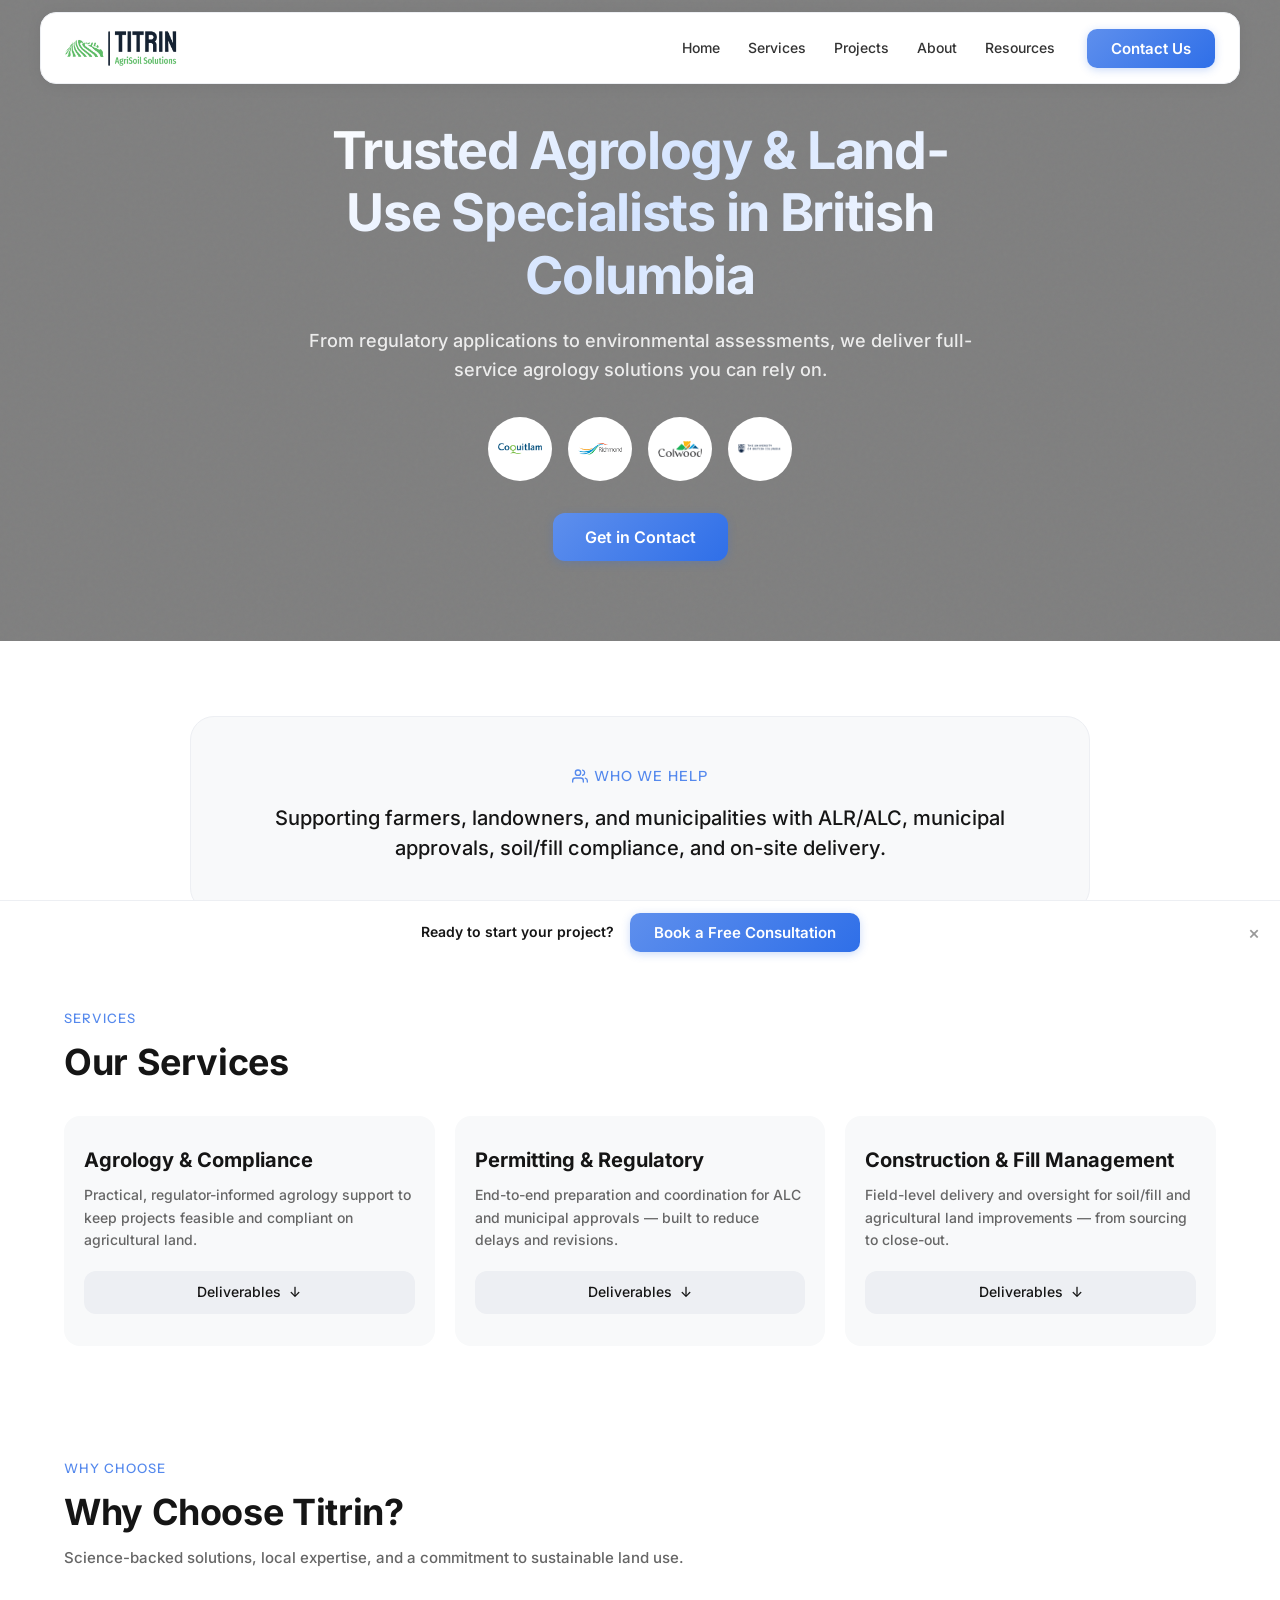
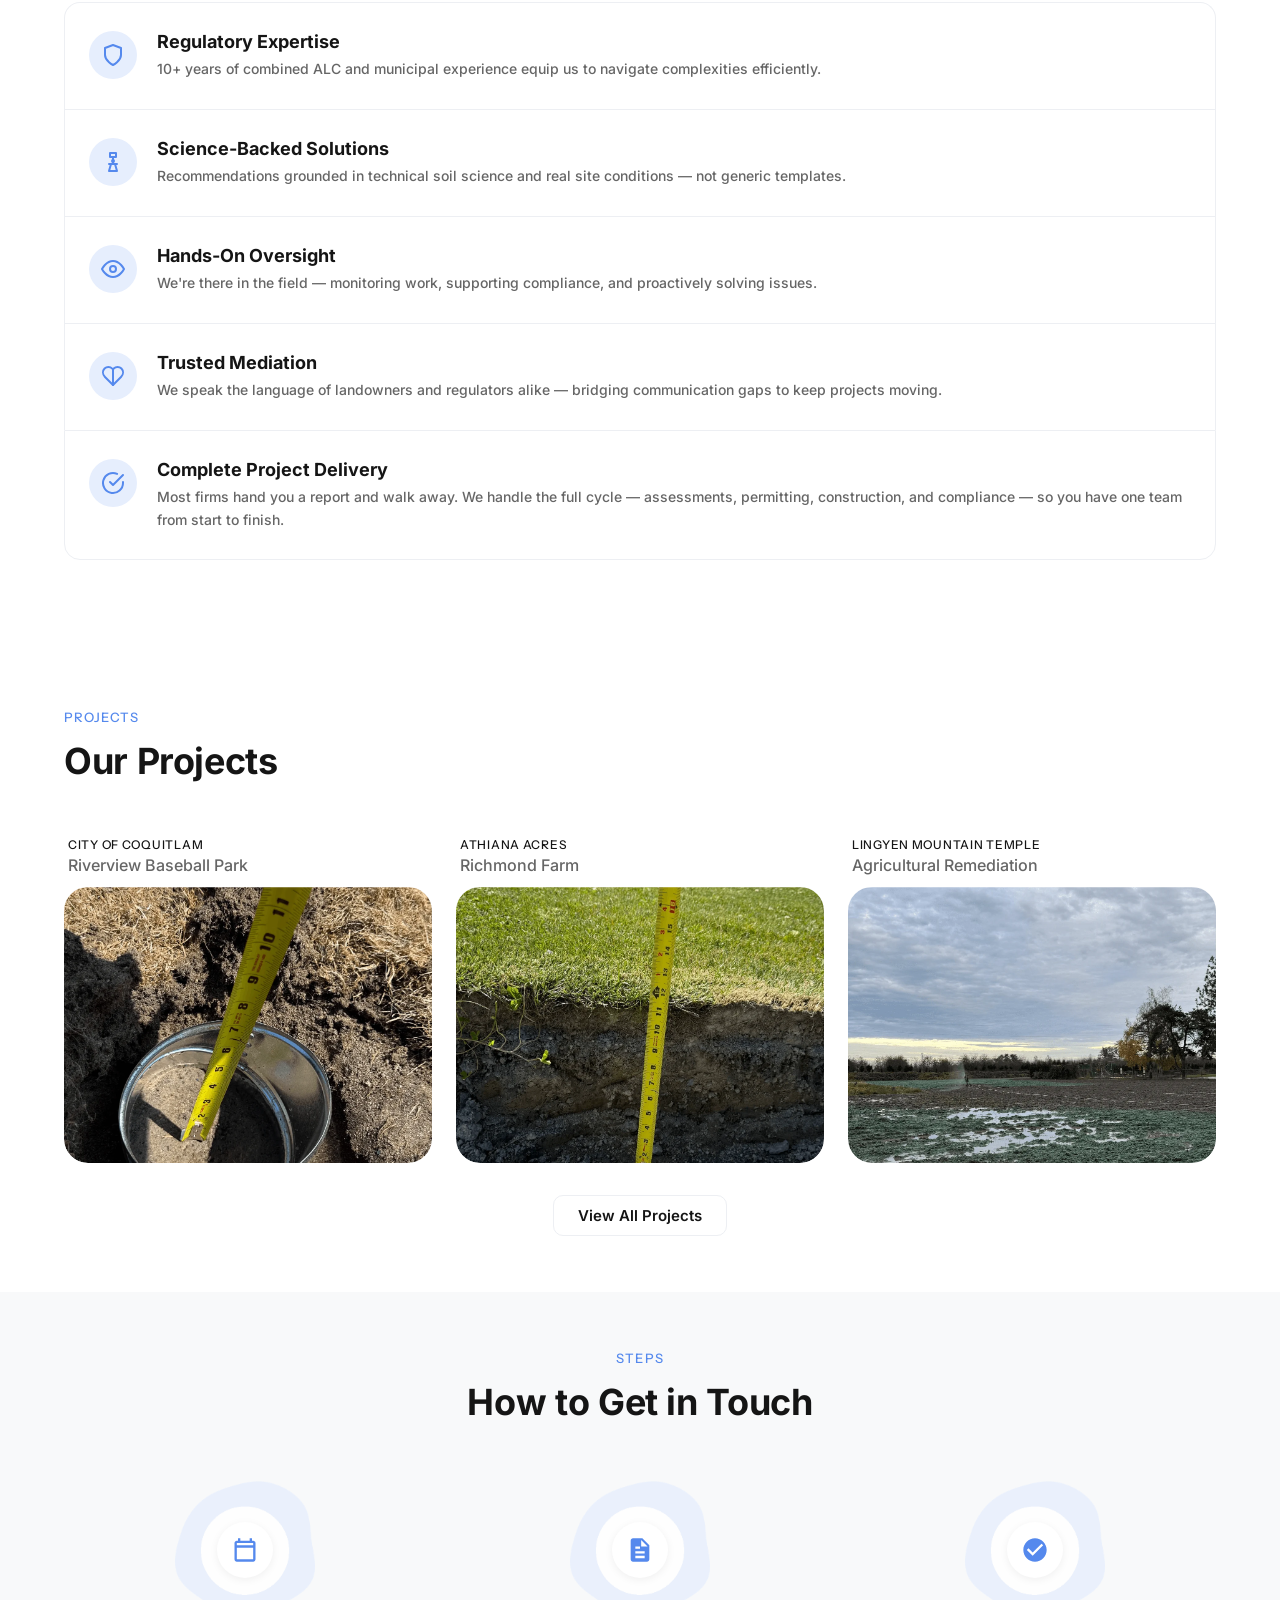
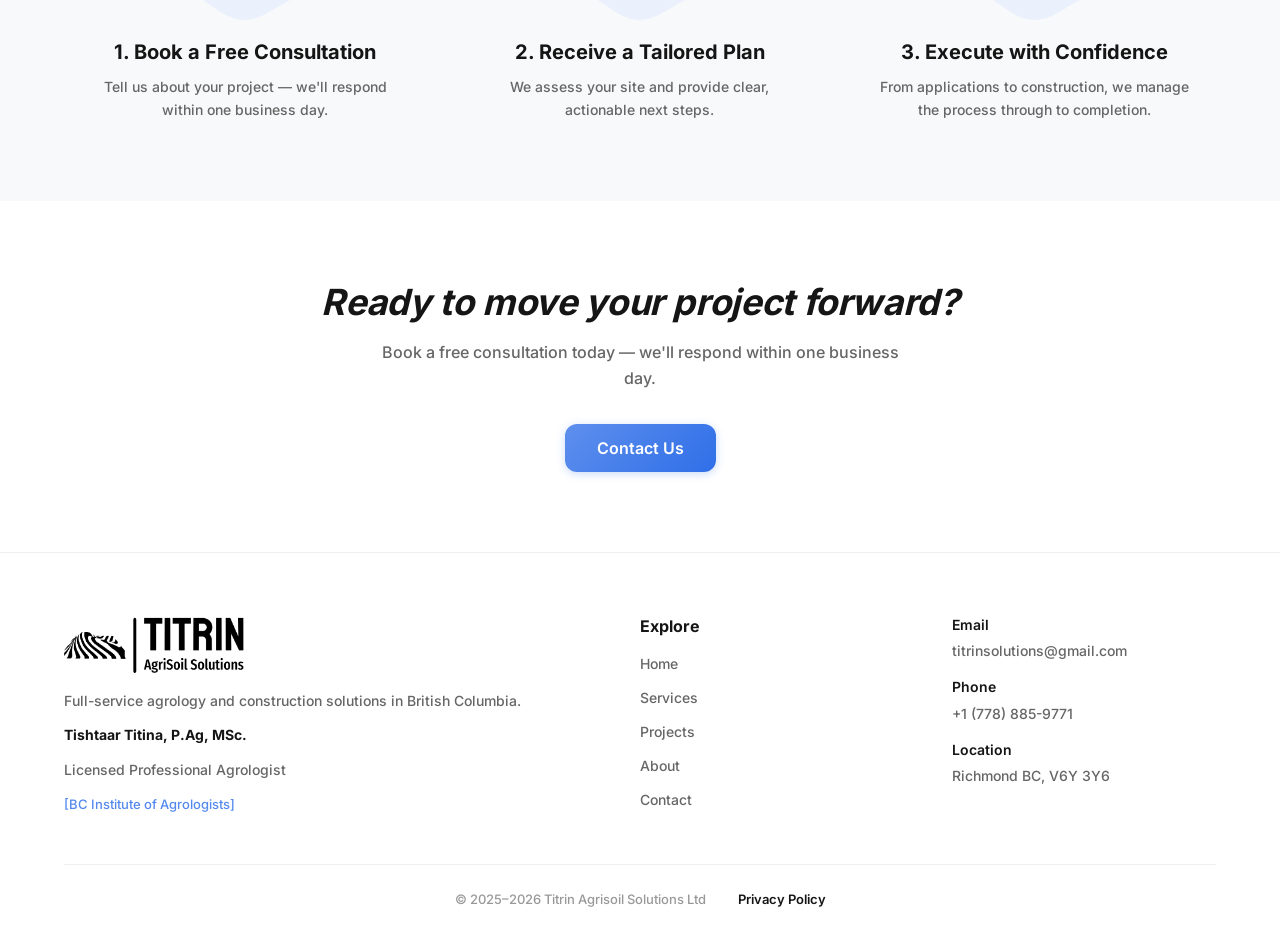
<file: site/index.html>
<!DOCTYPE html>
<html lang="en" style="background:#fff"><style>body{opacity:0;transition:opacity 0.4s ease}body.loaded{opacity:1}</style>
<head>
  <meta charset="utf-8">
  <meta name="theme-color" content="#ffffff">
  <meta name="viewport" content="width=device-width, initial-scale=1">
  <title>Titrin Agrisoil Solutions | Agrology & Land-Use Specialists in BC</title>
  <meta name="keywords" content="agrology, agrologist, ALC application, agricultural land reserve, soil assessment, farm plan, municipal permitting, construction oversight, Richmond BC, British Columbia">
  <meta name="description" content="Trusted agrology and land-use specialists in British Columbia. Expert ALC applications, agricultural soil assessments, farm plans, municipal permitting, and construction oversight in Richmond BC. Book a free consultation.">
  <meta property="og:type" content="website">
  <meta property="og:url" content="https://titrin.ca/">
  <meta property="og:image" content="https://titrin.ca/images/titrin-logo.png">
  <meta property="og:title" content="Titrin Agrisoil Solutions | Agrology & Land-Use Specialists in BC">
  <meta property="og:description" content="Trusted agrology and land-use specialists in British Columbia. Expert ALC applications, agricultural soil assessments, farm plans, municipal permitting, and construction oversight in Richmond BC. Book a free consultation.">
  <meta name="twitter:card" content="summary_large_image">
  <meta name="twitter:title" content="Titrin Agrisoil Solutions | Agrology & Land-Use Specialists in BC">
  <meta name="twitter:description" content="Trusted agrology and land-use specialists in British Columbia. Expert ALC applications, agricultural soil assessments, farm plans, municipal permitting, and construction oversight in Richmond BC. Book a free consultation.">
  <link rel="icon" href="images/favicon-light.png" media="(prefers-color-scheme: light)">
  <link rel="icon" href="images/favicon-dark.png" media="(prefers-color-scheme: dark)">
  <link rel="apple-touch-icon" href="images/touch-icon.png">
  <link rel="preload" href="css/styles.css?v=1774853017" as="style">
  <link rel="stylesheet" href="css/styles.css?v=1774853017">
  <link rel="alternate" hreflang="en-ca" href="https://titrin.ca/">
  <link rel="canonical" href="https://titrin.ca/">
  <script type="application/ld+json">
  {
    "@context": "https://schema.org",
    "@type": "LocalBusiness",
    "name": "Titrin Agrisoil Solutions",
    "description": "Trusted agrology and land-use specialists in British Columbia. ALC applications, soil assessments, farm plans, permitting, and construction oversight.",
    "url": "https://titrin.ca",
    "telephone": "+17788859771",
    "email": "titrinsolutions@gmail.com",
    "address": {
      "@type": "PostalAddress",
      "addressLocality": "Richmond",
      "addressRegion": "BC",
      "postalCode": "V6Y 3Y6",
      "addressCountry": "CA"
    },
    "geo": {
      "@type": "GeoCoordinates",
      "latitude": 49.1666,
      "longitude": -123.1336
    },
    "founder": {
      "@type": "Person",
      "name": "Tishtaar Titina",
      "jobTitle": "Professional Agrologist (P.Ag.)",
      "honorificSuffix": "MSc."
    },
    "areaServed": {
      "@type": "Place",
      "name": "British Columbia, Canada"
    },
    "serviceType": ["Agrology", "ALC Applications", "Soil Assessments", "Farm Plans", "Municipal Permitting", "Construction Oversight", "Environmental Assessments"],
    "priceRange": "$$",
    "image": "https://titrin.ca/images/titrin-logo.png",
    "sameAs": ["https://www.bcia.com"]
  }
  </script>
  <meta name="geo.region" content="CA-BC">
  <meta name="geo.placename" content="Richmond">
  <meta name="geo.position" content="49.1666;-123.1336">
  <meta name="ICBM" content="49.1666, -123.1336">
</head>
<body>

  <!-- Scroll Progress Bar -->
  <div class="scroll-progress" aria-hidden="true"></div>


  <!-- Custom Cursor (desktop) -->
  <div class="custom-cursor" aria-hidden="true"></div>
  <div class="custom-cursor-ring" aria-hidden="true"></div>

  <!-- ========== HEADER ========== -->
  <header class="site-header" role="banner">
    <div class="header-bar">
      <a href="index.html" class="header-logo" aria-label="Titrin AgriSoil Solutions - Home">
        <img src="images/titrin-logo.png" alt="Titrin AgriSoil Solutions" width="140" height="40">
      </a>

      <nav class="header-nav" aria-label="Main navigation">
        <ul class="nav-links">
          <li><a href="index.html" class="nav-link active" aria-current="page">Home</a></li>
          <li><a href="#services" class="nav-link">Services</a></li>
          <li><a href="projects.html" class="nav-link">Projects</a></li>
          <li><a href="about.html" class="nav-link">About</a></li>
          <li><a href="blog/" class="nav-link">Resources</a></li>
        </ul>
        <a href="contact.html" class="btn btn-primary nav-cta">Contact Us</a>
      </nav>

      <button class="hamburger" type="button" aria-label="Toggle navigation menu" aria-expanded="false" aria-controls="mobile-menu">
        <span class="hamburger-line"></span>
        <span class="hamburger-line"></span>
        <span class="hamburger-line"></span>
      </button>
    </div>

    <nav class="mobile-menu" id="mobile-menu" aria-label="Mobile navigation" hidden>
      <ul class="mobile-nav-links">
        <li><a href="index.html" class="mobile-nav-link active" aria-current="page">Home</a></li>
        <li><a href="#services" class="mobile-nav-link">Services</a></li>
        <li><a href="projects.html" class="mobile-nav-link">Projects</a></li>
        <li><a href="about.html" class="mobile-nav-link">About</a></li>
        <li><a href="blog/" class="mobile-nav-link">Resources</a></li>
        <li><a href="contact.html" class="btn btn-primary mobile-nav-cta">Contact Us</a></li>
      </ul>
    </nav>
  </header>

  <main>

    <!-- ========== HERO ========== -->
    <section class="hero" aria-label="Introduction">
      <div class="hero-media">
        <video class="hero-video" autoplay muted loop playsinline>
          <source src="images/hero-video.mp4" type="video/mp4">
        </video>
        <div class="hero-overlay"></div>
        <div class="hero-texture" aria-hidden="true"></div>
      </div>

      <div class="hero-content container">
        <h1>Trusted Agrology &amp; Land-Use Specialists in British Columbia</h1>
        <p class="hero-subtitle">From regulatory applications to environmental assessments, we deliver full-service agrology solutions you can rely on.</p>

        <div class="trust-badges" aria-label="Credentials and certifications">
          <img src="images/coquitlam-logo.png" alt="City of Coquitlam logo" width="80" height="80" loading="lazy">
          <img src="images/richmond-logo.png" alt="City of Richmond logo" width="80" height="80" loading="lazy">
          <img src="images/colwood-logo.png" alt="City of Colwood logo" width="80" height="80" loading="lazy">
          <img src="images/bcia-logo.png" alt="BC Institute of Agrologists" width="80" height="80" loading="lazy">
        </div>

        <a href="contact.html" class="btn btn-primary btn-lg">Get in Contact</a>
      </div>
    </section>

    <!-- Wave Divider -->
    <div class="wave-divider wave-divider--white" aria-hidden="true">
      <svg viewBox="0 0 1440 60" preserveAspectRatio="none"><path d="M0,60 C360,0 720,40 1080,10 C1260,0 1380,20 1440,30 L1440,60 Z"/></svg>
    </div>

    <!-- ========== WHO WE HELP ========== -->
    <section class="who-we-help" aria-labelledby="who-we-help-heading">
      <div class="container">
        <div class="who-we-help-card animate-on-scroll">
          <div class="section-label">
            <svg class="section-label-icon" width="16" height="16" viewBox="0 0 24 24" fill="none" stroke="currentColor" stroke-width="2" stroke-linecap="round" stroke-linejoin="round" aria-hidden="true">
              <path d="M17 21v-2a4 4 0 0 0-4-4H5a4 4 0 0 0-4 4v2"/>
              <circle cx="9" cy="7" r="4"/>
              <path d="M23 21v-2a4 4 0 0 0-3-3.87"/>
              <path d="M16 3.13a4 4 0 0 1 0 7.75"/>
            </svg>
            <span>Who We Help</span>
          </div>
          <p class="who-we-help-text" id="who-we-help-heading">Supporting farmers, landowners, and municipalities with ALR/ALC, municipal approvals, soil/fill compliance, and on-site delivery.</p>
        </div>
      </div>
    </section>

    <!-- ========== SERVICES ========== -->
    <section class="services" id="services" aria-labelledby="services-heading">
      <div class="container">
        <div class="section-label animate-on-scroll"><span>Services</span></div>
        <h2 id="services-heading" class="animate-on-scroll delay-1">Our Services</h2>

        <div class="services-grid">
          <article class="service-card animate-on-scroll delay-1">
            <h3>Agrology &amp; Compliance</h3>
            <p>Practical, regulator-informed agrology support to keep projects feasible and compliant on agricultural land.</p>
            <button class="service-link" data-expand="true">Deliverables <span aria-hidden="true">&darr;</span></button>
            <div class="service-card-details">
              <ul>
                <li>Agricultural capability assessments</li>
                <li>Farm plans &amp; agricultural rationale memos</li>
                <li>Soil sampling &amp; analysis reports</li>
                <li>ALC application support</li>
                <li>Compliance monitoring &amp; sign-off</li>
              </ul>
            </div>
          </article>

          <article class="service-card animate-on-scroll delay-2">
            <h3>Permitting &amp; Regulatory</h3>
            <p>End-to-end preparation and coordination for ALC and municipal approvals — built to reduce delays and revisions.</p>
            <button class="service-link" data-expand="true">Deliverables <span aria-hidden="true">&darr;</span></button>
            <div class="service-card-details">
              <ul>
                <li>ALC application narratives &amp; packages</li>
                <li>Municipal permit coordination</li>
                <li>Stakeholder liaison &amp; response support</li>
                <li>Regulatory compliance tracking</li>
                <li>Council report &amp; briefing support</li>
              </ul>
            </div>
          </article>

          <article class="service-card animate-on-scroll delay-3">
            <h3>Construction &amp; Fill Management</h3>
            <p>Field-level delivery and oversight for soil/fill and agricultural land improvements — from sourcing to close-out.</p>
            <button class="service-link" data-expand="true">Deliverables <span aria-hidden="true">&darr;</span></button>
            <div class="service-card-details">
              <ul>
                <li>Fill/grading plans &amp; soil placement oversight</li>
                <li>Site inspection &amp; photo documentation</li>
                <li>Closure reports &amp; compliance sign-off</li>
                <li>Construction sequencing guidance</li>
                <li>Bond release support packages</li>
              </ul>
            </div>
          </article>
        </div>
      </div>
    </section>

    <!-- ========== WHY CHOOSE ========== -->
    <section class="why-choose" aria-labelledby="why-choose-heading">
      <div class="container">
        <div class="section-label animate-on-scroll"><span>Why Choose</span></div>
        <h2 id="why-choose-heading" class="animate-on-scroll delay-1">Why Choose Titrin?</h2>
        <p class="section-subtitle animate-on-scroll delay-2">Science-backed solutions, local expertise, and a commitment to sustainable land use.</p>

        <div class="features-list">
          <article class="feature-row animate-on-scroll delay-1">
            <div class="feature-row-icon" aria-hidden="true">
              <svg width="24" height="24" viewBox="0 0 24 24" fill="none" stroke="currentColor" stroke-width="2" stroke-linecap="round" stroke-linejoin="round">
                <path d="M12 22s8-4 8-10V5l-8-3-8 3v7c0 6 8 10 8 10z"/>
              </svg>
            </div>
            <div class="feature-row-content">
              <h3>Regulatory Expertise</h3>
              <p>10+ years of combined ALC and municipal experience equip us to navigate complexities efficiently.</p>
            </div>
          </article>

          <article class="feature-row animate-on-scroll delay-2">
            <div class="feature-row-icon" aria-hidden="true">
              <svg width="24" height="24" viewBox="0 0 24 24" fill="none" stroke="currentColor" stroke-width="2" stroke-linecap="round" stroke-linejoin="round">
                <path d="M9 3h6v4H9z"/>
                <path d="M12 7v7"/>
                <path d="M8 14h8"/>
                <path d="M10 14l-2 7h8l-2-7"/>
                <circle cx="12" cy="11" r="1"/>
              </svg>
            </div>
            <div class="feature-row-content">
              <h3>Science-Backed Solutions</h3>
              <p>Recommendations grounded in technical soil science and real site conditions — not generic templates.</p>
            </div>
          </article>

          <article class="feature-row animate-on-scroll delay-3">
            <div class="feature-row-icon" aria-hidden="true">
              <svg width="24" height="24" viewBox="0 0 24 24" fill="none" stroke="currentColor" stroke-width="2" stroke-linecap="round" stroke-linejoin="round">
                <path d="M1 12s4-8 11-8 11 8 11 8-4 8-11 8-11-8-11-8z"/>
                <circle cx="12" cy="12" r="3"/>
              </svg>
            </div>
            <div class="feature-row-content">
              <h3>Hands-On Oversight</h3>
              <p>We're there in the field — monitoring work, supporting compliance, and proactively solving issues.</p>
            </div>
          </article>

          <article class="feature-row animate-on-scroll delay-4">
            <div class="feature-row-icon" aria-hidden="true">
              <svg width="24" height="24" viewBox="0 0 24 24" fill="none" stroke="currentColor" stroke-width="2" stroke-linecap="round" stroke-linejoin="round">
                <path d="M20.42 4.58a5.4 5.4 0 0 0-7.65 0l-.77.78-.77-.78a5.4 5.4 0 0 0-7.65 0C1.46 6.7 1.33 10.28 4 13l8 8 8-8c2.67-2.72 2.54-6.3.42-8.42z"/>
                <path d="M12 5.36V21"/>
              </svg>
            </div>
            <div class="feature-row-content">
              <h3>Trusted Mediation</h3>
              <p>We speak the language of landowners and regulators alike — bridging communication gaps to keep projects moving.</p>
            </div>
          </article>

          <article class="feature-row animate-on-scroll delay-5">
            <div class="feature-row-icon" aria-hidden="true">
              <svg width="24" height="24" viewBox="0 0 24 24" fill="none" stroke="currentColor" stroke-width="2" stroke-linecap="round" stroke-linejoin="round">
                <path d="M22 11.08V12a10 10 0 1 1-5.93-9.14"/>
                <polyline points="22 4 12 14.01 9 11.01"/>
              </svg>
            </div>
            <div class="feature-row-content">
              <h3>Complete Project Delivery</h3>
              <p>Most firms hand you a report and walk away. We handle the full cycle — assessments, permitting, construction, and compliance — so you have one team from start to finish.</p>
            </div>
          </article>
        </div>
      </div>
    </section>

    <!-- Wave Divider -->
    <div class="wave-divider wave-divider--white wave-divider--flip" aria-hidden="true">
      <svg viewBox="0 0 1440 60" preserveAspectRatio="none"><path d="M0,0 C240,50 480,20 720,40 C960,55 1200,10 1440,30 L1440,60 L0,60 Z"/></svg>
    </div>

    <!-- ========== PROJECTS PREVIEW ========== -->
    <section class="projects-preview" aria-labelledby="projects-heading">
      <div class="container">
        <div class="section-label animate-on-scroll"><span>Projects</span></div>
        <h2 id="projects-heading" class="animate-on-scroll delay-1">Our Projects</h2>

        <div class="projects-grid">
          <article class="project-card animate-on-scroll delay-1">
            <div class="project-card-body">
              <span class="project-client">City of Coquitlam</span>
              <h3>Riverview Baseball Park</h3>
            </div>
            <div class="project-card-image">
              <picture><source srcset="images/riverview-baseball-park.webp" type="image/webp"><img src="images/riverview-baseball-park.png" alt="Riverview Baseball Park project site" width="400" height="300" loading="lazy"></picture>
            </div>
          </article>

          <article class="project-card animate-on-scroll delay-2">
            <div class="project-card-body">
              <span class="project-client">Athiana Acres</span>
              <h3>Richmond Farm</h3>
            </div>
            <div class="project-card-image">
              <picture><source srcset="images/athiana-acres-richmond-farm.webp" type="image/webp"><img src="images/athiana-acres-richmond-farm.png" alt="Richmond Farm project site" width="400" height="300" loading="lazy"></picture>
            </div>
          </article>

          <article class="project-card animate-on-scroll delay-3">
            <div class="project-card-body">
              <span class="project-client">LingYen Mountain Temple</span>
              <h3>Agricultural Remediation</h3>
            </div>
            <div class="project-card-image">
              <picture><source srcset="images/lingyen-temple-remediation.webp" type="image/webp"><img src="images/lingyen-temple-remediation.jpeg" alt="LingYen Mountain Temple remediation site" width="400" height="300" loading="lazy"></picture>
            </div>
          </article>
        </div>

        <div class="section-cta">
          <a href="projects.html" class="btn btn-outline">View All Projects</a>
        </div>
      </div>
    </section>

    <!-- ========== HOW TO GET IN TOUCH ========== -->
    <section class="steps" aria-labelledby="steps-heading">
      <div class="container">
        <div class="section-label animate-on-scroll"><span>Steps</span></div>
        <h2 id="steps-heading" class="animate-on-scroll delay-1">How to Get in Touch</h2>

        <div class="steps-grid">
          <article class="step-card animate-on-scroll delay-1">
            <div class="step-icon-wrap">
              <img class="step-icon-bg" src="images/aDUoPr0FFMFXt9i0927laRVCEkk.png" alt="" aria-hidden="true" width="120" height="120" loading="lazy">
              <div class="step-icon-circle">
                <svg width="28" height="28" viewBox="0 0 24 24" fill="var(--color-primary)" aria-hidden="true">
                  <path d="M19 4h-1V2h-2v2H8V2H6v2H5c-1.1 0-2 .9-2 2v14c0 1.1.9 2 2 2h14c1.1 0 2-.9 2-2V6c0-1.1-.9-2-2-2zm0 16H5V10h14v10zm0-12H5V6h14v2z"/>
                </svg>
              </div>
            </div>
            <h3>1. Book a Free Consultation</h3>
            <p>Tell us about your project — we'll respond within one business day.</p>
          </article>

          <article class="step-card animate-on-scroll delay-2">
            <div class="step-icon-wrap">
              <img class="step-icon-bg" src="images/aDUoPr0FFMFXt9i0927laRVCEkk.png" alt="" aria-hidden="true" width="120" height="120" loading="lazy">
              <div class="step-icon-circle">
                <svg width="28" height="28" viewBox="0 0 24 24" fill="var(--color-primary)" aria-hidden="true">
                  <path d="M14 2H6c-1.1 0-2 .9-2 2v16c0 1.1.9 2 2 2h12c1.1 0 2-.9 2-2V8l-6-6zm-1 7V3.5L18.5 9H13zM8 13h8v2H8v-2zm0 4h8v2H8v-2zm0-8h4v2H8V9z"/>
                </svg>
              </div>
            </div>
            <h3>2. Receive a Tailored Plan</h3>
            <p>We assess your site and provide clear, actionable next steps.</p>
          </article>

          <article class="step-card animate-on-scroll delay-3">
            <div class="step-icon-wrap">
              <img class="step-icon-bg" src="images/aDUoPr0FFMFXt9i0927laRVCEkk.png" alt="" aria-hidden="true" width="120" height="120" loading="lazy">
              <div class="step-icon-circle">
                <svg width="28" height="28" viewBox="0 0 24 24" fill="var(--color-primary)" aria-hidden="true">
                  <path d="M12 2C6.48 2 2 6.48 2 12s4.48 10 10 10 10-4.48 10-10S17.52 2 12 2zm-2 15l-5-5 1.41-1.41L10 14.17l7.59-7.59L19 8l-9 9z"/>
                </svg>
              </div>
            </div>
            <h3>3. Execute with Confidence</h3>
            <p>From applications to construction, we manage the process through to completion.</p>
          </article>
        </div>
      </div>
    </section>

    <!-- ========== CTA BANNER ========== -->
    <section class="cta-banner cta-banner--full" aria-label="Call to action">
      <div class="cta-banner-inner animate-on-scroll">
        <h2>Ready to move your project forward?</h2>
        <p>Book a free consultation today — we'll respond within one business day.</p>
        <a href="contact.html" class="btn btn-primary btn-lg">Contact Us</a>
      </div>
    </section>

  </main>

  <!-- ========== FOOTER ========== -->
  <footer class="site-footer" role="contentinfo">
    <div class="container">
      <div class="footer-grid">
        <div class="footer-brand">
          <picture><source srcset="images/titrin-logo-dark.webp" type="image/webp"><img src="images/titrin-logo-dark.png" alt="Titrin AgriSoil Solutions" class="footer-logo" width="160" height="46" loading="lazy"></picture>
          <p>Full-service agrology and construction solutions in British Columbia.</p>
          <p class="footer-credential"><strong>Tishtaar Titina, P.Ag, MSc.</strong></p>
          <p class="footer-credential">Licensed Professional Agrologist</p>
          <p class="footer-credential"><a href="https://www.bcia.com" class="footer-link" target="_blank" rel="noopener noreferrer">[BC Institute of Agrologists]</a></p>
        </div>

        <div class="footer-nav">
          <h4>Explore</h4>
          <ul>
            <li><a href="index.html">Home</a></li>
            <li><a href="#services">Services</a></li>
            <li><a href="projects.html">Projects</a></li>
            <li><a href="about.html">About</a></li>
            <li><a href="contact.html">Contact</a></li>
          </ul>
        </div>

        <div class="footer-contact">
          <h4>Email</h4>
          <a href="mailto:titrinsolutions@gmail.com">titrinsolutions@gmail.com</a>

          <h4>Phone</h4>
          <a href="tel:+17788859771">+1 (778) 885-9771</a>

          <h4>Location</h4>
          <p>Richmond BC, V6Y 3Y6</p>
        </div>
      </div>

      <div class="footer-bottom">
        <p>&copy; 2025–2026 Titrin Agrisoil Solutions Ltd</p>
        <a href="privacy-policy.html">Privacy Policy</a>
      </div>
    </div>
  </footer>

  <!-- Back to Top Button -->
  <button class="back-to-top" aria-label="Back to top">
    <svg width="20" height="20" viewBox="0 0 24 24" fill="none" stroke="currentColor" stroke-width="2.5" stroke-linecap="round" stroke-linejoin="round"><polyline points="18 15 12 9 6 15"/></svg>
  </button>

  <!-- Sticky CTA Bar -->
  <div class="sticky-cta" role="complementary" aria-label="Quick contact">
    <span class="sticky-cta__text">Ready to start your project?</span>
    <a href="contact.html" class="btn btn-primary btn-sm">Book a Free Consultation</a>
    <button class="sticky-cta__close" aria-label="Dismiss">&times;</button>
  </div>



  <script>requestAnimationFrame(function(){document.body.classList.add("loaded")})</script>
  <script defer src="js/main.js?v=1774853017"></script>
</body>
</html>
</file>
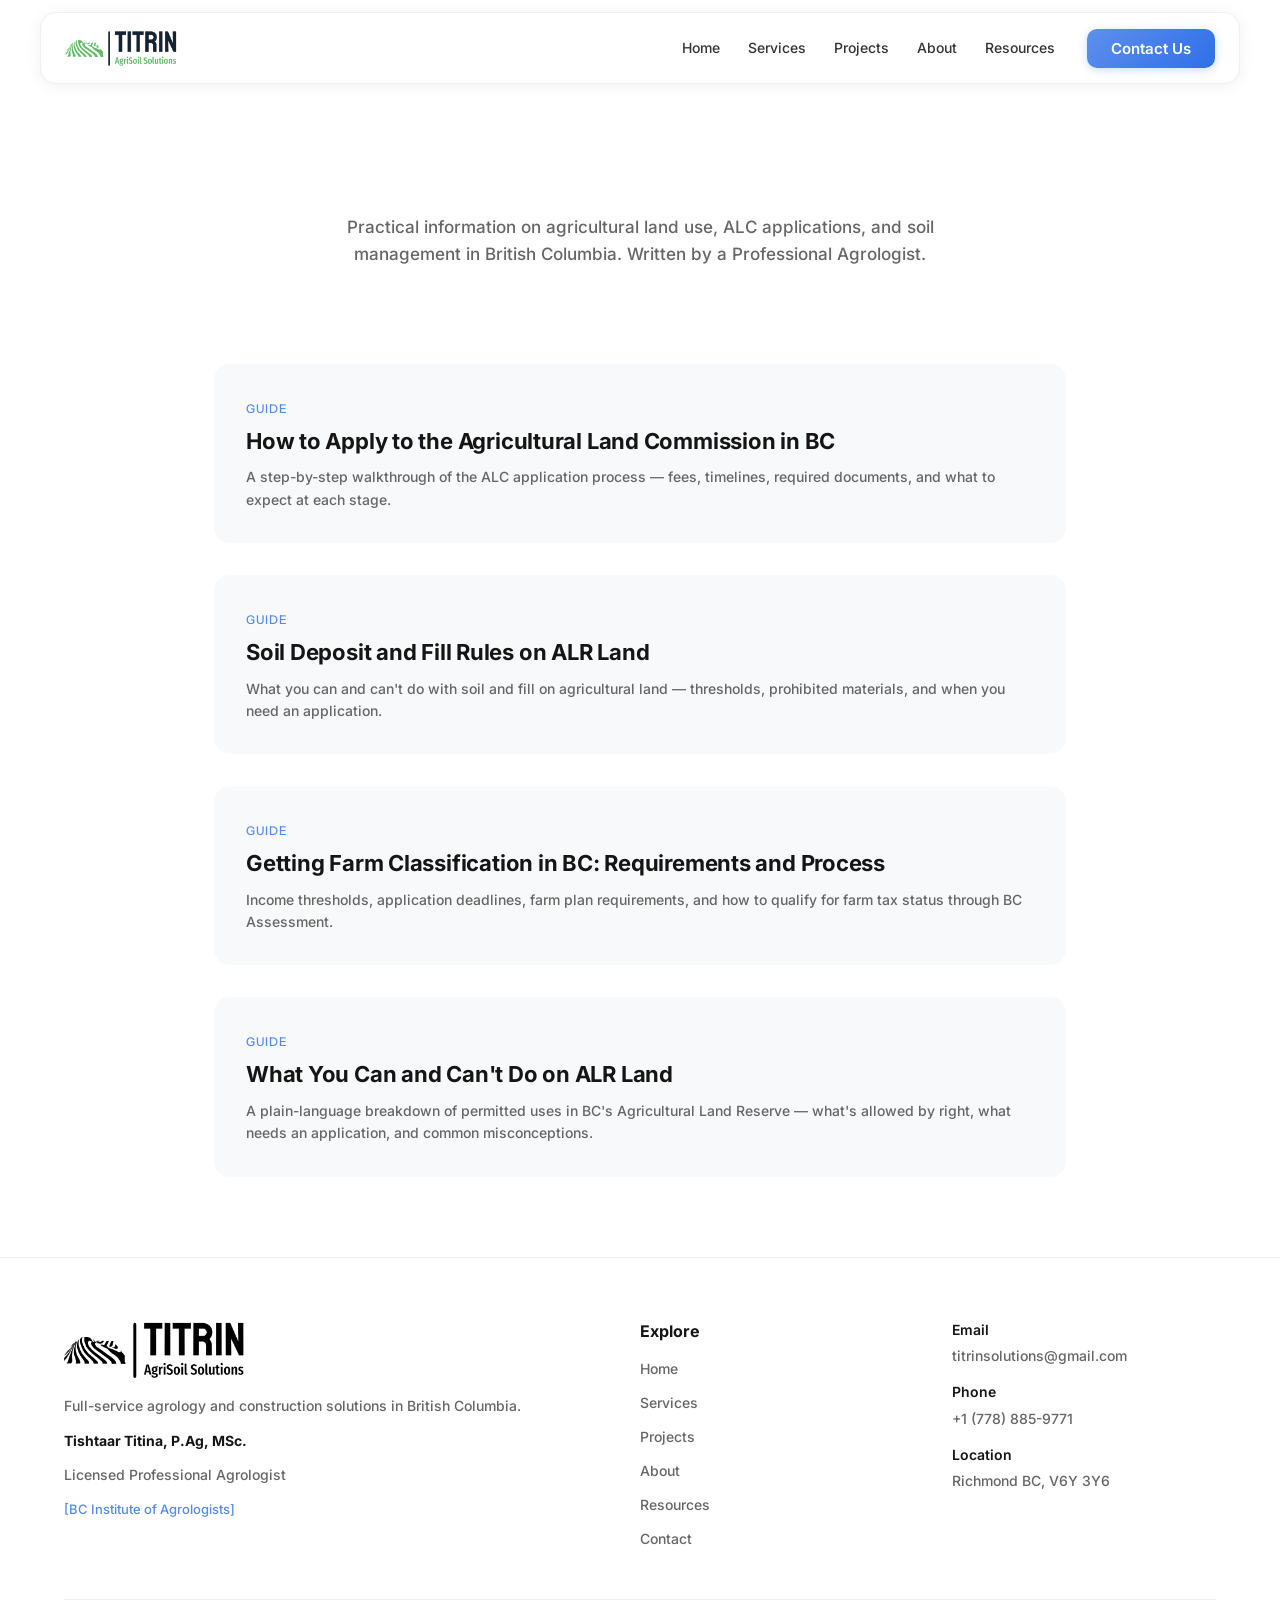
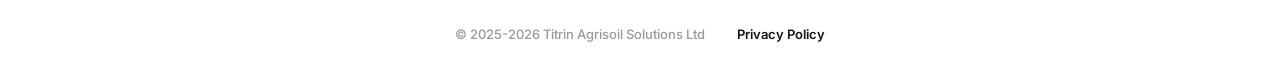
<file: site/blog/index.html>
<!DOCTYPE html>
<html lang="en" style="background:#fff">
<head>
  <meta charset="utf-8">
  <meta name="theme-color" content="#ffffff">
  <meta name="viewport" content="width=device-width, initial-scale=1">
  <title>Resources & Guides | Titrin Agrisoil Solutions</title>
  <meta name="keywords" content="ALC application guide, agricultural land reserve, soil assessment BC, farm plan, agrology resources">
  <meta name="description" content="Practical guides on ALC applications, soil assessments, farm plans, and agricultural land use in British Columbia. Written by a Professional Agrologist.">
  <meta property="og:type" content="website">
  <meta property="og:url" content="https://titrin.ca/blog/">
  <meta property="og:image" content="https://titrin.ca/images/titrin-logo.png">
  <meta property="og:title" content="Resources & Guides | Titrin Agrisoil Solutions">
  <meta property="og:description" content="Practical guides on ALC applications, soil assessments, farm plans, and agricultural land use in British Columbia.">
  <link rel="alternate" hreflang="en-ca" href="https://titrin.ca/blog/">
  <link rel="canonical" href="https://titrin.ca/blog/">
  <link rel="icon" href="../images/favicon-light.png" media="(prefers-color-scheme: light)">
  <link rel="icon" href="../images/favicon-dark.png" media="(prefers-color-scheme: dark)">
  <link rel="stylesheet" href="../css/styles.css">
  <link rel="alternate" type="application/rss+xml" title="Titrin Resources" href="feed.xml">
</head>
<body>

  <header class="site-header" role="banner">
    <div class="header-bar">
      <a href="../index.html" class="header-logo"><img src="../images/titrin-logo.png" alt="Titrin AgriSoil Solutions" width="140" height="40"></a>
      <nav class="header-nav">
        <ul class="nav-links">
          <li><a href="../index.html" class="nav-link">Home</a></li>
          <li><a href="../index.html#services" class="nav-link">Services</a></li>
          <li><a href="../projects.html" class="nav-link">Projects</a></li>
          <li><a href="../about.html" class="nav-link">About</a></li>
          <li><a href="./" class="nav-link">Resources</a></li>
        </ul>
        <a href="../contact.html" class="btn btn-primary nav-cta">Contact Us</a>
      </nav>
      <button class="hamburger" type="button" aria-label="Toggle navigation menu" aria-expanded="false" aria-controls="mobile-menu">
        <span class="hamburger-line"></span><span class="hamburger-line"></span><span class="hamburger-line"></span>
      </button>
    </div>
    <nav class="mobile-menu" id="mobile-menu" hidden>
      <ul class="mobile-nav-links">
        <li><a href="../index.html" class="mobile-nav-link">Home</a></li>
        <li><a href="../index.html#services" class="mobile-nav-link">Services</a></li>
        <li><a href="../projects.html" class="mobile-nav-link">Projects</a></li>
        <li><a href="../about.html" class="mobile-nav-link">About</a></li>
        <li><a href="./" class="mobile-nav-link">Resources</a></li>
        <li><a href="../contact.html" class="btn btn-primary mobile-nav-cta">Contact Us</a></li>
      </ul>
    </nav>
  </header>

  <main>
    <section class="page-intro" style="background:var(--color-white);padding:140px 24px 48px;">
      <div class="container" style="text-align:center;">
        <h1>Resources &amp; Guides</h1>
        <p style="font-size:17px;color:var(--color-medium-gray);max-width:640px;margin:16px auto 0;">Practical information on agricultural land use, ALC applications, and soil management in British Columbia. Written by a Professional Agrologist.</p>
      </div>
    </section>

    <section style="padding:48px 24px 80px;">
      <div class="container" style="max-width:900px;margin:0 auto;">
        <div style="display:flex;flex-direction:column;gap:32px;">

          <a href="alc-application-guide.html" style="display:flex;gap:24px;align-items:flex-start;padding:32px;background:var(--color-off-white);border-radius:16px;text-decoration:none;color:inherit;transition:box-shadow 0.2s ease,transform 0.2s ease; blog-card">
            <div style="flex:1;">
              <span style="font-family:var(--font-accent);font-size:12px;font-weight:500;text-transform:uppercase;letter-spacing:0.06em;color:var(--color-primary);">Guide</span>
              <h2 style="font-size:22px;margin:8px 0 12px;">How to Apply to the Agricultural Land Commission in BC</h2>
              <p style="color:var(--color-medium-gray);font-size:14px;line-height:1.6;margin:0;">A step-by-step walkthrough of the ALC application process — fees, timelines, required documents, and what to expect at each stage.</p>
            </div>
          </a>

          <a href="soil-deposit-alr-guide.html" style="display:flex;gap:24px;align-items:flex-start;padding:32px;background:var(--color-off-white);border-radius:16px;text-decoration:none;color:inherit;transition:box-shadow 0.2s ease,transform 0.2s ease; blog-card">
            <div style="flex:1;">
              <span style="font-family:var(--font-accent);font-size:12px;font-weight:500;text-transform:uppercase;letter-spacing:0.06em;color:var(--color-primary);">Guide</span>
              <h2 style="font-size:22px;margin:8px 0 12px;">Soil Deposit and Fill Rules on ALR Land</h2>
              <p style="color:var(--color-medium-gray);font-size:14px;line-height:1.6;margin:0;">What you can and can't do with soil and fill on agricultural land — thresholds, prohibited materials, and when you need an application.</p>
            </div>
          </a>

          <a href="farm-classification-bc.html" style="display:flex;gap:24px;align-items:flex-start;padding:32px;background:var(--color-off-white);border-radius:16px;text-decoration:none;color:inherit;transition:box-shadow 0.2s ease,transform 0.2s ease; blog-card">
            <div style="flex:1;">
              <span style="font-family:var(--font-accent);font-size:12px;font-weight:500;text-transform:uppercase;letter-spacing:0.06em;color:var(--color-primary);">Guide</span>
              <h2 style="font-size:22px;margin:8px 0 12px;">Getting Farm Classification in BC: Requirements and Process</h2>
              <p style="color:var(--color-medium-gray);font-size:14px;line-height:1.6;margin:0;">Income thresholds, application deadlines, farm plan requirements, and how to qualify for farm tax status through BC Assessment.</p>
            </div>
          </a>

          <a href="permitted-uses-alr.html" style="display:flex;gap:24px;align-items:flex-start;padding:32px;background:var(--color-off-white);border-radius:16px;text-decoration:none;color:inherit;transition:box-shadow 0.2s ease,transform 0.2s ease; blog-card">
            <div style="flex:1;">
              <span style="font-family:var(--font-accent);font-size:12px;font-weight:500;text-transform:uppercase;letter-spacing:0.06em;color:var(--color-primary);">Guide</span>
              <h2 style="font-size:22px;margin:8px 0 12px;">What You Can and Can't Do on ALR Land</h2>
              <p style="color:var(--color-medium-gray);font-size:14px;line-height:1.6;margin:0;">A plain-language breakdown of permitted uses in BC's Agricultural Land Reserve — what's allowed by right, what needs an application, and common misconceptions.</p>
            </div>
          </a>

        </div>
      </div>
    </section>
  </main>

  <footer class="site-footer" role="contentinfo">
    <div class="container">
      <div class="footer-grid">
        <div class="footer-brand">
          <picture><source srcset="../images/titrin-logo-dark.webp" type="image/webp"><img src="../images/titrin-logo-dark.png" alt="Titrin AgriSoil Solutions" class="footer-logo" width="160" height="46" loading="lazy"></picture>
          <p>Full-service agrology and construction solutions in British Columbia.</p>
          <p class="footer-credential"><strong>Tishtaar Titina, P.Ag, MSc.</strong></p>
          <p class="footer-credential">Licensed Professional Agrologist</p>
          <p class="footer-credential"><a href="https://www.bcia.com" class="footer-link" target="_blank" rel="noopener noreferrer">[BC Institute of Agrologists]</a></p>
        </div>
        <div class="footer-nav">
          <h4>Explore</h4>
          <ul>
            <li><a href="../index.html">Home</a></li>
            <li><a href="../index.html#services">Services</a></li>
            <li><a href="../projects.html">Projects</a></li>
            <li><a href="../about.html">About</a></li>
            <li><a href="./">Resources</a></li>
            <li><a href="../contact.html">Contact</a></li>
          </ul>
        </div>
        <div class="footer-contact">
          <h4>Email</h4>
          <a href="mailto:titrinsolutions@gmail.com">titrinsolutions@gmail.com</a>
          <h4>Phone</h4>
          <a href="tel:+17788859771">+1 (778) 885-9771</a>
          <h4>Location</h4>
          <p>Richmond BC, V6Y 3Y6</p>
        </div>
      </div>
      <div class="footer-bottom">
        <p>&copy; 2025-2026 Titrin Agrisoil Solutions Ltd</p>
        <a href="../privacy-policy.html">Privacy Policy</a>
      </div>
    </div>
  </footer>

  <script defer src="../js/main.js"></script>
</body>
</html>
</file>
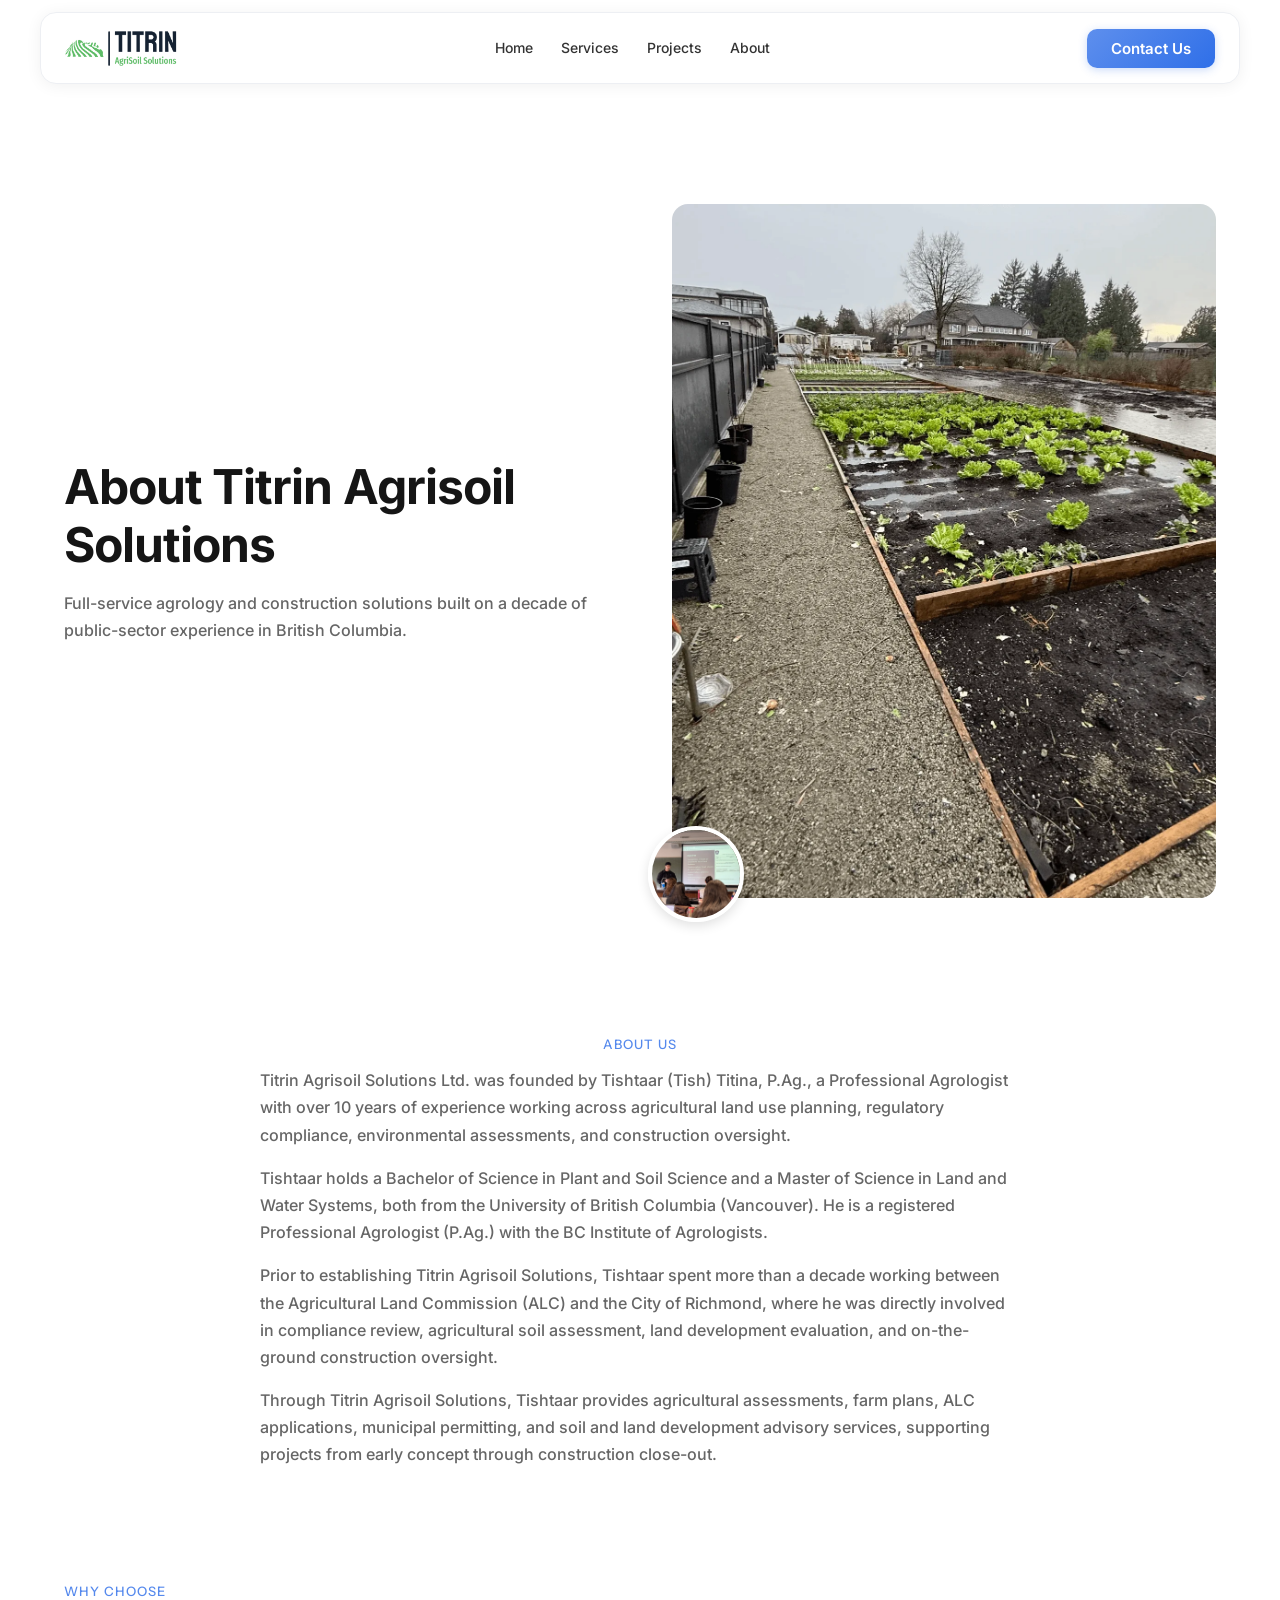
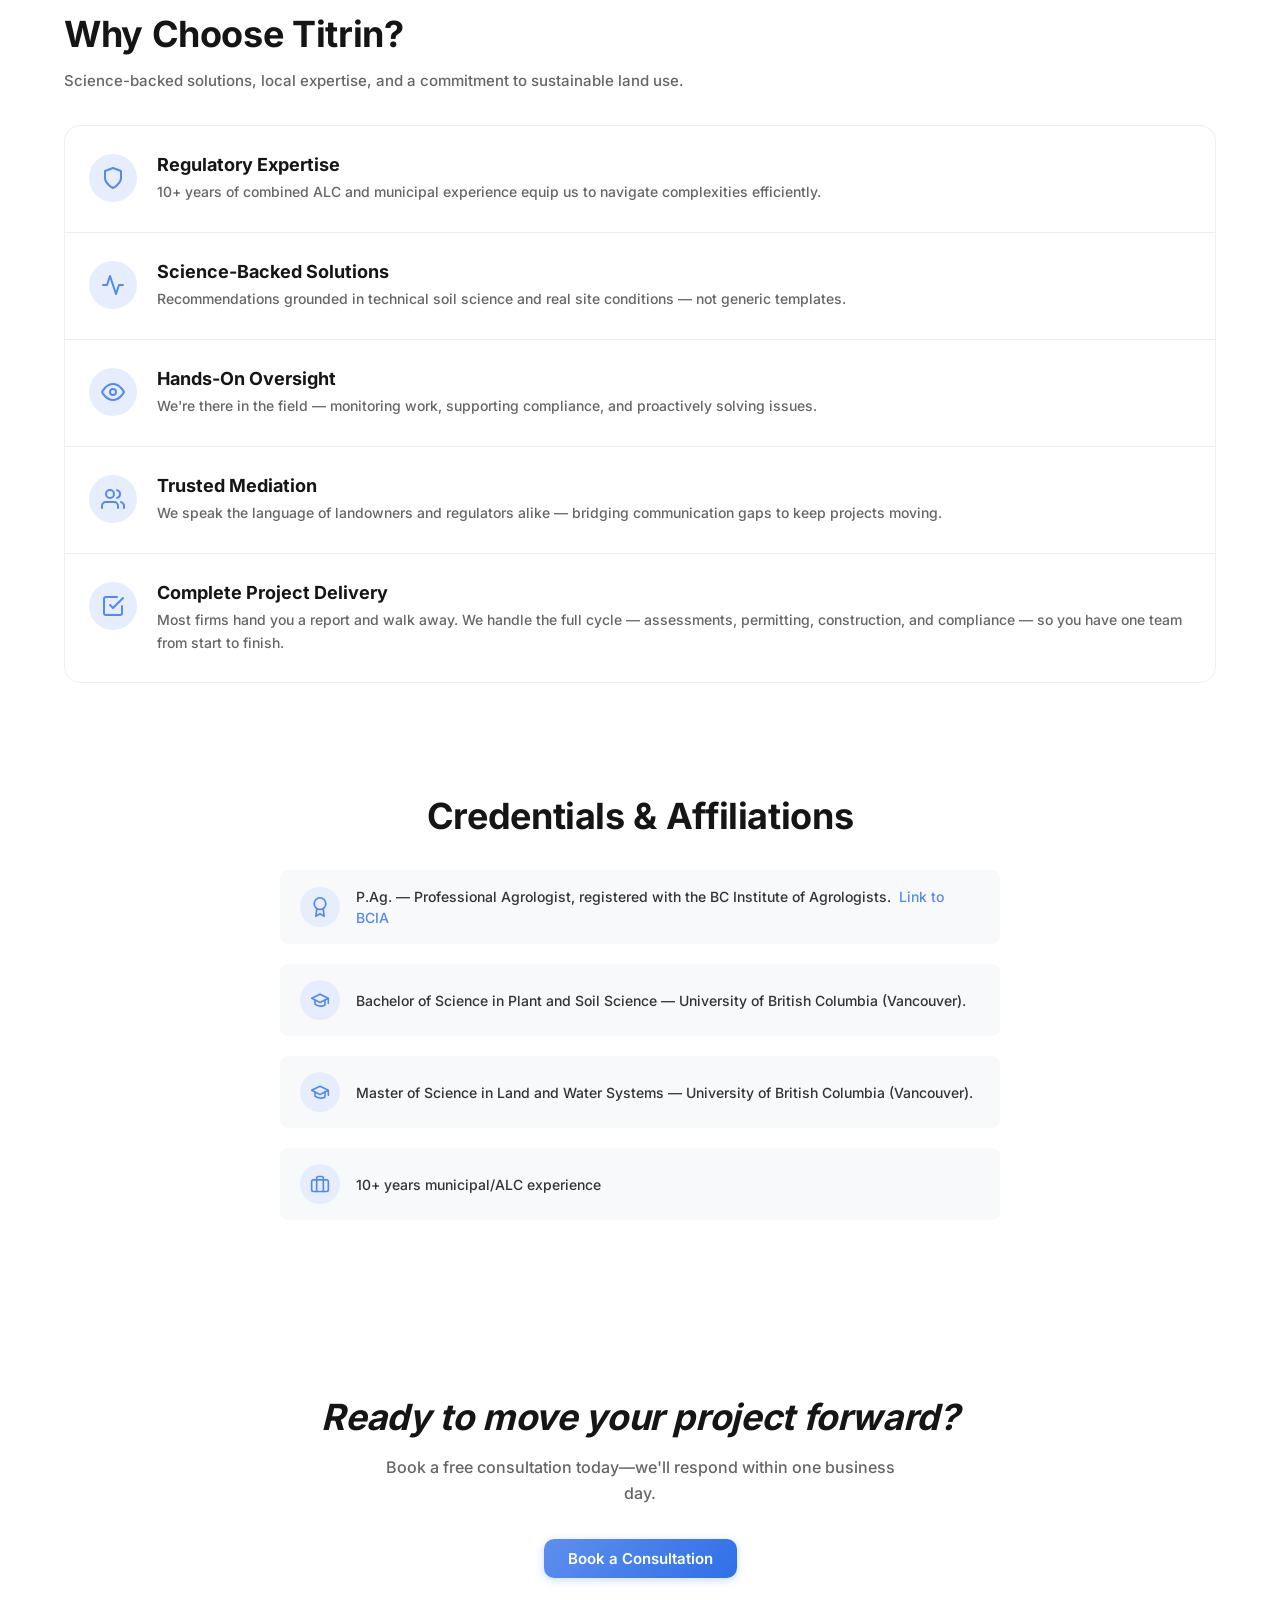
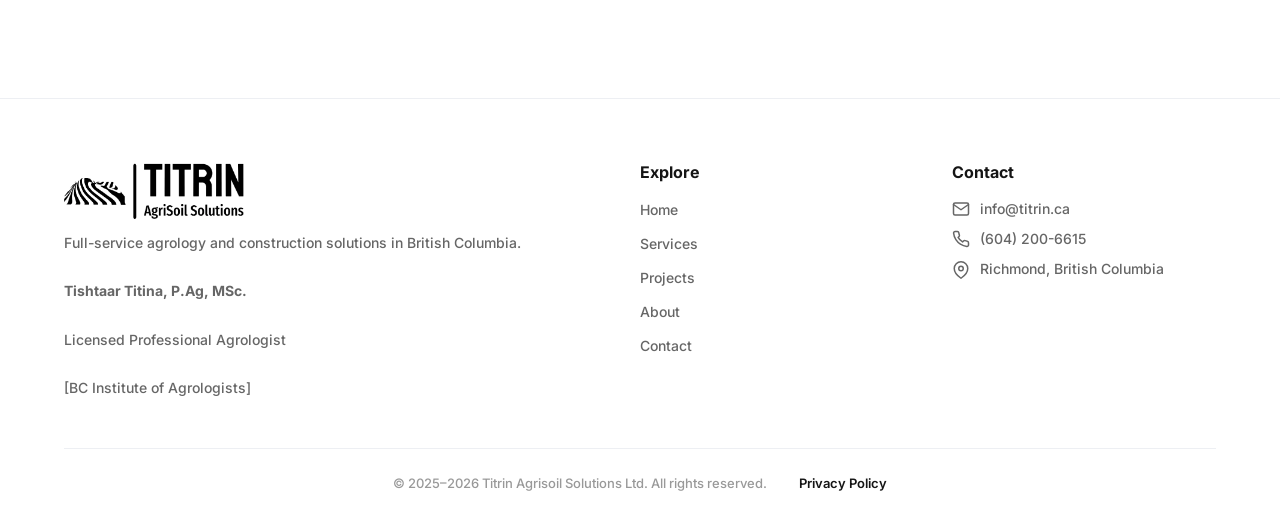
<file: site/about.html>
<!DOCTYPE html>
<html lang="en" style="background:#fff"><style>body{opacity:0;transition:opacity 0.4s ease}body.loaded{opacity:1}</style>
<head>
  <meta charset="utf-8">
  <meta name="theme-color" content="#ffffff">
  <meta name="viewport" content="width=device-width, initial-scale=1">
  <title>About Us | Titrin Agrisoil Solutions</title>
  <meta name="keywords" content="professional agrologist, P.Ag, Tishtaar Titina, agricultural consultant, ALC experience, Richmond BC, BC Institute of Agrologists">
  <meta name="description" content="Meet Tishtaar Titina, P.Ag., MSc. — Professional Agrologist with 10+ years at the ALC and City of Richmond. Titrin Agrisoil Solutions provides expert agricultural consulting across British Columbia.">

  <!-- Open Graph / Facebook -->
  <meta property="og:type" content="website">
  <meta property="og:url" content="https://titrin.ca/about.html">
  <meta property="og:image" content="https://titrin.ca/images/titrin-logo.png">
  <meta property="og:title" content="About Us | Titrin Agrisoil Solutions">
  <meta property="og:description" content="Meet Tishtaar Titina, P.Ag., MSc. — Professional Agrologist with 10+ years at the ALC and City of Richmond. Titrin Agrisoil Solutions provides expert agricultural consulting across British Columbia.">

  <!-- Twitter -->
  <meta name="twitter:card" content="summary_large_image">
  <meta name="twitter:title" content="About Us | Titrin Agrisoil Solutions">
  <meta name="twitter:description" content="Meet Tishtaar Titina, P.Ag., MSc. — Professional Agrologist with 10+ years at the ALC and City of Richmond. Titrin Agrisoil Solutions provides expert agricultural consulting across British Columbia.">

  <!-- Favicon -->
  <link href="images/favicon-light.png" rel="icon" media="(prefers-color-scheme: light)">
  <link href="images/favicon-dark.png" rel="icon" media="(prefers-color-scheme: dark)">
  <link rel="apple-touch-icon" href="images/touch-icon.png">

  <!-- Stylesheet -->
  <link rel="stylesheet" href="css/styles.css?v=1774853017">
  <link rel="alternate" hreflang="en-ca" href="https://titrin.ca/about.html">
  <link rel="canonical" href="https://titrin.ca/about.html">
  <meta name="geo.region" content="CA-BC">
  <meta name="geo.placename" content="Richmond">
  <meta name="geo.position" content="49.1666;-123.1336">
  <meta name="ICBM" content="49.1666, -123.1336">
<script type="application/ld+json">
  {
    "@context": "https://schema.org",
    "@type": "AboutPage",
    "name": "About Titrin Agrisoil Solutions",
    "description": "Meet Tishtaar Titina, P.Ag., MSc. — Professional Agrologist with 10+ years at the ALC and City of Richmond.",
    "url": "https://titrin.ca/about.html",
    "mainEntity": {
      "@type": "Person",
      "name": "Tishtaar Titina",
      "jobTitle": "Professional Agrologist",
      "honorificSuffix": "P.Ag., MSc.",
      "alumniOf": [
        {"@type": "CollegeOrUniversity", "name": "University of British Columbia", "department": "Plant and Soil Science"},
        {"@type": "CollegeOrUniversity", "name": "University of British Columbia", "department": "Land and Water Systems"}
      ],
      "memberOf": {"@type": "Organization", "name": "BC Institute of Agrologists"},
      "knowsAbout": ["Agrology", "ALC Applications", "Soil Science", "Agricultural Land Use Planning", "Environmental Assessments"]
    }
  }
  </script>
</head>
<body>

  <!-- Scroll Progress Bar -->
  <div class="scroll-progress" aria-hidden="true"></div>
  <div class="custom-cursor" aria-hidden="true"></div>
  <div class="custom-cursor-ring" aria-hidden="true"></div>

  <!-- ========== HEADER ========== -->
  <div class="header-wrapper">
    <header class="header">
      <a href="index.html" class="header__logo">
        <img src="images/titrin-logo.png" alt="Titrin Agrisoil Solutions" width="140" height="36">
      </a>

      <nav class="header__nav">
        <ul class="header__nav-links">
          <li><a href="index.html" class="header__nav-link">Home</a></li>
          <li><a href="index.html#services" class="header__nav-link">Services</a></li>
          <li><a href="projects.html" class="header__nav-link">Projects</a></li>
          <li><a href="about.html" class="header__nav-link header__nav-link--active">About</a></li>
        </ul>
      </nav>

      <div class="header__cta">
        <a href="contact.html" class="btn btn--primary">Contact Us</a>
      </div>

      <button class="header__hamburger" aria-label="Open menu" aria-expanded="false">
        <span></span>
        <span></span>
        <span></span>
      </button>

      <div class="header__mobile-menu">
        <a href="index.html" class="header__nav-link">Home</a>
        <a href="index.html#services" class="header__nav-link">Services</a>
        <a href="projects.html" class="header__nav-link">Projects</a>
        <a href="about.html" class="header__nav-link header__nav-link--active">About</a>
        <a href="contact.html" class="btn btn--primary">Contact Us</a>
      </div>
    </header>
  </div>

  <main>
  <!-- ========== HERO / INTRO SECTION ========== -->
  <section class="about-hero">
    <div class="about-hero__text">
      <h1 class="animate-on-scroll">About Titrin Agrisoil Solutions</h1>
      <p class="about-hero__bio animate-on-scroll delay-1" style="margin-top: 16px;">
        Full-service agrology and construction solutions built on a decade of public-sector experience in British Columbia.
      </p>
    </div>

    <div class="about-hero__gallery animate-on-scroll delay-2">
      <div style="position: relative;">
        <picture><source srcset="images/nursery-garden-landscape.webp" type="image/webp"><img
          src="images/nursery-garden-landscape.png"
          alt="Nursery and garden landscape"
          style="width: 100%; border-radius: 16px; display: block;"
        ></picture>
        <img
          src="images/Y7x7CEZDZrteJCj0HIcp4qUZm1Q.webp"
          alt="Titrin team photo"
          style="
            position: absolute;
            bottom: -24px;
            left: -24px;
            width: 96px;
            height: 96px;
            border-radius: 50%;
            object-fit: cover;
            border: 4px solid #fff;
            box-shadow: 0 4px 12px rgba(0,0,0,0.12);
          "
        >
      </div>
    </div>
  </section>

  <!-- ========== ABOUT US BIO SECTION ========== -->
  <section class="section section--white">
    <div class="section__inner">
      <span class="section-label animate-on-scroll">About Us</span>

      <div style="max-width: 760px; margin: 0 auto;" class="animate-on-scroll delay-1">
        <p class="about-hero__bio">
          Titrin Agrisoil Solutions Ltd. was founded by Tishtaar (Tish) Titina, P.Ag., a Professional Agrologist with over 10 years of experience working across agricultural land use planning, regulatory compliance, environmental assessments, and construction oversight.
        </p>
        <p class="about-hero__bio">
          Tishtaar holds a Bachelor of Science in Plant and Soil Science and a Master of Science in Land and Water Systems, both from the University of British Columbia (Vancouver). He is a registered Professional Agrologist (P.Ag.) with the BC Institute of Agrologists.
        </p>
        <p class="about-hero__bio">
          Prior to establishing Titrin Agrisoil Solutions, Tishtaar spent more than a decade working between the Agricultural Land Commission (ALC) and the City of Richmond, where he was directly involved in compliance review, agricultural soil assessment, land development evaluation, and on-the-ground construction oversight.
        </p>
        <p class="about-hero__bio">
          Through Titrin Agrisoil Solutions, Tishtaar provides agricultural assessments, farm plans, ALC applications, municipal permitting, and soil and land development advisory services, supporting projects from early concept through construction close-out.
        </p>
      </div>
    </div>
  </section>

  <!-- ========== WHY CHOOSE SECTION ========== -->
  <section class="why-choose">
    <div class="container">
      <div class="section-label animate-on-scroll"><span>Why Choose</span></div>
      <h2 class="animate-on-scroll delay-1">Why Choose Titrin?</h2>
      <p class="section-subtitle animate-on-scroll delay-2">Science-backed solutions, local expertise, and a commitment to sustainable land use.</p>

      <div class="features-list">
        <article class="feature-row animate-on-scroll delay-1">
          <div class="feature-row-icon" aria-hidden="true">
            <svg width="24" height="24" viewBox="0 0 24 24" fill="none" stroke="currentColor" stroke-width="2" stroke-linecap="round" stroke-linejoin="round">
              <path d="M12 22s8-4 8-10V5l-8-3-8 3v7c0 6 8 10 8 10z"/>
            </svg>
          </div>
          <div class="feature-row-content">
            <h3>Regulatory Expertise</h3>
            <p>10+ years of combined ALC and municipal experience equip us to navigate complexities efficiently.</p>
          </div>
        </article>

        <article class="feature-row animate-on-scroll delay-2">
          <div class="feature-row-icon" aria-hidden="true">
            <svg width="24" height="24" viewBox="0 0 24 24" fill="none" stroke="currentColor" stroke-width="2" stroke-linecap="round" stroke-linejoin="round">
              <path d="M22 12h-4l-3 9L9 3l-3 9H2"/>
            </svg>
          </div>
          <div class="feature-row-content">
            <h3>Science-Backed Solutions</h3>
            <p>Recommendations grounded in technical soil science and real site conditions — not generic templates.</p>
          </div>
        </article>

        <article class="feature-row animate-on-scroll delay-3">
          <div class="feature-row-icon" aria-hidden="true">
            <svg width="24" height="24" viewBox="0 0 24 24" fill="none" stroke="currentColor" stroke-width="2" stroke-linecap="round" stroke-linejoin="round">
              <path d="M1 12s4-8 11-8 11 8 11 8-4 8-11 8-11-8-11-8z"/>
              <circle cx="12" cy="12" r="3"/>
            </svg>
          </div>
          <div class="feature-row-content">
            <h3>Hands-On Oversight</h3>
            <p>We're there in the field — monitoring work, supporting compliance, and proactively solving issues.</p>
          </div>
        </article>

        <article class="feature-row animate-on-scroll delay-4">
          <div class="feature-row-icon" aria-hidden="true">
            <svg width="24" height="24" viewBox="0 0 24 24" fill="none" stroke="currentColor" stroke-width="2" stroke-linecap="round" stroke-linejoin="round">
              <path d="M17 21v-2a4 4 0 0 0-4-4H5a4 4 0 0 0-4 4v2"/>
              <circle cx="9" cy="7" r="4"/>
              <path d="M23 21v-2a4 4 0 0 0-3-3.87"/>
              <path d="M16 3.13a4 4 0 0 1 0 7.75"/>
            </svg>
          </div>
          <div class="feature-row-content">
            <h3>Trusted Mediation</h3>
            <p>We speak the language of landowners and regulators alike — bridging communication gaps to keep projects moving.</p>
          </div>
        </article>

        <article class="feature-row animate-on-scroll delay-5">
          <div class="feature-row-icon" aria-hidden="true">
            <svg width="24" height="24" viewBox="0 0 24 24" fill="none" stroke="currentColor" stroke-width="2" stroke-linecap="round" stroke-linejoin="round">
              <polyline points="9 11 12 14 22 4"/>
              <path d="M21 12v7a2 2 0 0 1-2 2H5a2 2 0 0 1-2-2V5a2 2 0 0 1 2-2h11"/>
            </svg>
          </div>
          <div class="feature-row-content">
            <h3>Complete Project Delivery</h3>
            <p>Most firms hand you a report and walk away. We handle the full cycle — assessments, permitting, construction, and compliance — so you have one team from start to finish.</p>
          </div>
        </article>
      </div>
    </div>
  </section>

  <!-- ========== CREDENTIALS & AFFILIATIONS SECTION ========== -->
  <section class="section section--white">
    <div class="section__inner">
      <h2 class="section-heading animate-on-scroll">Credentials &amp; Affiliations</h2>

      <div class="credentials-list animate-on-scroll delay-1" style="max-width: 720px; margin: 32px auto 0;">
        <!-- Credential 1 -->
        <div class="credential-item">
          <div class="credential-item__icon">
            <svg xmlns="http://www.w3.org/2000/svg" width="20" height="20" viewBox="0 0 24 24" fill="none" stroke="#5589ed" stroke-width="2" stroke-linecap="round" stroke-linejoin="round">
              <circle cx="12" cy="8" r="7"/>
              <polyline points="8.21 13.89 7 23 12 20 17 23 15.79 13.88"/>
            </svg>
          </div>
          <span class="credential-item__text">
            P.Ag. — Professional Agrologist, registered with the BC Institute of Agrologists.
            <a href="https://www.bcia.com" target="_blank" rel="noopener noreferrer" style="color: #5589ed; margin-left: 4px;">Link to BCIA</a>
          </span>
        </div>

        <!-- Credential 2 -->
        <div class="credential-item">
          <div class="credential-item__icon">
            <svg xmlns="http://www.w3.org/2000/svg" width="20" height="20" viewBox="0 0 24 24" fill="none" stroke="#5589ed" stroke-width="2" stroke-linecap="round" stroke-linejoin="round">
              <path d="M22 10v6M2 10l10-5 10 5-10 5z"/>
              <path d="M6 12v5c3 3 12 3 12 0v-5"/>
            </svg>
          </div>
          <span class="credential-item__text">
            Bachelor of Science in Plant and Soil Science — University of British Columbia (Vancouver).
          </span>
        </div>

        <!-- Credential 3 -->
        <div class="credential-item">
          <div class="credential-item__icon">
            <svg xmlns="http://www.w3.org/2000/svg" width="20" height="20" viewBox="0 0 24 24" fill="none" stroke="#5589ed" stroke-width="2" stroke-linecap="round" stroke-linejoin="round">
              <path d="M22 10v6M2 10l10-5 10 5-10 5z"/>
              <path d="M6 12v5c3 3 12 3 12 0v-5"/>
            </svg>
          </div>
          <span class="credential-item__text">
            Master of Science in Land and Water Systems — University of British Columbia (Vancouver).
          </span>
        </div>

        <!-- Credential 4 -->
        <div class="credential-item">
          <div class="credential-item__icon">
            <svg xmlns="http://www.w3.org/2000/svg" width="20" height="20" viewBox="0 0 24 24" fill="none" stroke="#5589ed" stroke-width="2" stroke-linecap="round" stroke-linejoin="round">
              <rect x="2" y="7" width="20" height="14" rx="2" ry="2"/>
              <path d="M16 21V5a2 2 0 0 0-2-2h-4a2 2 0 0 0-2 2v16"/>
            </svg>
          </div>
          <span class="credential-item__text">
            10+ years municipal/ALC experience
          </span>
        </div>
      </div>
    </div>
  </section>

  <!-- ========== CTA BANNER ========== -->
  <section class="section section--white">
    <div class="section__inner">
      <div class="cta-banner animate-on-scroll">
        <h2 class="cta-banner__title">Ready to move your project forward?</h2>
        <p style="color: var(--color-medium-gray); font-size: 16px; max-width: 520px; text-align: center;">
          Book a free consultation today—we'll respond within one business day.
        </p>
        <a href="contact.html" class="btn btn--primary">Book a Consultation</a>
      </div>
    </div>
  </section>

  </main>

  <!-- ========== FOOTER ========== -->
  <footer class="footer">
    <div class="footer__inner">
      <div class="footer__grid">
        <!-- Column 1: Brand -->
        <div class="footer__brand">
          <a href="index.html" class="footer__logo">
            <picture><source srcset="images/titrin-logo-dark.webp" type="image/webp"><img src="images/titrin-logo-dark.png" alt="Titrin Agrisoil Solutions" width="180" height="58"></picture>
          </a>
          <p class="footer__brand-description">
            Full-service agrology and construction solutions in British Columbia.
          </p>
          <p class="footer__brand-description"><strong>Tishtaar Titina, P.Ag, MSc.</strong></p>
          <p class="footer__brand-description">Licensed Professional Agrologist</p>
          <p class="footer__brand-description"><a href="https://www.bcia.com" target="_blank" rel="noopener noreferrer">[BC Institute of Agrologists]</a></p>
        </div>

        <!-- Column 2: Explore -->
        <div>
          <h4 class="footer__heading">Explore</h4>
          <ul class="footer__links">
            <li><a href="index.html" class="footer__link">Home</a></li>
            <li><a href="index.html#services" class="footer__link">Services</a></li>
            <li><a href="projects.html" class="footer__link">Projects</a></li>
            <li><a href="about.html" class="footer__link">About</a></li>
            <li><a href="contact.html" class="footer__link">Contact</a></li>
          </ul>
        </div>

        <!-- Column 3: Contact -->
        <div>
          <h4 class="footer__heading">Contact</h4>
          <div class="footer__contact-item">
            <svg xmlns="http://www.w3.org/2000/svg" width="18" height="18" viewBox="0 0 24 24" fill="none" stroke="currentColor" stroke-width="2" stroke-linecap="round" stroke-linejoin="round">
              <path d="M4 4h16c1.1 0 2 .9 2 2v12c0 1.1-.9 2-2 2H4c-1.1 0-2-.9-2-2V6c0-1.1.9-2 2-2z"/>
              <polyline points="22,6 12,13 2,6"/>
            </svg>
            <a href="mailto:info@titrin.ca" class="footer__link">info@titrin.ca</a>
          </div>
          <div class="footer__contact-item">
            <svg xmlns="http://www.w3.org/2000/svg" width="18" height="18" viewBox="0 0 24 24" fill="none" stroke="currentColor" stroke-width="2" stroke-linecap="round" stroke-linejoin="round">
              <path d="M22 16.92v3a2 2 0 0 1-2.18 2 19.79 19.79 0 0 1-8.63-3.07 19.5 19.5 0 0 1-6-6 19.79 19.79 0 0 1-3.07-8.67A2 2 0 0 1 4.11 2h3a2 2 0 0 1 2 1.72 12.84 12.84 0 0 0 .7 2.81 2 2 0 0 1-.45 2.11L8.09 9.91a16 16 0 0 0 6 6l1.27-1.27a2 2 0 0 1 2.11-.45 12.84 12.84 0 0 0 2.81.7A2 2 0 0 1 22 16.92z"/>
            </svg>
            <a href="tel:+16042006615" class="footer__link">(604) 200-6615</a>
          </div>
          <div class="footer__contact-item">
            <svg xmlns="http://www.w3.org/2000/svg" width="18" height="18" viewBox="0 0 24 24" fill="none" stroke="currentColor" stroke-width="2" stroke-linecap="round" stroke-linejoin="round">
              <path d="M21 10c0 7-9 13-9 13s-9-6-9-13a9 9 0 0 1 18 0z"/>
              <circle cx="12" cy="10" r="3"/>
            </svg>
            <span>Richmond, British Columbia</span>
          </div>
        </div>
      </div>

      <!-- Footer Bottom Bar -->
      <div class="footer__bottom">
        <span class="footer__copyright">&copy; 2025–2026 Titrin Agrisoil Solutions Ltd. All rights reserved.</span>
        <a href="privacy-policy.html" class="footer__privacy">Privacy Policy</a>
      </div>
    </div>
  </footer>

  <!-- ========== JAVASCRIPT ========== -->
  

  <!-- Back to Top -->
  <button class="back-to-top" aria-label="Back to top"><svg width="20" height="20" viewBox="0 0 24 24" fill="none" stroke="currentColor" stroke-width="2.5" stroke-linecap="round" stroke-linejoin="round"><polyline points="18 15 12 9 6 15"/></svg></button>

  <script>requestAnimationFrame(function(){document.body.classList.add("loaded")})</script>
  <script defer src="js/main.js?v=1774853017"></script>
</body>
</html>
</file>
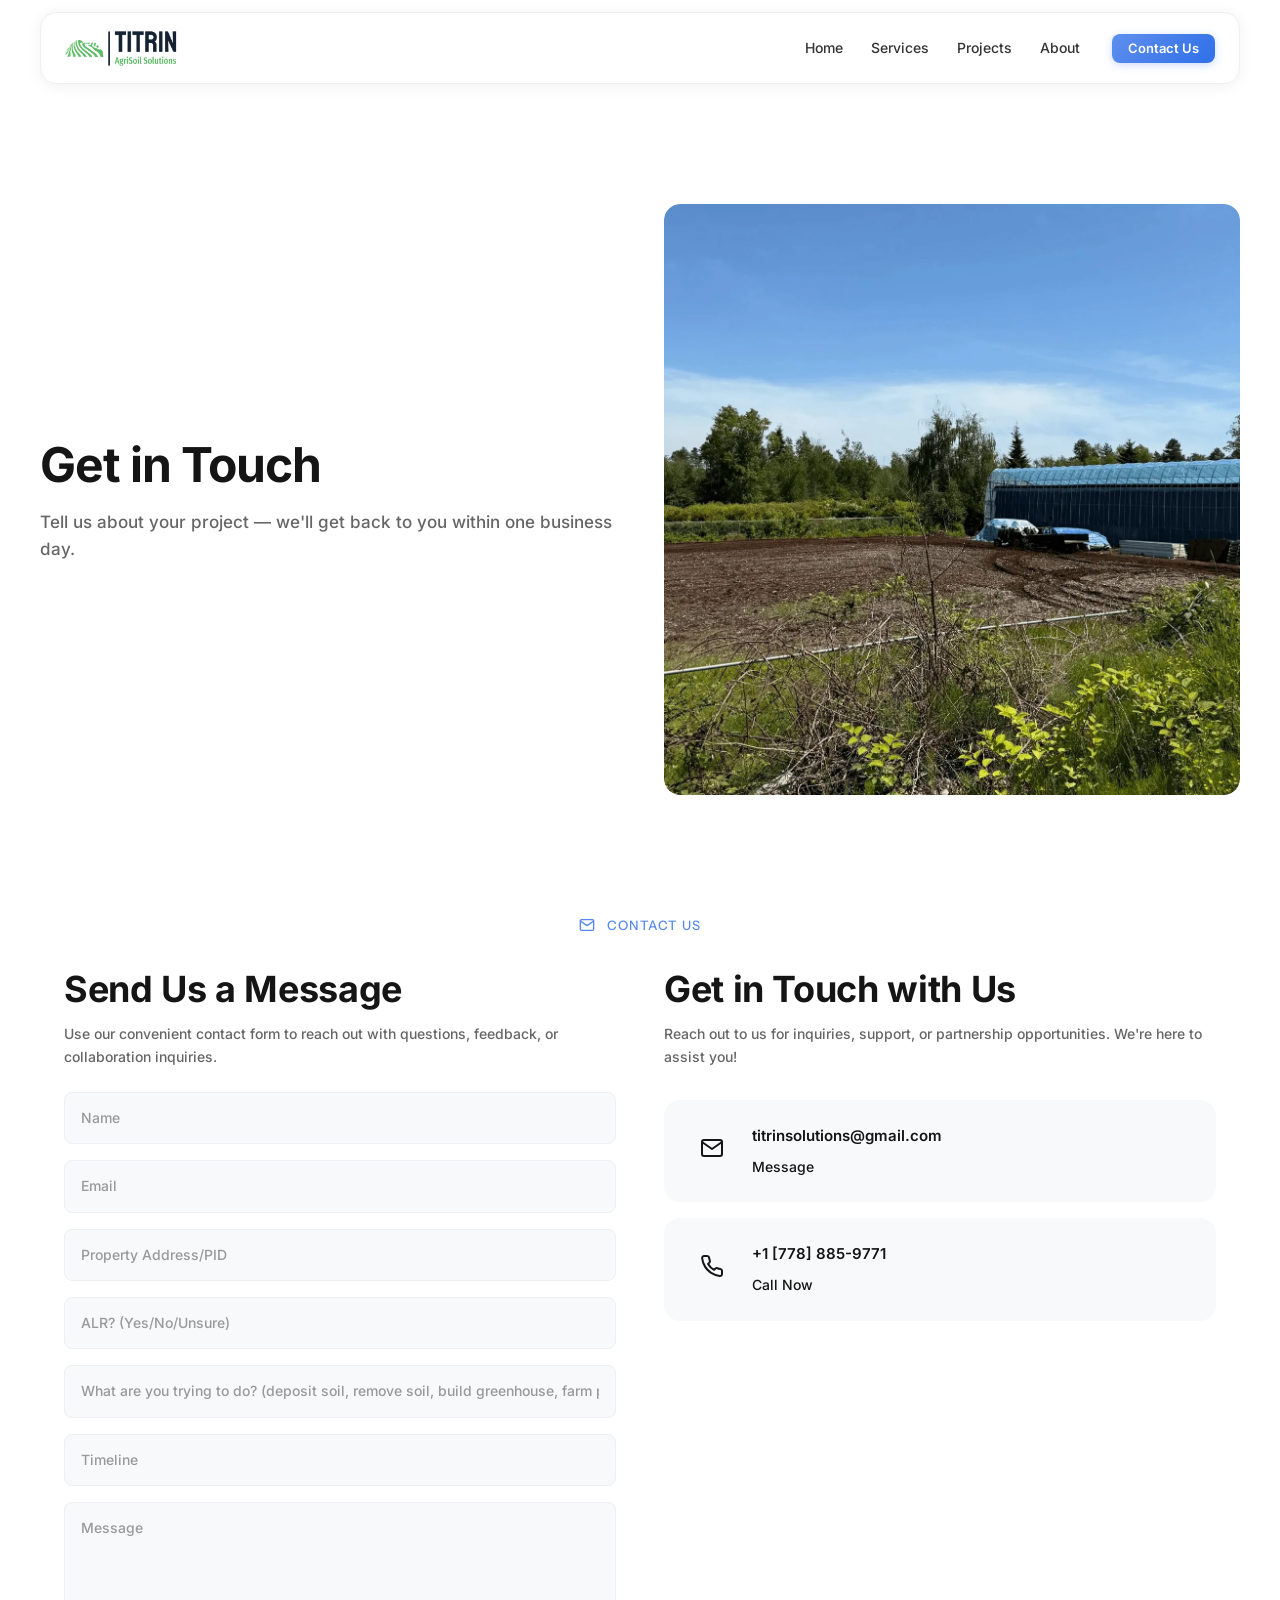
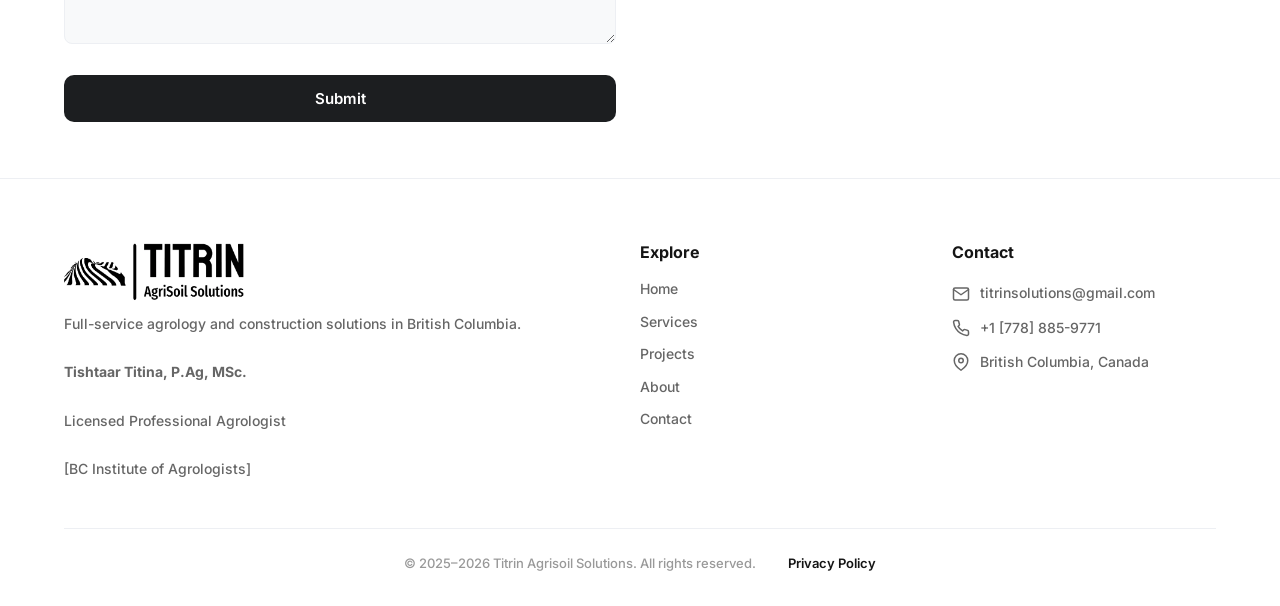
<file: site/contact.html>
<!DOCTYPE html>
<html lang="en" style="background:#fff"><style>body{opacity:0;transition:opacity 0.4s ease}body.loaded{opacity:1}</style>
<head>
	<meta charset="utf-8">
  <meta name="theme-color" content="#ffffff">
	<meta name="viewport" content="width=device-width, initial-scale=1">
	<title>Contact Us | Titrin Agrisoil Solutions</title>
	<meta name="keywords" content="contact agrologist, agricultural consultant Richmond BC, free consultation, ALC application help, soil assessment BC">
  <meta name="description" content="Contact Titrin Agrisoil Solutions for ALC applications, soil assessments, farm plans, and agricultural consulting in BC. Free consultation — we respond within one business day. Richmond BC.">

	<!-- Open Graph / Facebook -->
	<meta property="og:type" content="website">
	<meta property="og:url" content="https://titrin.ca/contact.html">
  <meta property="og:image" content="https://titrin.ca/images/titrin-logo.png">
  <meta property="og:title" content="Contact Us | Titrin Agrisoil Solutions">
	<meta property="og:description" content="Contact Titrin Agrisoil Solutions for ALC applications, soil assessments, farm plans, and agricultural consulting in BC. Free consultation — we respond within one business day. Richmond BC.">

	<!-- Twitter -->
	<meta name="twitter:card" content="summary_large_image">
	<meta name="twitter:title" content="Contact Us | Titrin Agrisoil Solutions">
	<meta name="twitter:description" content="Contact Titrin Agrisoil Solutions for ALC applications, soil assessments, farm plans, and agricultural consulting in BC. Free consultation — we respond within one business day. Richmond BC.">

	<!-- Favicons -->
	<link href="images/favicon-light.png" rel="icon" media="(prefers-color-scheme: light)">
	<link href="images/favicon-dark.png" rel="icon" media="(prefers-color-scheme: dark)">
	<link rel="apple-touch-icon" href="images/touch-icon.png">

	<!-- Stylesheet -->
  <link rel="stylesheet" href="css/styles.css?v=1774853017">
  <link rel="alternate" hreflang="en-ca" href="https://titrin.ca/contact.html">
  <link rel="canonical" href="https://titrin.ca/contact.html">
  <meta name="geo.region" content="CA-BC">
  <meta name="geo.placename" content="Richmond">
  <meta name="geo.position" content="49.1666;-123.1336">
  <meta name="ICBM" content="49.1666, -123.1336">
<script type="application/ld+json">
  {
    "@context": "https://schema.org",
    "@type": "ContactPage",
    "name": "Contact Titrin Agrisoil Solutions",
    "description": "Contact us for ALC applications, soil assessments, farm plans, and agricultural consulting in BC.",
    "url": "https://titrin.ca/contact.html",
    "mainEntity": {
      "@type": "LocalBusiness",
      "name": "Titrin Agrisoil Solutions",
      "telephone": "+17788859771",
      "email": "titrinsolutions@gmail.com",
      "contactPoint": {"@type": "ContactPoint", "telephone": "+17788859771", "email": "titrinsolutions@gmail.com", "contactType": "customer service", "areaServed": "CA-BC", "availableLanguage": "English"},
      "address": {
        "@type": "PostalAddress",
        "addressLocality": "Richmond",
        "addressRegion": "BC",
        "postalCode": "V6Y 3Y6",
        "addressCountry": "CA"
      }
    }
  }
  </script>
</head>
<body>

  <!-- Scroll Progress Bar -->
  <div class="scroll-progress" aria-hidden="true"></div>
  <div class="custom-cursor" aria-hidden="true"></div>
  <div class="custom-cursor-ring" aria-hidden="true"></div>

	<!-- ====================================================================
	     HEADER
	     ==================================================================== -->
	<div class="header-wrapper">
		<header class="header">
			<a href="index.html" class="header__logo">
				<img src="images/titrin-logo.png" alt="Titrin Agrisoil Solutions" width="140" height="36">
			</a>

			<nav class="header__nav">
				<div class="header__nav-links">
					<a href="index.html" class="header__nav-link">Home</a>
					<a href="index.html#services" class="header__nav-link">Services</a>
					<a href="projects.html" class="header__nav-link">Projects</a>
					<a href="about.html" class="header__nav-link">About</a>
				</div>
				<div class="header__cta">
					<a href="contact.html" class="btn btn--primary btn--sm">Contact Us</a>
				</div>
			</nav>

			<button class="header__hamburger" aria-label="Toggle menu" aria-expanded="false">
				<span></span>
				<span></span>
				<span></span>
			</button>

			<div class="header__mobile-menu">
				<a href="index.html" class="header__nav-link">Home</a>
				<a href="index.html#services" class="header__nav-link">Services</a>
				<a href="projects.html" class="header__nav-link">Projects</a>
				<a href="about.html" class="header__nav-link">About</a>
				<a href="contact.html" class="btn btn--primary">Contact Us</a>
			</div>
		</header>
	</div>

	<main>
	<!-- ====================================================================
	     HERO / INTRO SECTION
	     ==================================================================== -->
	<section class="contact-hero">
		<div class="contact-hero__inner">
			<div class="contact-hero__text">
				<h1 class="animate-on-scroll">Get in Touch</h1>
				<p class="animate-on-scroll delay-1">Tell us about your project — we'll get back to you within one business day.</p>
			</div>
			<div class="contact-hero__image animate-on-scroll delay-2">
				<picture><source srcset="images/agricultural-field-bc.webp" type="image/webp"><img src="images/agricultural-field-bc.png" alt="Titrin Agrisoil Solutions team in the field" loading="lazy"></picture>
			</div>
		</div>
	</section>

	<!-- ====================================================================
	     CONTACT FORM SECTION
	     ==================================================================== -->
	<section class="section section--white">
		<div class="section__inner">
			<p class="section-label animate-on-scroll">
				<svg width="16" height="16" viewBox="0 0 24 24" fill="none" stroke="currentColor" stroke-width="2" stroke-linecap="round" stroke-linejoin="round" style="display:inline-block;vertical-align:middle;margin-right:6px;margin-top:-2px;"><path d="M4 4h16c1.1 0 2 .9 2 2v12c0 1.1-.9 2-2 2H4c-1.1 0-2-.9-2-2V6c0-1.1.9-2 2-2z"/><polyline points="22,6 12,13 2,6"/></svg>
				Contact us
			</p>

			<div class="contact-columns">
				<!-- Left Column: Form -->
				<div class="contact-form-wrapper animate-on-scroll delay-1">
					<h2>Send Us a Message</h2>
					<p class="contact-form-subtitle">Use our convenient contact form to reach out with questions, feedback, or collaboration inquiries.</p>

					<form action="/api/submit" method="POST" class="contact-form">
						<div class="form-group">
							<input type="text" name="name" class="form-group__input" placeholder="Name" required>
						</div>

						<div class="form-group">
							<input type="email" name="email" class="form-group__input" placeholder="Email" required>
						</div>

						<div class="form-group">
							<input type="text" name="address" class="form-group__input" placeholder="Property Address/PID">
						</div>

						<div class="form-group">
							<input type="text" name="alr" class="form-group__input" placeholder="ALR? (Yes/No/Unsure)">
						</div>

						<div class="form-group">
							<input type="text" name="project" class="form-group__input" placeholder="What are you trying to do? (deposit soil, remove soil, build greenhouse, farm plan, compliance)">
						</div>

						<div class="form-group">
							<input type="text" name="timeline" class="form-group__input" placeholder="Timeline">
						</div>

						<div class="form-group">
							<textarea name="message" class="form-group__textarea" placeholder="Message" rows="5"></textarea>
						</div>

												<!-- Honeypot - hidden from users, catches bots -->
						<div style="position:absolute;left:-9999px;top:-9999px;" aria-hidden="true">
							<input type="text" name="website" tabindex="-1" autocomplete="off">
						</div>
						<input type="hidden" name="_ts" id="form-ts" value="">

						<div class="contact-form__submit">
							<button type="submit" class="btn btn--dark">Submit</button>
						</div>
					</form>
				</div>

				<!-- Right Column: Contact Info -->
				<div class="contact-info-wrapper animate-on-scroll delay-2">
					<h2>Get in Touch with Us</h2>
					<p class="contact-info-description">Reach out to us for inquiries, support, or partnership opportunities. We're here to assist you!</p>

					<div class="contact-cards">
						<!-- Email Card -->
						<div class="contact-card">
							<div class="contact-card__icon">
								<svg width="24" height="24" viewBox="0 0 24 24" fill="none" stroke="currentColor" stroke-width="2" stroke-linecap="round" stroke-linejoin="round">
									<path d="M4 4h16c1.1 0 2 .9 2 2v12c0 1.1-.9 2-2 2H4c-1.1 0-2-.9-2-2V6c0-1.1.9-2 2-2z"/>
									<polyline points="22,6 12,13 2,6"/>
								</svg>
							</div>
							<div class="contact-card__body">
								<p class="contact-card__value">titrinsolutions@gmail.com</p>
								<a href="mailto:titrinsolutions@gmail.com" class="contact-card__action">Message</a>
							</div>
						</div>

						<!-- Phone Card -->
						<div class="contact-card">
							<div class="contact-card__icon">
								<svg width="24" height="24" viewBox="0 0 24 24" fill="none" stroke="currentColor" stroke-width="2" stroke-linecap="round" stroke-linejoin="round">
									<path d="M22 16.92v3a2 2 0 0 1-2.18 2 19.79 19.79 0 0 1-8.63-3.07 19.5 19.5 0 0 1-6-6 19.79 19.79 0 0 1-3.07-8.67A2 2 0 0 1 4.11 2h3a2 2 0 0 1 2 1.72 12.84 12.84 0 0 0 .7 2.81 2 2 0 0 1-.45 2.11L8.09 9.91a16 16 0 0 0 6 6l1.27-1.27a2 2 0 0 1 2.11-.45 12.84 12.84 0 0 0 2.81.7A2 2 0 0 1 22 16.92z"/>
								</svg>
							</div>
							<div class="contact-card__body">
								<p class="contact-card__value">+1 [778] 885-9771</p>
								<a href="tel:+17788859771" class="contact-card__action">Call Now</a>
							</div>
						</div>
					</div>
				</div>
			</div>
		</div>
	</section>

	</main>

	<!-- ====================================================================
	     FOOTER
	     ==================================================================== -->
	<footer class="footer">
		<div class="footer__inner">
			<div class="footer__grid">
				<!-- Brand Column -->
				<div class="footer__brand">
					<a href="index.html" class="footer__logo">
						<picture><source srcset="images/titrin-logo-dark.webp" type="image/webp"><img src="images/titrin-logo-dark.png" alt="Titrin Agrisoil Solutions" width="180" height="58"></picture>
					</a>
					<p class="footer__brand-description">
						Full-service agrology and construction solutions in British Columbia.
					</p>
					<p class="footer__brand-description"><strong>Tishtaar Titina, P.Ag, MSc.</strong></p>
					<p class="footer__brand-description">Licensed Professional Agrologist</p>
					<p class="footer__brand-description"><a href="https://www.bcia.com" target="_blank" rel="noopener noreferrer">[BC Institute of Agrologists]</a></p>
				</div>

				<!-- Explore Column -->
				<div class="footer__nav">
					<h4 class="footer__heading">Explore</h4>
					<nav class="footer__links">
						<a href="index.html" class="footer__link">Home</a>
						<a href="index.html#services" class="footer__link">Services</a>
						<a href="projects.html" class="footer__link">Projects</a>
						<a href="about.html" class="footer__link">About</a>
						<a href="contact.html" class="footer__link">Contact</a>
					</nav>
				</div>

				<!-- Contact Column -->
				<div class="footer__contact">
					<h4 class="footer__heading">Contact</h4>
					<div class="footer__contact-item">
						<svg width="18" height="18" viewBox="0 0 24 24" fill="none" stroke="currentColor" stroke-width="2" stroke-linecap="round" stroke-linejoin="round"><path d="M4 4h16c1.1 0 2 .9 2 2v12c0 1.1-.9 2-2 2H4c-1.1 0-2-.9-2-2V6c0-1.1.9-2 2-2z"/><polyline points="22,6 12,13 2,6"/></svg>
						<span>titrinsolutions@gmail.com</span>
					</div>
					<div class="footer__contact-item">
						<svg width="18" height="18" viewBox="0 0 24 24" fill="none" stroke="currentColor" stroke-width="2" stroke-linecap="round" stroke-linejoin="round"><path d="M22 16.92v3a2 2 0 0 1-2.18 2 19.79 19.79 0 0 1-8.63-3.07 19.5 19.5 0 0 1-6-6 19.79 19.79 0 0 1-3.07-8.67A2 2 0 0 1 4.11 2h3a2 2 0 0 1 2 1.72 12.84 12.84 0 0 0 .7 2.81 2 2 0 0 1-.45 2.11L8.09 9.91a16 16 0 0 0 6 6l1.27-1.27a2 2 0 0 1 2.11-.45 12.84 12.84 0 0 0 2.81.7A2 2 0 0 1 22 16.92z"/></svg>
						<span>+1 [778] 885-9771</span>
					</div>
					<div class="footer__contact-item">
						<svg width="18" height="18" viewBox="0 0 24 24" fill="none" stroke="currentColor" stroke-width="2" stroke-linecap="round" stroke-linejoin="round"><path d="M21 10c0 7-9 13-9 13s-9-6-9-13a9 9 0 0 1 18 0z"/><circle cx="12" cy="10" r="3"/></svg>
						<span>British Columbia, Canada</span>
					</div>
				</div>
			</div>

			<!-- Bottom Bar -->
			<div class="footer__bottom">
				<p class="footer__copyright">&copy; 2025–2026 Titrin Agrisoil Solutions. All rights reserved.</p>
				<a href="privacy-policy.html" class="footer__privacy">Privacy Policy</a>
			</div>
		</div>
	</footer>

	<!-- ====================================================================
	     JAVASCRIPT - Mobile Menu Toggle
	     ==================================================================== -->
	

  <!-- Back to Top -->
  <button class="back-to-top" aria-label="Back to top"><svg width="20" height="20" viewBox="0 0 24 24" fill="none" stroke="currentColor" stroke-width="2.5" stroke-linecap="round" stroke-linejoin="round"><polyline points="18 15 12 9 6 15"/></svg></button>

  <script>requestAnimationFrame(function(){document.body.classList.add("loaded")})</script>
  <script>document.getElementById("form-ts").value=Date.now()</script>
  <script defer src="js/main.js?v=1774853017"></script>
</body>
</html>
</file>
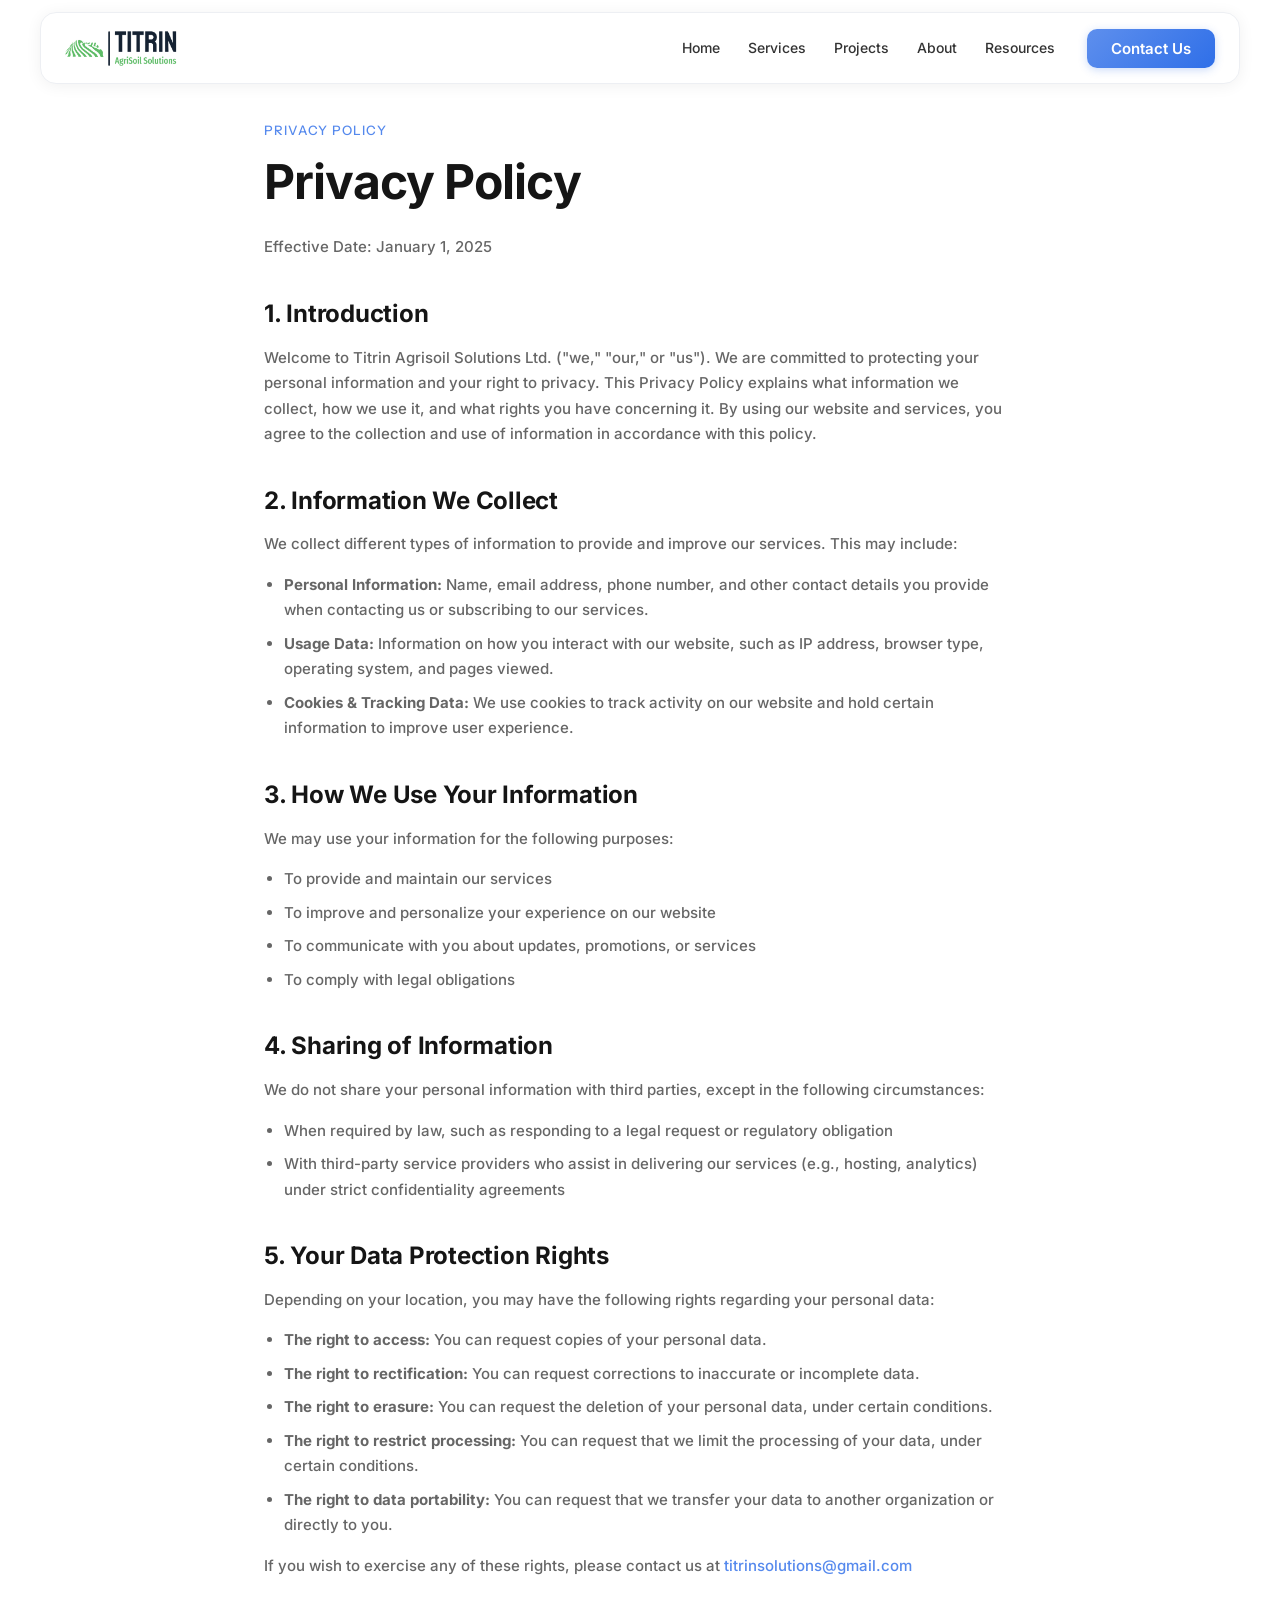
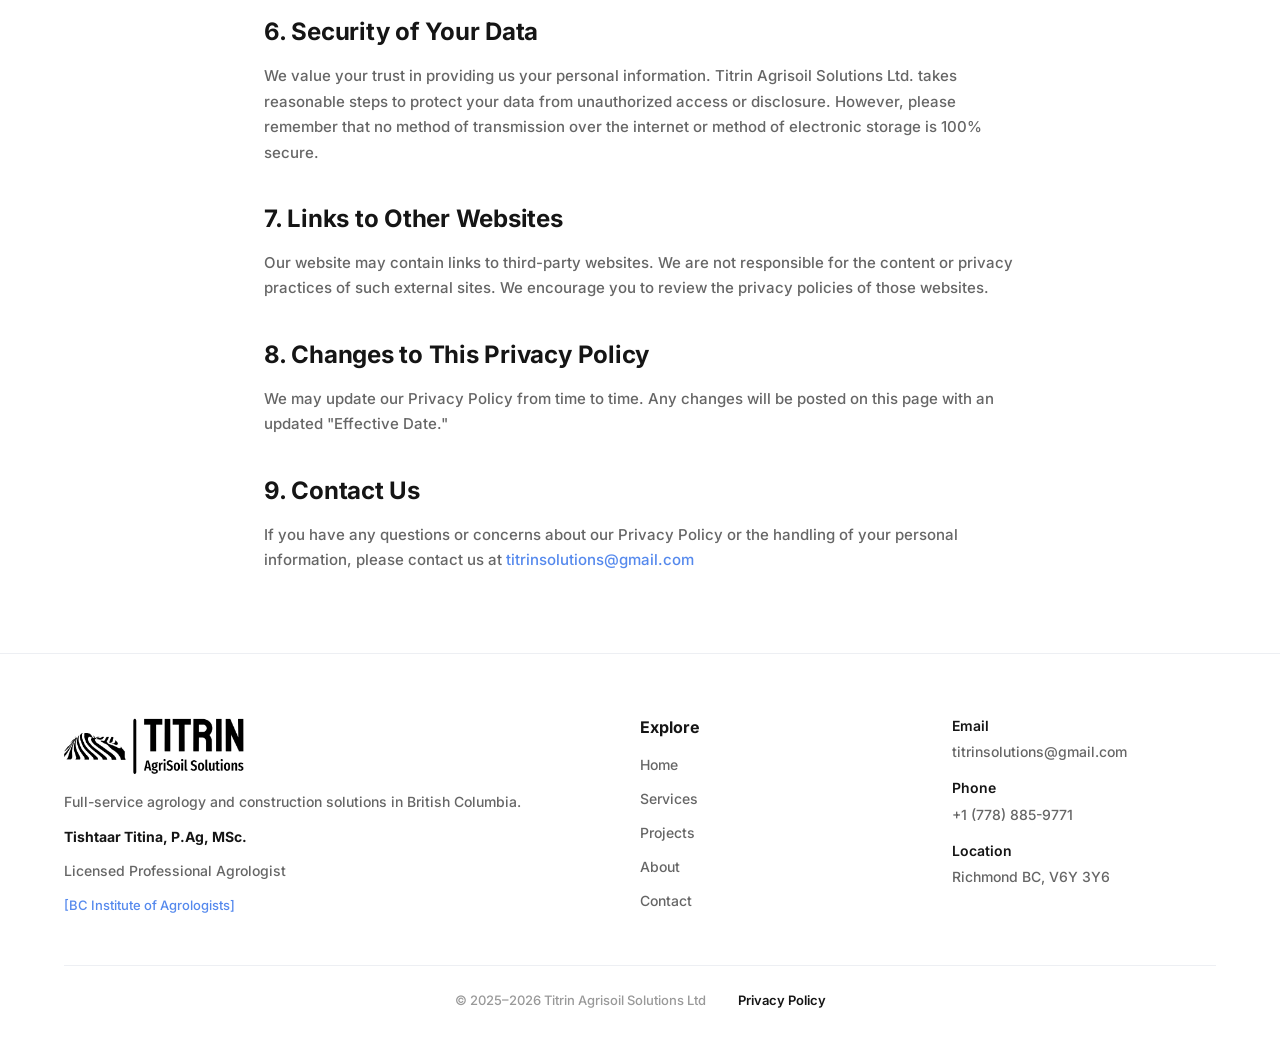
<file: site/privacy-policy.html>
<!DOCTYPE html>
<html lang="en" style="background:#fff"><style>body{opacity:0;transition:opacity 0.4s ease}body.loaded{opacity:1}</style>
<head>
  <meta charset="utf-8">
  <meta name="theme-color" content="#ffffff">
  <meta name="viewport" content="width=device-width, initial-scale=1">
  <title>Privacy Policy | Titrin Agrisoil Solutions</title>
  <meta name="description" content="Privacy policy for Titrin Agrisoil Solutions Ltd. How we collect, use, and protect your personal information when using our agricultural consulting services.">
  <meta property="og:type" content="website">
  <meta property="og:url" content="https://titrin.ca/privacy-policy.html">
  <meta property="og:image" content="https://titrin.ca/images/titrin-logo.png">
  <meta property="og:title" content="Privacy Policy | Titrin Agrisoil Solutions">
  <meta property="og:description" content="Privacy policy for Titrin Agrisoil Solutions Ltd. How we collect, use, and protect your personal information when using our agricultural consulting services.">
  <meta name="twitter:card" content="summary_large_image">
  <meta name="twitter:title" content="Privacy Policy | Titrin Agrisoil Solutions">
  <meta name="twitter:description" content="Privacy policy for Titrin Agrisoil Solutions Ltd. How we collect, use, and protect your personal information when using our agricultural consulting services.">
  <link rel="icon" href="images/favicon-light.png" media="(prefers-color-scheme: light)">
  <link rel="icon" href="images/favicon-dark.png" media="(prefers-color-scheme: dark)">
  <link rel="apple-touch-icon" href="images/touch-icon.png">
  <link rel="stylesheet" href="css/styles.css?v=1774853017">
  <link rel="alternate" hreflang="en-ca" href="https://titrin.ca/privacy-policy.html">
  <link rel="canonical" href="https://titrin.ca/privacy-policy.html">
  <meta name="geo.region" content="CA-BC">
  <meta name="geo.placename" content="Richmond">
  <meta name="geo.position" content="49.1666;-123.1336">
  <meta name="ICBM" content="49.1666, -123.1336">
</head>
<body>

  <!-- Scroll Progress Bar -->
  <div class="scroll-progress" aria-hidden="true"></div>
  <div class="custom-cursor" aria-hidden="true"></div>
  <div class="custom-cursor-ring" aria-hidden="true"></div>

  <!-- ========== HEADER ========== -->
  <header class="site-header" role="banner">
    <div class="header-bar">
      <a href="index.html" class="header-logo" aria-label="Titrin AgriSoil Solutions - Home">
        <img src="images/titrin-logo.png" alt="Titrin AgriSoil Solutions" width="140" height="40">
      </a>

      <nav class="header-nav" aria-label="Main navigation">
        <ul class="nav-links">
          <li><a href="index.html" class="nav-link">Home</a></li>
          <li><a href="index.html#services" class="nav-link">Services</a></li>
          <li><a href="projects.html" class="nav-link">Projects</a></li>
          <li><a href="about.html" class="nav-link">About</a></li>
          <li><a href="blog/" class="nav-link">Resources</a></li>
        </ul>
        <a href="contact.html" class="btn btn-primary nav-cta">Contact Us</a>
      </nav>

      <button class="hamburger" type="button" aria-label="Toggle navigation menu" aria-expanded="false" aria-controls="mobile-menu">
        <span class="hamburger-line"></span>
        <span class="hamburger-line"></span>
        <span class="hamburger-line"></span>
      </button>
    </div>

    <nav class="mobile-menu" id="mobile-menu" aria-label="Mobile navigation" hidden>
      <ul class="mobile-nav-links">
        <li><a href="index.html" class="mobile-nav-link">Home</a></li>
        <li><a href="index.html#services" class="mobile-nav-link">Services</a></li>
        <li><a href="projects.html" class="mobile-nav-link">Projects</a></li>
        <li><a href="about.html" class="mobile-nav-link">About</a></li>
        <li><a href="blog/" class="mobile-nav-link">Resources</a></li>
        <li><a href="contact.html" class="btn btn-primary mobile-nav-cta">Contact Us</a></li>
      </ul>
    </nav>
  </header>

  <main>

    <!-- ========== PRIVACY POLICY ========== -->
    <article class="privacy-page">
      <div class="section-label animate-on-scroll"><span>Privacy Policy</span></div>
      <h1 class="animate-on-scroll delay-1">Privacy Policy</h1>
      <p>Effective Date: January 1, 2025</p>

      <h2>1. Introduction</h2>
      <p>Welcome to Titrin Agrisoil Solutions Ltd. ("we," "our," or "us"). We are committed to protecting your personal information and your right to privacy. This Privacy Policy explains what information we collect, how we use it, and what rights you have concerning it. By using our website and services, you agree to the collection and use of information in accordance with this policy.</p>

      <h2>2. Information We Collect</h2>
      <p>We collect different types of information to provide and improve our services. This may include:</p>
      <ul>
        <li><strong>Personal Information:</strong> Name, email address, phone number, and other contact details you provide when contacting us or subscribing to our services.</li>
        <li><strong>Usage Data:</strong> Information on how you interact with our website, such as IP address, browser type, operating system, and pages viewed.</li>
        <li><strong>Cookies &amp; Tracking Data:</strong> We use cookies to track activity on our website and hold certain information to improve user experience.</li>
      </ul>

      <h2>3. How We Use Your Information</h2>
      <p>We may use your information for the following purposes:</p>
      <ul>
        <li>To provide and maintain our services</li>
        <li>To improve and personalize your experience on our website</li>
        <li>To communicate with you about updates, promotions, or services</li>
        <li>To comply with legal obligations</li>
      </ul>

      <h2>4. Sharing of Information</h2>
      <p>We do not share your personal information with third parties, except in the following circumstances:</p>
      <ul>
        <li>When required by law, such as responding to a legal request or regulatory obligation</li>
        <li>With third-party service providers who assist in delivering our services (e.g., hosting, analytics) under strict confidentiality agreements</li>
      </ul>

      <h2>5. Your Data Protection Rights</h2>
      <p>Depending on your location, you may have the following rights regarding your personal data:</p>
      <ul>
        <li><strong>The right to access:</strong> You can request copies of your personal data.</li>
        <li><strong>The right to rectification:</strong> You can request corrections to inaccurate or incomplete data.</li>
        <li><strong>The right to erasure:</strong> You can request the deletion of your personal data, under certain conditions.</li>
        <li><strong>The right to restrict processing:</strong> You can request that we limit the processing of your data, under certain conditions.</li>
        <li><strong>The right to data portability:</strong> You can request that we transfer your data to another organization or directly to you.</li>
      </ul>
      <p>If you wish to exercise any of these rights, please contact us at <a href="mailto:titrinsolutions@gmail.com">titrinsolutions@gmail.com</a></p>

      <h2>6. Security of Your Data</h2>
      <p>We value your trust in providing us your personal information. Titrin Agrisoil Solutions Ltd. takes reasonable steps to protect your data from unauthorized access or disclosure. However, please remember that no method of transmission over the internet or method of electronic storage is 100% secure.</p>

      <h2>7. Links to Other Websites</h2>
      <p>Our website may contain links to third-party websites. We are not responsible for the content or privacy practices of such external sites. We encourage you to review the privacy policies of those websites.</p>

      <h2>8. Changes to This Privacy Policy</h2>
      <p>We may update our Privacy Policy from time to time. Any changes will be posted on this page with an updated "Effective Date."</p>

      <h2>9. Contact Us</h2>
      <p>If you have any questions or concerns about our Privacy Policy or the handling of your personal information, please contact us at <a href="mailto:titrinsolutions@gmail.com">titrinsolutions@gmail.com</a></p>
    </article>

  </main>

  <!-- ========== FOOTER ========== -->
  <footer class="site-footer" role="contentinfo">
    <div class="container">
      <div class="footer-grid">
        <div class="footer-brand">
          <picture><source srcset="images/titrin-logo-dark.webp" type="image/webp"><img src="images/titrin-logo-dark.png" alt="Titrin AgriSoil Solutions" class="footer-logo" width="160" height="46" loading="lazy"></picture>
          <p>Full-service agrology and construction solutions in British Columbia.</p>
          <p class="footer-credential"><strong>Tishtaar Titina, P.Ag, MSc.</strong></p>
          <p class="footer-credential">Licensed Professional Agrologist</p>
          <p class="footer-credential"><a href="https://www.bcia.com" class="footer-link" target="_blank" rel="noopener noreferrer">[BC Institute of Agrologists]</a></p>
        </div>

        <div class="footer-nav">
          <h4>Explore</h4>
          <ul>
            <li><a href="index.html">Home</a></li>
            <li><a href="index.html#services">Services</a></li>
            <li><a href="projects.html">Projects</a></li>
            <li><a href="about.html">About</a></li>
            <li><a href="contact.html">Contact</a></li>
          </ul>
        </div>

        <div class="footer-contact">
          <h4>Email</h4>
          <a href="mailto:titrinsolutions@gmail.com">titrinsolutions@gmail.com</a>

          <h4>Phone</h4>
          <a href="tel:+17788859771">+1 (778) 885-9771</a>

          <h4>Location</h4>
          <p>Richmond BC, V6Y 3Y6</p>
        </div>
      </div>

      <div class="footer-bottom">
        <p>&copy; 2025–2026 Titrin Agrisoil Solutions Ltd</p>
        <a href="privacy-policy.html">Privacy Policy</a>
      </div>
    </div>
  </footer>



  <!-- Back to Top -->
  <button class="back-to-top" aria-label="Back to top"><svg width="20" height="20" viewBox="0 0 24 24" fill="none" stroke="currentColor" stroke-width="2.5" stroke-linecap="round" stroke-linejoin="round"><polyline points="18 15 12 9 6 15"/></svg></button>

  <script>requestAnimationFrame(function(){document.body.classList.add("loaded")})</script>
  <script defer src="js/main.js?v=1774853017"></script>
</body>
</html>
</file>
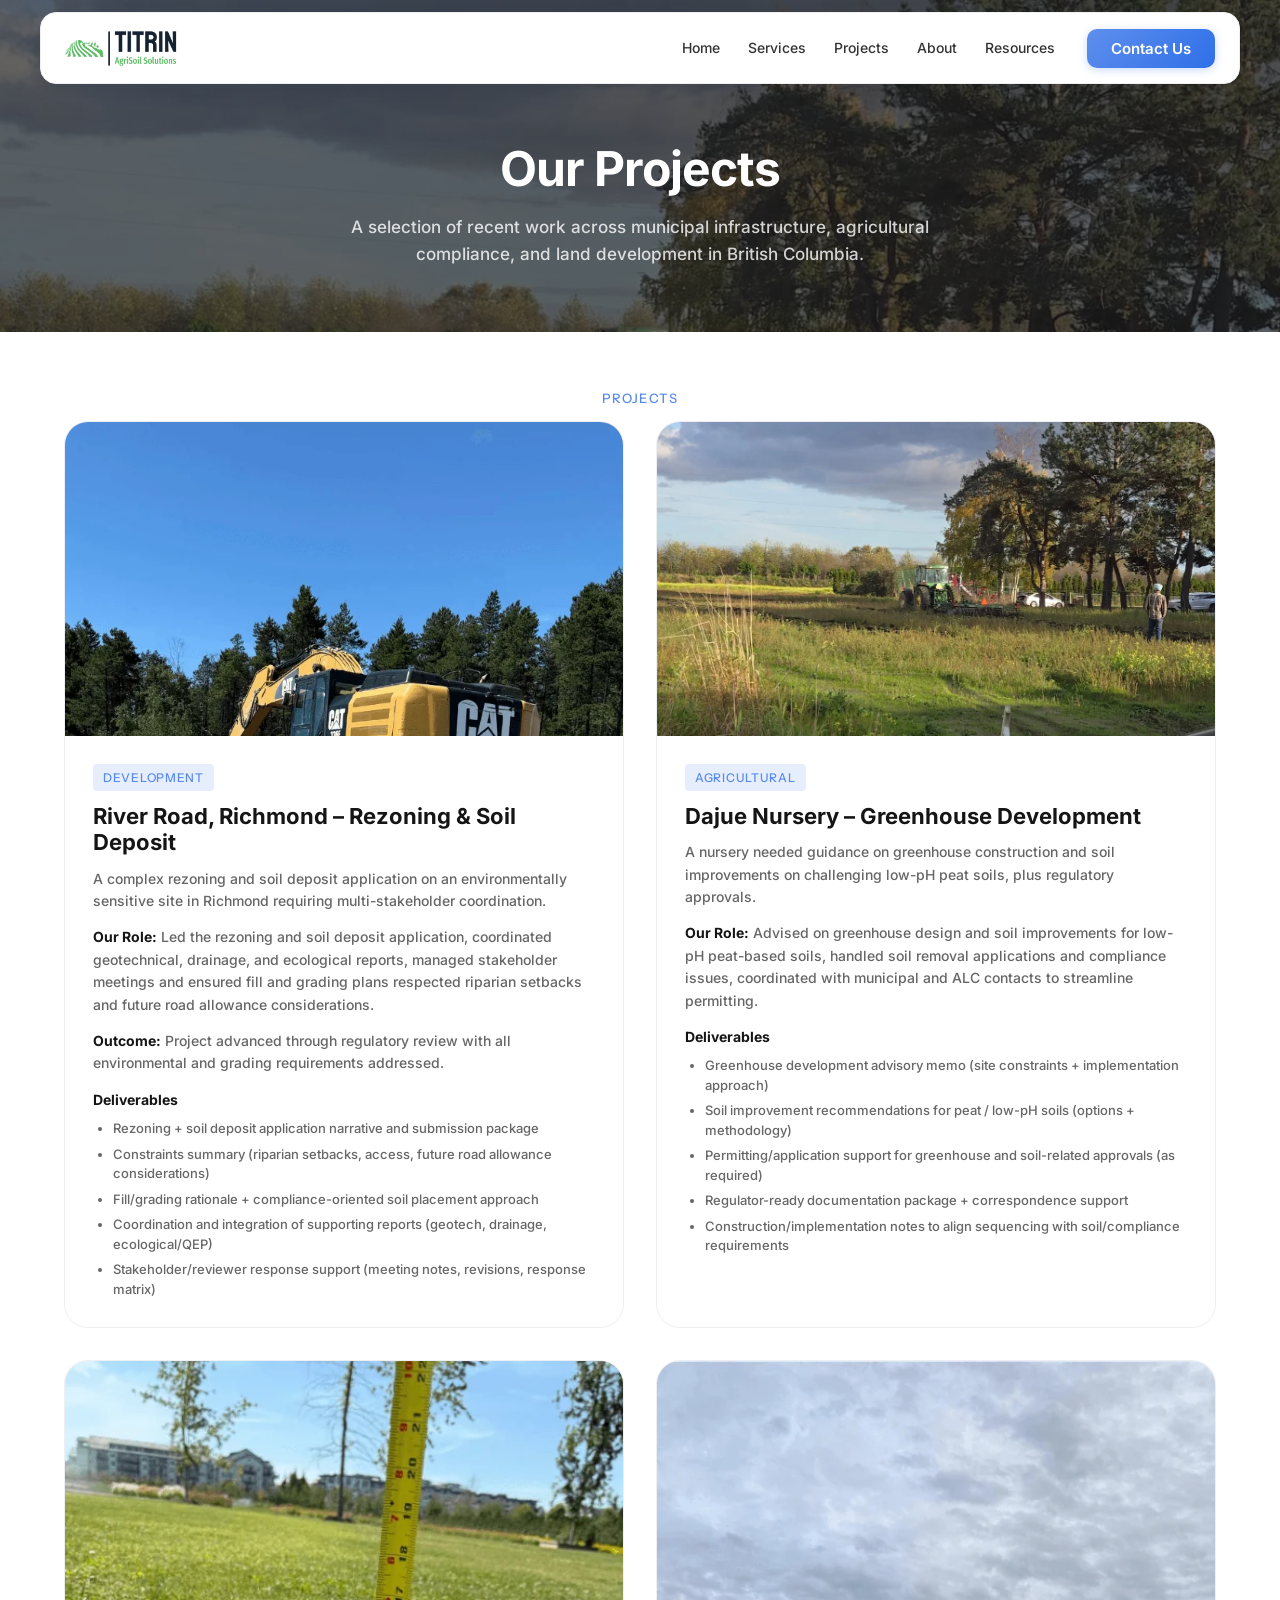
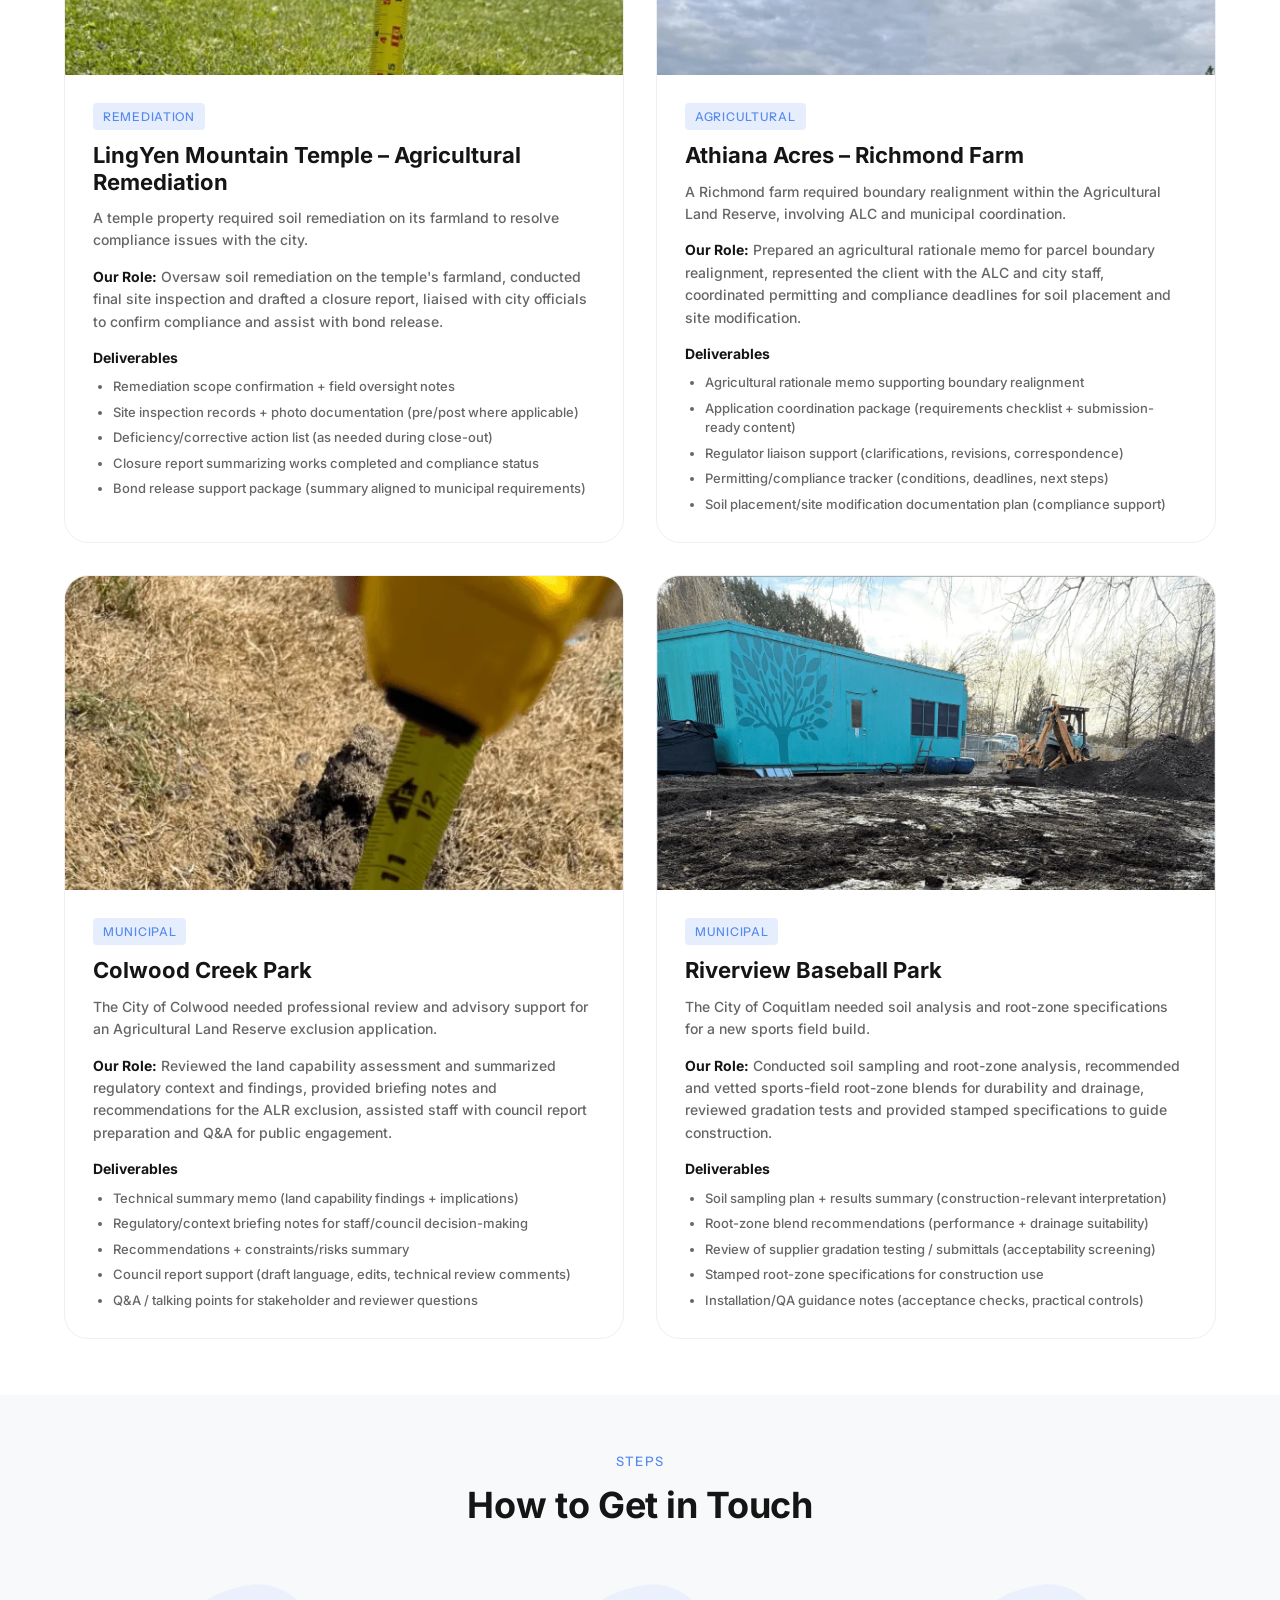
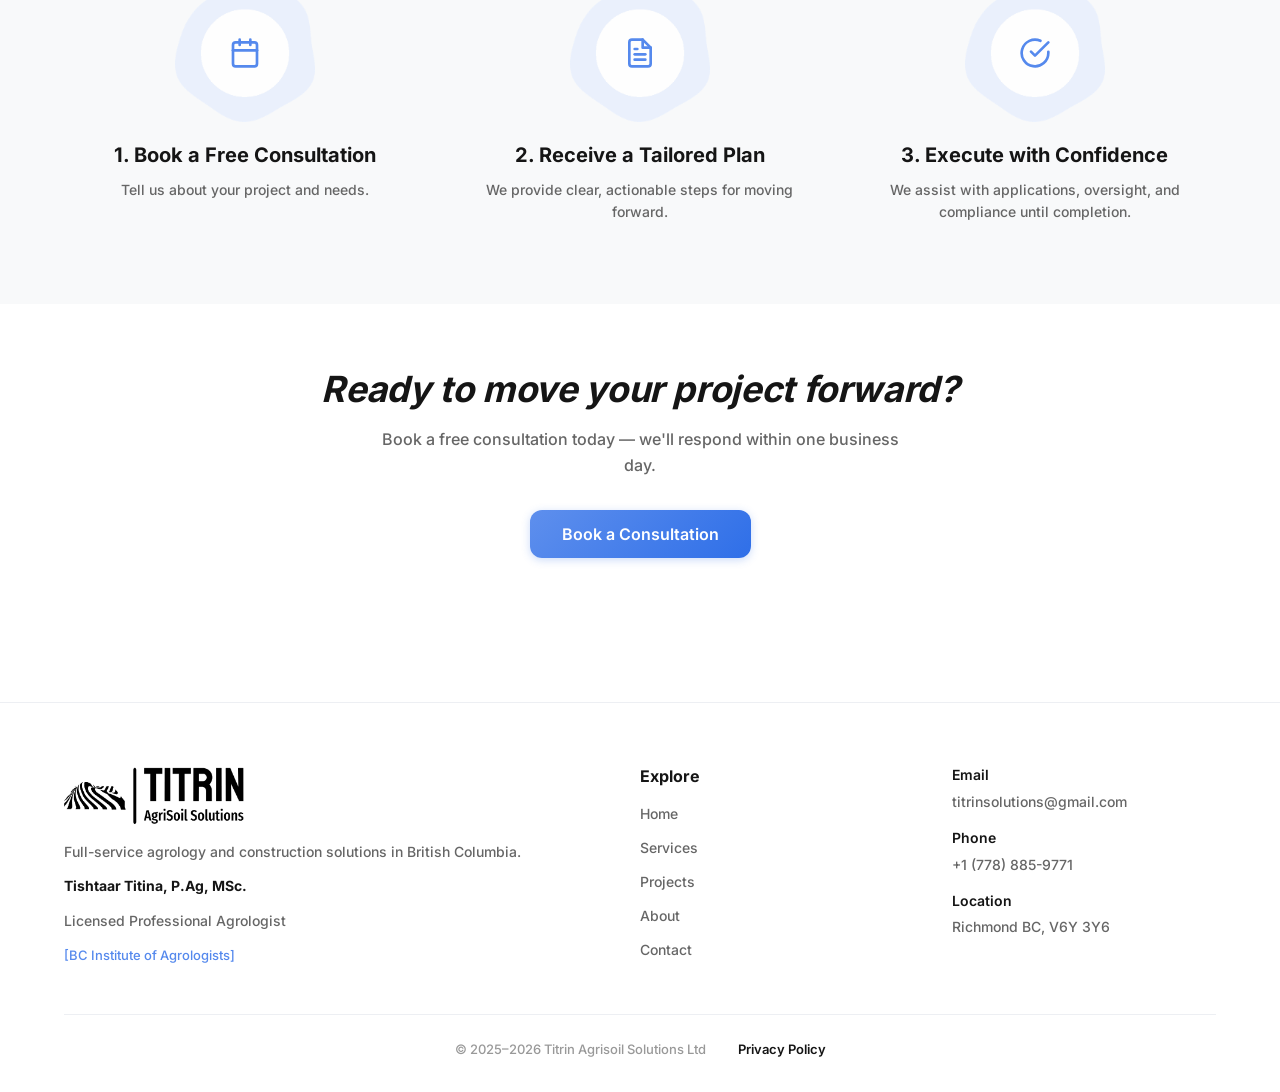
<file: site/projects.html>
<!DOCTYPE html>
<html lang="en" style="background:#fff"><style>body{opacity:0;transition:opacity 0.4s ease}body.loaded{opacity:1}</style>
<head>
  <meta charset="utf-8">
  <meta name="theme-color" content="#ffffff">
  <meta name="viewport" content="width=device-width, initial-scale=1">
  <title>Our Projects | Titrin Agrisoil Solutions</title>
  <meta name="keywords" content="agrology projects, ALC application examples, soil remediation BC, agricultural consulting case studies, Richmond, Coquitlam, Colwood">
  <meta name="description" content="Recent agrology projects across BC — ALC applications, soil remediation, rezoning, greenhouse development, sports field specifications, and municipal advisory. View our case studies.">
  <meta property="og:type" content="website">
  <meta property="og:url" content="https://titrin.ca/projects.html">
  <meta property="og:image" content="https://titrin.ca/images/titrin-logo.png">
  <meta property="og:title" content="Our Projects | Titrin Agrisoil Solutions">
  <meta property="og:description" content="Recent agrology projects across BC — ALC applications, soil remediation, rezoning, greenhouse development, sports field specifications, and municipal advisory. View our case studies.">
  <meta name="twitter:card" content="summary_large_image">
  <meta name="twitter:title" content="Our Projects | Titrin Agrisoil Solutions">
  <meta name="twitter:description" content="Recent agrology projects across BC — ALC applications, soil remediation, rezoning, greenhouse development, sports field specifications, and municipal advisory. View our case studies.">
  <link rel="icon" href="images/favicon-light.png" media="(prefers-color-scheme: light)">
  <link rel="icon" href="images/favicon-dark.png" media="(prefers-color-scheme: dark)">
  <link rel="apple-touch-icon" href="images/touch-icon.png">
  <link rel="stylesheet" href="css/styles.css?v=1774853017">
  <link rel="alternate" hreflang="en-ca" href="https://titrin.ca/projects.html">
  <link rel="canonical" href="https://titrin.ca/projects.html">
  <meta name="geo.region" content="CA-BC">
  <meta name="geo.placename" content="Richmond">
  <meta name="geo.position" content="49.1666;-123.1336">
  <meta name="ICBM" content="49.1666, -123.1336">
<script type="application/ld+json">
  {
    "@context": "https://schema.org",
    "@type": "CollectionPage",
    "name": "Titrin Agrisoil Solutions Projects",
    "description": "Recent agrology projects across BC — ALC applications, soil remediation, rezoning, greenhouse development, and municipal advisory.",
    "url": "https://titrin.ca/projects.html",
    "mainEntity": {
      "@type": "ItemList",
      "itemListElement": [
        {"@type": "ListItem", "position": 1, "name": "River Road, Richmond – Rezoning & Soil Deposit"},
        {"@type": "ListItem", "position": 2, "name": "Dajue Nursery – Greenhouse Development"},
        {"@type": "ListItem", "position": 3, "name": "LingYen Mountain Temple – Agricultural Remediation"},
        {"@type": "ListItem", "position": 4, "name": "Athiana Acres – Richmond Farm"},
        {"@type": "ListItem", "position": 5, "name": "Colwood Creek Park"},
        {"@type": "ListItem", "position": 6, "name": "Riverview Baseball Park"}
      ]
    }
  }
  </script>
</head>
<body>

  <!-- Scroll Progress Bar -->
  <div class="scroll-progress" aria-hidden="true"></div>
  <div class="custom-cursor" aria-hidden="true"></div>
  <div class="custom-cursor-ring" aria-hidden="true"></div>

  <!-- ========== HEADER ========== -->
  <header class="site-header" role="banner">
    <div class="header-bar">
      <a href="index.html" class="header-logo" aria-label="Titrin AgriSoil Solutions - Home">
        <img src="images/titrin-logo.png" alt="Titrin AgriSoil Solutions" width="140" height="40">
      </a>

      <nav class="header-nav" aria-label="Main navigation">
        <ul class="nav-links">
          <li><a href="index.html" class="nav-link">Home</a></li>
          <li><a href="index.html#services" class="nav-link">Services</a></li>
          <li><a href="projects.html" class="nav-link active" aria-current="page">Projects</a></li>
          <li><a href="about.html" class="nav-link">About</a></li>
          <li><a href="blog/" class="nav-link">Resources</a></li>
        </ul>
        <a href="contact.html" class="btn btn-primary nav-cta">Contact Us</a>
      </nav>

      <button class="hamburger" type="button" aria-label="Toggle navigation menu" aria-expanded="false" aria-controls="mobile-menu">
        <span class="hamburger-line"></span>
        <span class="hamburger-line"></span>
        <span class="hamburger-line"></span>
      </button>
    </div>

    <nav class="mobile-menu" id="mobile-menu" aria-label="Mobile navigation" hidden>
      <ul class="mobile-nav-links">
        <li><a href="index.html" class="mobile-nav-link">Home</a></li>
        <li><a href="index.html#services" class="mobile-nav-link">Services</a></li>
        <li><a href="projects.html" class="mobile-nav-link active" aria-current="page">Projects</a></li>
        <li><a href="about.html" class="mobile-nav-link">About</a></li>
        <li><a href="blog/" class="mobile-nav-link">Resources</a></li>
        <li><a href="contact.html" class="btn btn-primary mobile-nav-cta">Contact Us</a></li>
      </ul>
    </nav>
  </header>

  <main>

    <!-- ========== HERO / INTRO ========== -->
    <section class="page-intro" aria-labelledby="projects-intro-heading">
      <div class="page-intro-bg" aria-hidden="true">
        <picture><source srcset="images/agricultural-field-tractor.webp" type="image/webp"><img src="images/agricultural-field-tractor.jpg" alt="" loading="eager"></picture>
      </div>
      <div class="container">
        <h1 id="projects-intro-heading" class="animate-on-scroll">Our Projects</h1>
        <p class="page-intro-text animate-on-scroll delay-1">A selection of recent work across municipal infrastructure, agricultural compliance, and land development in British Columbia.</p>
      </div>
    </section>

    <!-- ========== PROJECTS GRID ========== -->
    <section class="projects-detail" aria-labelledby="projects-grid-heading">
      <div class="container">
        <div class="section-label animate-on-scroll"><span>Projects</span></div>
        <h2 id="projects-grid-heading" class="visually-hidden">Project Case Studies</h2>

        <div class="projects-page-grid">

          <!-- Project 1 -->
          <article class="project-detail-card animate-on-scroll delay-1">
            <div class="project-detail-card__image">
              <picture><source srcset="images/river-road-richmond.webp" type="image/webp"><img src="images/river-road-richmond.png" alt="River Road, Richmond project site" width="600" height="338" loading="lazy"></picture>
            </div>
            <div class="project-detail-card__body">
              <span class="project-detail-card__meta">Development</span>
              <h3 class="project-detail-card__title">River Road, Richmond &ndash; Rezoning &amp; Soil Deposit</h3>
              <p class="project-detail-card__description">A complex rezoning and soil deposit application on an environmentally sensitive site in Richmond requiring multi-stakeholder coordination.</p>
              <p class="project-detail-card__role"><strong>Our Role:</strong> Led the rezoning and soil deposit application, coordinated geotechnical, drainage, and ecological reports, managed stakeholder meetings and ensured fill and grading plans respected riparian setbacks and future road allowance considerations.</p>
              <p class="project-detail-card__outcome"><strong>Outcome:</strong> Project advanced through regulatory review with all environmental and grading requirements addressed.</p>
              <p class="project-detail-card__deliverables-heading">Deliverables</p>
              <ul class="project-detail-card__deliverables">
                <li>Rezoning + soil deposit application narrative and submission package</li>
                <li>Constraints summary (riparian setbacks, access, future road allowance considerations)</li>
                <li>Fill/grading rationale + compliance-oriented soil placement approach</li>
                <li>Coordination and integration of supporting reports (geotech, drainage, ecological/QEP)</li>
                <li>Stakeholder/reviewer response support (meeting notes, revisions, response matrix)</li>
              </ul>
            </div>
          </article>

          <!-- Project 2 -->
          <article class="project-detail-card animate-on-scroll delay-2">
            <div class="project-detail-card__image">
              <picture><source srcset="images/agricultural-field-tractor.webp" type="image/webp"><img src="images/agricultural-field-tractor.jpg" alt="Dajue Nursery greenhouse development site" width="600" height="338" loading="lazy"></picture>
            </div>
            <div class="project-detail-card__body">
              <span class="project-detail-card__meta">Agricultural</span>
              <h3 class="project-detail-card__title">Dajue Nursery &ndash; Greenhouse Development</h3>
              <p class="project-detail-card__description">A nursery needed guidance on greenhouse construction and soil improvements on challenging low-pH peat soils, plus regulatory approvals.</p>
              <p class="project-detail-card__role"><strong>Our Role:</strong> Advised on greenhouse design and soil improvements for low-pH peat-based soils, handled soil removal applications and compliance issues, coordinated with municipal and ALC contacts to streamline permitting.</p>
              <p class="project-detail-card__deliverables-heading">Deliverables</p>
              <ul class="project-detail-card__deliverables">
                <li>Greenhouse development advisory memo (site constraints + implementation approach)</li>
                <li>Soil improvement recommendations for peat / low-pH soils (options + methodology)</li>
                <li>Permitting/application support for greenhouse and soil-related approvals (as required)</li>
                <li>Regulator-ready documentation package + correspondence support</li>
                <li>Construction/implementation notes to align sequencing with soil/compliance requirements</li>
              </ul>
            </div>
          </article>

          <!-- Project 3 -->
          <article class="project-detail-card animate-on-scroll delay-1">
            <div class="project-detail-card__image">
              <picture><source srcset="images/lingyen-temple-site.webp" type="image/webp"><img src="images/lingyen-temple-site.png" alt="LingYen Mountain Temple remediation site" width="600" height="338" loading="lazy"></picture>
            </div>
            <div class="project-detail-card__body">
              <span class="project-detail-card__meta">Remediation</span>
              <h3 class="project-detail-card__title">LingYen Mountain Temple &ndash; Agricultural Remediation</h3>
              <p class="project-detail-card__description">A temple property required soil remediation on its farmland to resolve compliance issues with the city.</p>
              <p class="project-detail-card__role"><strong>Our Role:</strong> Oversaw soil remediation on the temple's farmland, conducted final site inspection and drafted a closure report, liaised with city officials to confirm compliance and assist with bond release.</p>
              <p class="project-detail-card__deliverables-heading">Deliverables</p>
              <ul class="project-detail-card__deliverables">
                <li>Remediation scope confirmation + field oversight notes</li>
                <li>Site inspection records + photo documentation (pre/post where applicable)</li>
                <li>Deficiency/corrective action list (as needed during close-out)</li>
                <li>Closure report summarizing works completed and compliance status</li>
                <li>Bond release support package (summary aligned to municipal requirements)</li>
              </ul>
            </div>
          </article>

          <!-- Project 4 -->
          <article class="project-detail-card animate-on-scroll delay-2">
            <div class="project-detail-card__image">
              <picture><source srcset="images/athiana-acres-site.webp" type="image/webp"><img src="images/athiana-acres-site.png" alt="Athiana Acres Richmond Farm site" width="600" height="338" loading="lazy"></picture>
            </div>
            <div class="project-detail-card__body">
              <span class="project-detail-card__meta">Agricultural</span>
              <h3 class="project-detail-card__title">Athiana Acres &ndash; Richmond Farm</h3>
              <p class="project-detail-card__description">A Richmond farm required boundary realignment within the Agricultural Land Reserve, involving ALC and municipal coordination.</p>
              <p class="project-detail-card__role"><strong>Our Role:</strong> Prepared an agricultural rationale memo for parcel boundary realignment, represented the client with the ALC and city staff, coordinated permitting and compliance deadlines for soil placement and site modification.</p>
              <p class="project-detail-card__deliverables-heading">Deliverables</p>
              <ul class="project-detail-card__deliverables">
                <li>Agricultural rationale memo supporting boundary realignment</li>
                <li>Application coordination package (requirements checklist + submission-ready content)</li>
                <li>Regulator liaison support (clarifications, revisions, correspondence)</li>
                <li>Permitting/compliance tracker (conditions, deadlines, next steps)</li>
                <li>Soil placement/site modification documentation plan (compliance support)</li>
              </ul>
            </div>
          </article>

          <!-- Project 5 -->
          <article class="project-detail-card animate-on-scroll delay-1">
            <div class="project-detail-card__image">
              <picture><source srcset="images/colwood-creek-park.webp" type="image/webp"><img src="images/colwood-creek-park.png" alt="Colwood Creek Park site" width="600" height="338" loading="lazy"></picture>
            </div>
            <div class="project-detail-card__body">
              <span class="project-detail-card__meta">Municipal</span>
              <h3 class="project-detail-card__title">Colwood Creek Park</h3>
              <p class="project-detail-card__description">The City of Colwood needed professional review and advisory support for an Agricultural Land Reserve exclusion application.</p>
              <p class="project-detail-card__role"><strong>Our Role:</strong> Reviewed the land capability assessment and summarized regulatory context and findings, provided briefing notes and recommendations for the ALR exclusion, assisted staff with council report preparation and Q&amp;A for public engagement.</p>
              <p class="project-detail-card__deliverables-heading">Deliverables</p>
              <ul class="project-detail-card__deliverables">
                <li>Technical summary memo (land capability findings + implications)</li>
                <li>Regulatory/context briefing notes for staff/council decision-making</li>
                <li>Recommendations + constraints/risks summary</li>
                <li>Council report support (draft language, edits, technical review comments)</li>
                <li>Q&amp;A / talking points for stakeholder and reviewer questions</li>
              </ul>
            </div>
          </article>

          <!-- Project 6 -->
          <article class="project-detail-card animate-on-scroll delay-2">
            <div class="project-detail-card__image">
              <picture><source srcset="images/riverview-park-construction.webp" type="image/webp"><img src="images/riverview-park-construction.png" alt="Riverview Baseball Park construction site" width="600" height="338" loading="lazy"></picture>
            </div>
            <div class="project-detail-card__body">
              <span class="project-detail-card__meta">Municipal</span>
              <h3 class="project-detail-card__title">Riverview Baseball Park</h3>
              <p class="project-detail-card__description">The City of Coquitlam needed soil analysis and root-zone specifications for a new sports field build.</p>
              <p class="project-detail-card__role"><strong>Our Role:</strong> Conducted soil sampling and root-zone analysis, recommended and vetted sports-field root-zone blends for durability and drainage, reviewed gradation tests and provided stamped specifications to guide construction.</p>
              <p class="project-detail-card__deliverables-heading">Deliverables</p>
              <ul class="project-detail-card__deliverables">
                <li>Soil sampling plan + results summary (construction-relevant interpretation)</li>
                <li>Root-zone blend recommendations (performance + drainage suitability)</li>
                <li>Review of supplier gradation testing / submittals (acceptability screening)</li>
                <li>Stamped root-zone specifications for construction use</li>
                <li>Installation/QA guidance notes (acceptance checks, practical controls)</li>
              </ul>
            </div>
          </article>

        </div>
      </div>
    </section>

    <!-- ========== HOW TO GET IN TOUCH ========== -->
    <section class="steps" aria-labelledby="steps-heading">
      <div class="container">
        <div class="section-label animate-on-scroll"><span>Steps</span></div>
        <h2 id="steps-heading" class="animate-on-scroll delay-1">How to Get in Touch</h2>

        <div class="steps-grid">
          <article class="step-card animate-on-scroll delay-1">
            <div class="step-icon-wrap">
              <img class="step-icon-bg" src="images/aDUoPr0FFMFXt9i0927laRVCEkk.png" alt="" aria-hidden="true" width="120" height="120" loading="lazy">
              <svg class="step-icon" width="32" height="32" viewBox="0 0 24 24" fill="none" stroke="currentColor" stroke-width="2" stroke-linecap="round" stroke-linejoin="round" aria-hidden="true">
                <rect x="3" y="4" width="18" height="18" rx="2" ry="2"/>
                <line x1="16" y1="2" x2="16" y2="6"/>
                <line x1="8" y1="2" x2="8" y2="6"/>
                <line x1="3" y1="10" x2="21" y2="10"/>
              </svg>
            </div>
            <h3>1. Book a Free Consultation</h3>
            <p>Tell us about your project and needs.</p>
          </article>

          <article class="step-card animate-on-scroll delay-2">
            <div class="step-icon-wrap">
              <img class="step-icon-bg" src="images/aDUoPr0FFMFXt9i0927laRVCEkk.png" alt="" aria-hidden="true" width="120" height="120" loading="lazy">
              <svg class="step-icon" width="32" height="32" viewBox="0 0 24 24" fill="none" stroke="currentColor" stroke-width="2" stroke-linecap="round" stroke-linejoin="round" aria-hidden="true">
                <path d="M14 2H6a2 2 0 0 0-2 2v16a2 2 0 0 0 2 2h12a2 2 0 0 0 2-2V8z"/>
                <polyline points="14 2 14 8 20 8"/>
                <line x1="16" y1="13" x2="8" y2="13"/>
                <line x1="16" y1="17" x2="8" y2="17"/>
                <polyline points="10 9 9 9 8 9"/>
              </svg>
            </div>
            <h3>2. Receive a Tailored Plan</h3>
            <p>We provide clear, actionable steps for moving forward.</p>
          </article>

          <article class="step-card animate-on-scroll delay-3">
            <div class="step-icon-wrap">
              <img class="step-icon-bg" src="images/aDUoPr0FFMFXt9i0927laRVCEkk.png" alt="" aria-hidden="true" width="120" height="120" loading="lazy">
              <svg class="step-icon" width="32" height="32" viewBox="0 0 24 24" fill="none" stroke="currentColor" stroke-width="2" stroke-linecap="round" stroke-linejoin="round" aria-hidden="true">
                <path d="M22 11.08V12a10 10 0 1 1-5.93-9.14"/>
                <polyline points="22 4 12 14.01 9 11.01"/>
              </svg>
            </div>
            <h3>3. Execute with Confidence</h3>
            <p>We assist with applications, oversight, and compliance until completion.</p>
          </article>
        </div>
      </div>
    </section>

    <!-- ========== CTA BANNER ========== -->
    <section class="cta-banner" aria-label="Call to action">
      <div class="container animate-on-scroll">
        <h2>Ready to move your project forward?</h2>
        <p>Book a free consultation today &mdash; we'll respond within one business day.</p>
        <a href="contact.html" class="btn btn-primary btn-lg">Book a Consultation</a>
      </div>
    </section>

  </main>

  <!-- ========== FOOTER ========== -->
  <footer class="site-footer" role="contentinfo">
    <div class="container">
      <div class="footer-grid">
        <div class="footer-brand">
          <picture><source srcset="images/titrin-logo-dark.webp" type="image/webp"><img src="images/titrin-logo-dark.png" alt="Titrin AgriSoil Solutions" class="footer-logo" width="160" height="46" loading="lazy"></picture>
          <p>Full-service agrology and construction solutions in British Columbia.</p>
          <p class="footer-credential"><strong>Tishtaar Titina, P.Ag, MSc.</strong></p>
          <p class="footer-credential">Licensed Professional Agrologist</p>
          <p class="footer-credential"><a href="https://www.bcia.com" class="footer-link" target="_blank" rel="noopener noreferrer">[BC Institute of Agrologists]</a></p>
        </div>

        <div class="footer-nav">
          <h4>Explore</h4>
          <ul>
            <li><a href="index.html">Home</a></li>
            <li><a href="index.html#services">Services</a></li>
            <li><a href="projects.html">Projects</a></li>
            <li><a href="about.html">About</a></li>
            <li><a href="contact.html">Contact</a></li>
          </ul>
        </div>

        <div class="footer-contact">
          <h4>Email</h4>
          <a href="mailto:titrinsolutions@gmail.com">titrinsolutions@gmail.com</a>

          <h4>Phone</h4>
          <a href="tel:+17788859771">+1 (778) 885-9771</a>

          <h4>Location</h4>
          <p>Richmond BC, V6Y 3Y6</p>
        </div>
      </div>

      <div class="footer-bottom">
        <p>&copy; 2025–2026 Titrin Agrisoil Solutions Ltd</p>
        <a href="privacy-policy.html">Privacy Policy</a>
      </div>
    </div>
  </footer>



  <!-- Back to Top -->
  <button class="back-to-top" aria-label="Back to top"><svg width="20" height="20" viewBox="0 0 24 24" fill="none" stroke="currentColor" stroke-width="2.5" stroke-linecap="round" stroke-linejoin="round"><polyline points="18 15 12 9 6 15"/></svg></button>

  <script>requestAnimationFrame(function(){document.body.classList.add("loaded")})</script>
  <script defer src="js/main.js?v=1774853017"></script>
</body>
</html>
</file>
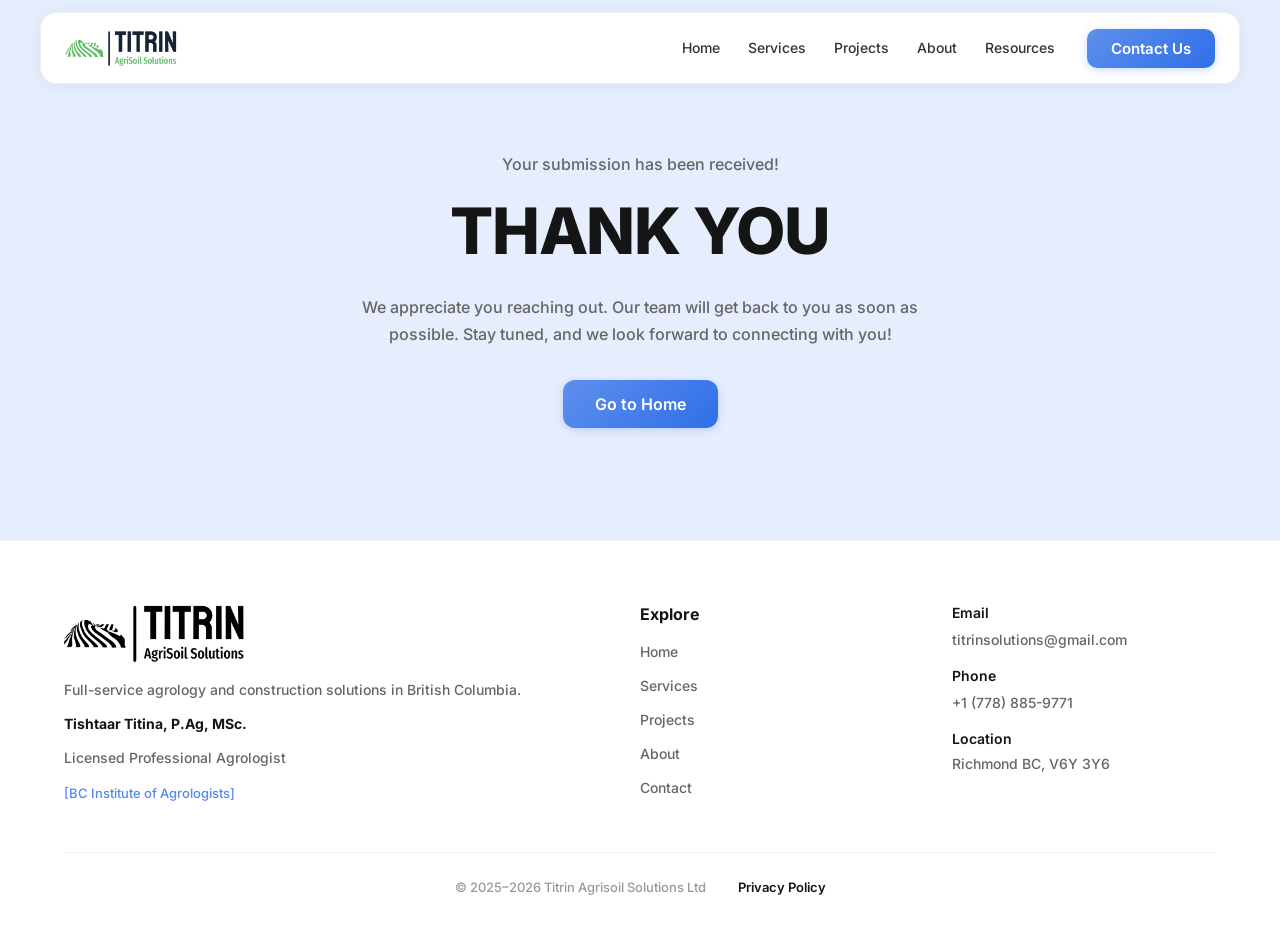
<file: site/thank-you.html>
<!DOCTYPE html>
<html lang="en" style="background:#fff"><style>body{opacity:0;transition:opacity 0.4s ease}body.loaded{opacity:1}</style>
<head>
  <meta charset="utf-8">
  <meta name="theme-color" content="#ffffff">
  <meta name="viewport" content="width=device-width, initial-scale=1">
  <title>Thank You | Titrin Agrisoil Solutions</title>
  <meta name="description" content="Thank you for contacting Titrin Agrisoil Solutions. We will get back to you within one business day.">
  <meta property="og:type" content="website">
  <meta property="og:url" content="https://titrin.ca/thank-you.html">
  <meta property="og:image" content="https://titrin.ca/images/titrin-logo.png">
  <meta property="og:title" content="Thank You | Titrin Agrisoil Solutions">
  <meta property="og:description" content="Thank you for contacting Titrin Agrisoil Solutions. We will get back to you within one business day.">
  <meta name="twitter:card" content="summary_large_image">
  <meta name="twitter:title" content="Thank You | Titrin Agrisoil Solutions">
  <meta name="twitter:description" content="Thank you for contacting Titrin Agrisoil Solutions. We will get back to you within one business day.">
  <link rel="icon" href="images/favicon-light.png" media="(prefers-color-scheme: light)">
  <link rel="icon" href="images/favicon-dark.png" media="(prefers-color-scheme: dark)">
  <link rel="apple-touch-icon" href="images/touch-icon.png">
  <link rel="stylesheet" href="css/styles.css?v=1774853017">
  <link rel="canonical" href="https://titrin.ca/thank-you.html">
  <meta name="robots" content="noindex, nofollow">
</head>
<body>

  <!-- Scroll Progress Bar -->
  <div class="scroll-progress" aria-hidden="true"></div>
  <div class="custom-cursor" aria-hidden="true"></div>
  <div class="custom-cursor-ring" aria-hidden="true"></div>

  <!-- ========== HEADER ========== -->
  <header class="site-header" role="banner">
    <div class="header-bar">
      <a href="index.html" class="header-logo" aria-label="Titrin AgriSoil Solutions - Home">
        <img src="images/titrin-logo.png" alt="Titrin AgriSoil Solutions" width="140" height="40">
      </a>

      <nav class="header-nav" aria-label="Main navigation">
        <ul class="nav-links">
          <li><a href="index.html" class="nav-link">Home</a></li>
          <li><a href="index.html#services" class="nav-link">Services</a></li>
          <li><a href="projects.html" class="nav-link">Projects</a></li>
          <li><a href="about.html" class="nav-link">About</a></li>
          <li><a href="blog/" class="nav-link">Resources</a></li>
        </ul>
        <a href="contact.html" class="btn btn-primary nav-cta">Contact Us</a>
      </nav>

      <button class="hamburger" type="button" aria-label="Toggle navigation menu" aria-expanded="false" aria-controls="mobile-menu">
        <span class="hamburger-line"></span>
        <span class="hamburger-line"></span>
        <span class="hamburger-line"></span>
      </button>
    </div>

    <nav class="mobile-menu" id="mobile-menu" aria-label="Mobile navigation" hidden>
      <ul class="mobile-nav-links">
        <li><a href="index.html" class="mobile-nav-link">Home</a></li>
        <li><a href="index.html#services" class="mobile-nav-link">Services</a></li>
        <li><a href="projects.html" class="mobile-nav-link">Projects</a></li>
        <li><a href="about.html" class="mobile-nav-link">About</a></li>
        <li><a href="blog/" class="mobile-nav-link">Resources</a></li>
        <li><a href="contact.html" class="btn btn-primary mobile-nav-cta">Contact Us</a></li>
      </ul>
    </nav>
  </header>

  <main>

    <!-- ========== THANK YOU ========== -->
    <section class="thankyou" aria-label="Thank you">
      <div class="thankyou__content animate-on-scroll">
        <p>Your submission has been received!</p>
        <h1 class="thankyou__title">THANK YOU</h1>
        <p class="thankyou__message">We appreciate you reaching out. Our team will get back to you as soon as possible. Stay tuned, and we look forward to connecting with you!</p>
        <a href="index.html" class="btn btn-primary btn-lg">Go to Home</a>
      </div>
    </section>

  </main>

  <!-- ========== FOOTER ========== -->
  <footer class="site-footer" role="contentinfo">
    <div class="container">
      <div class="footer-grid">
        <div class="footer-brand">
          <picture><source srcset="images/titrin-logo-dark.webp" type="image/webp"><img src="images/titrin-logo-dark.png" alt="Titrin AgriSoil Solutions" class="footer-logo" width="160" height="46" loading="lazy"></picture>
          <p>Full-service agrology and construction solutions in British Columbia.</p>
          <p class="footer-credential"><strong>Tishtaar Titina, P.Ag, MSc.</strong></p>
          <p class="footer-credential">Licensed Professional Agrologist</p>
          <p class="footer-credential"><a href="https://www.bcia.com" class="footer-link" target="_blank" rel="noopener noreferrer">[BC Institute of Agrologists]</a></p>
        </div>

        <div class="footer-nav">
          <h4>Explore</h4>
          <ul>
            <li><a href="index.html">Home</a></li>
            <li><a href="index.html#services">Services</a></li>
            <li><a href="projects.html">Projects</a></li>
            <li><a href="about.html">About</a></li>
            <li><a href="contact.html">Contact</a></li>
          </ul>
        </div>

        <div class="footer-contact">
          <h4>Email</h4>
          <a href="mailto:titrinsolutions@gmail.com">titrinsolutions@gmail.com</a>

          <h4>Phone</h4>
          <a href="tel:+17788859771">+1 (778) 885-9771</a>

          <h4>Location</h4>
          <p>Richmond BC, V6Y 3Y6</p>
        </div>
      </div>

      <div class="footer-bottom">
        <p>&copy; 2025–2026 Titrin Agrisoil Solutions Ltd</p>
        <a href="privacy-policy.html">Privacy Policy</a>
      </div>
    </div>
  </footer>



  <!-- Back to Top -->
  <button class="back-to-top" aria-label="Back to top"><svg width="20" height="20" viewBox="0 0 24 24" fill="none" stroke="currentColor" stroke-width="2.5" stroke-linecap="round" stroke-linejoin="round"><polyline points="18 15 12 9 6 15"/></svg></button>

  <script>requestAnimationFrame(function(){document.body.classList.add("loaded")})</script>
  <script defer src="js/main.js?v=1774853017"></script>
</body>
</html>
</file>
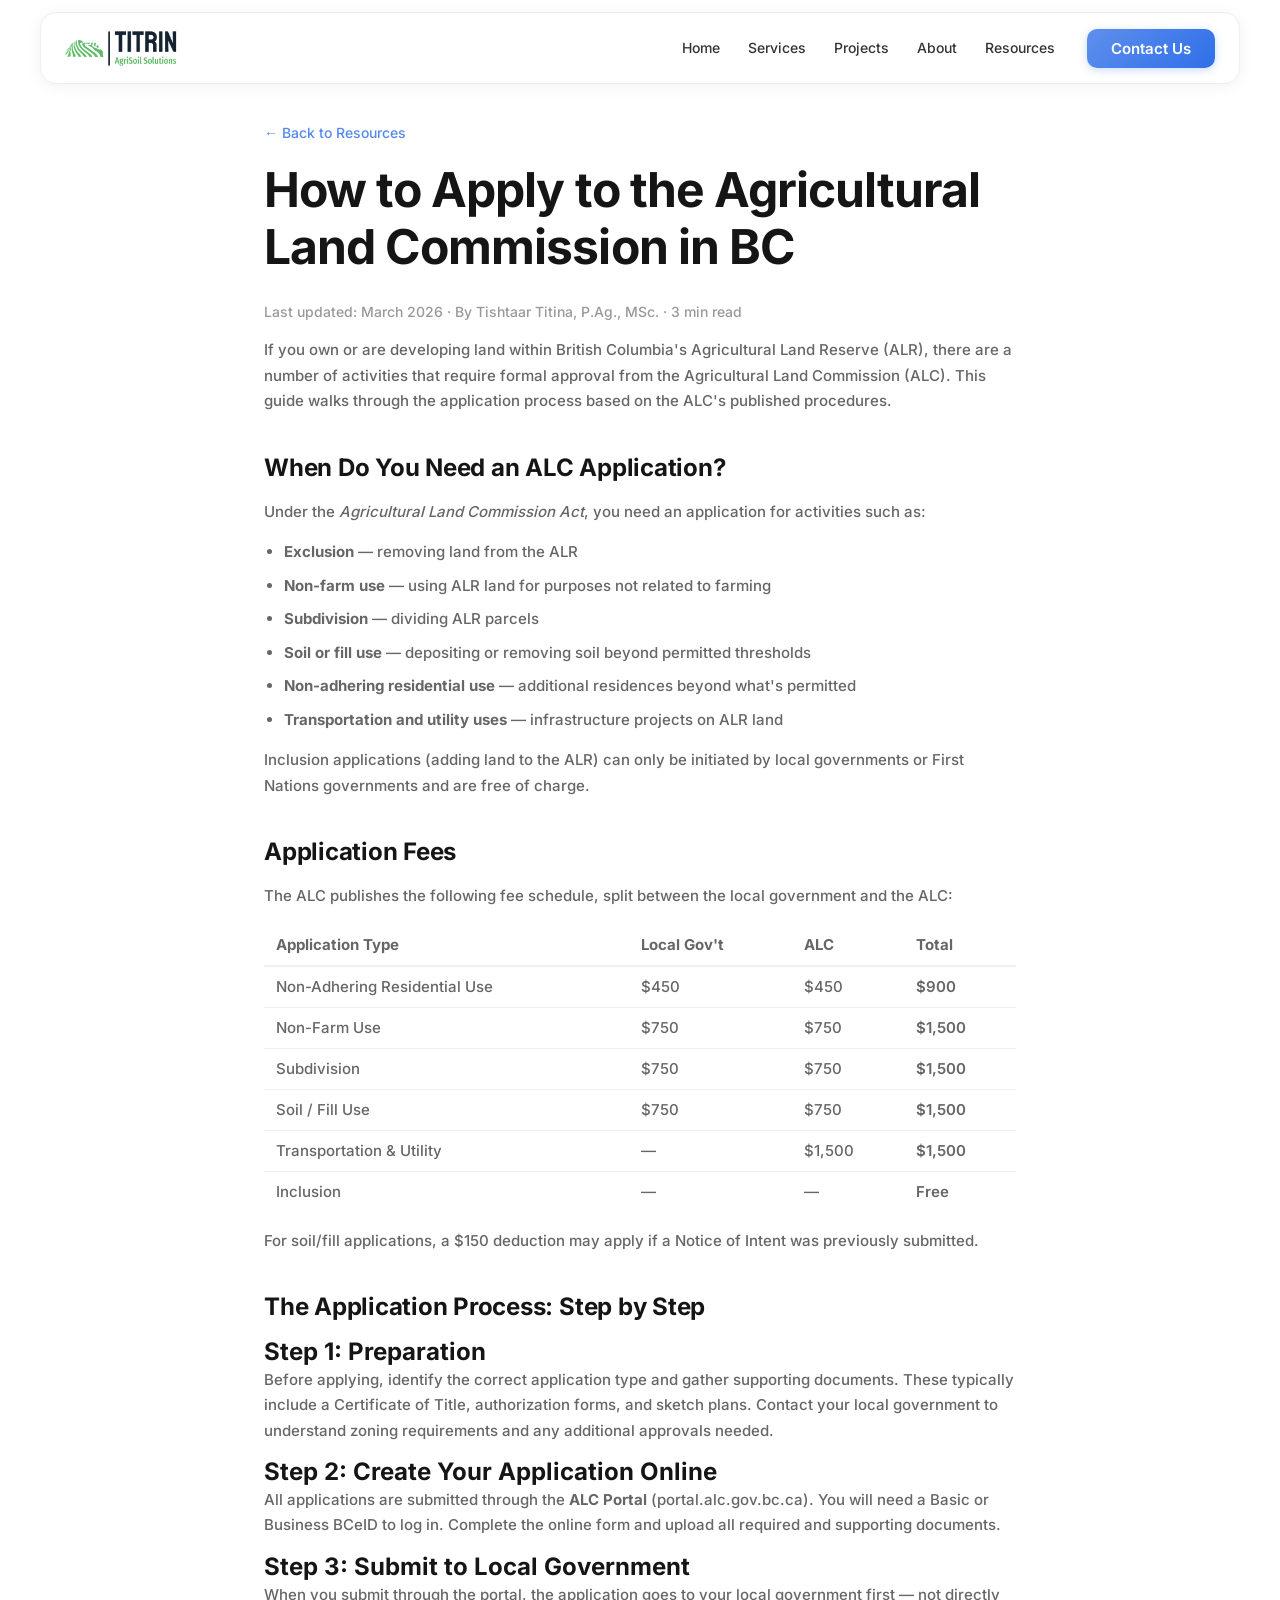
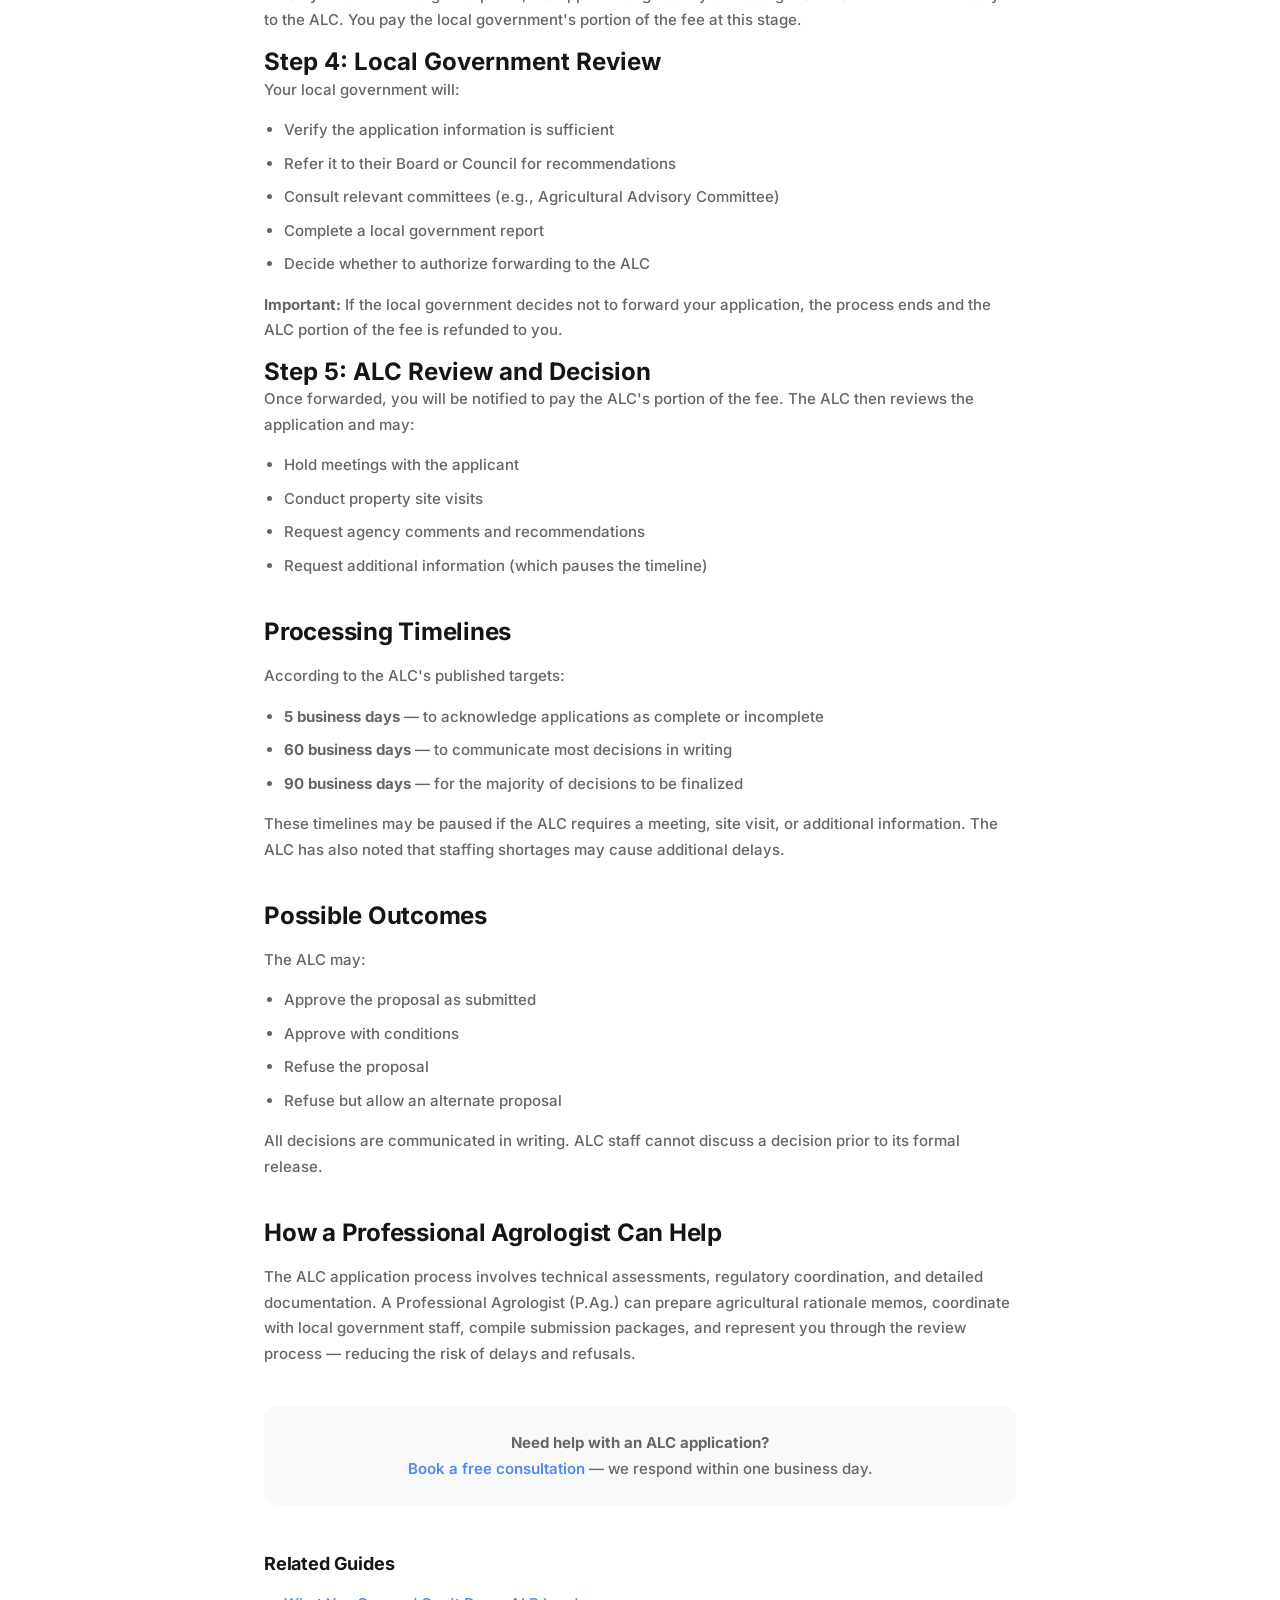
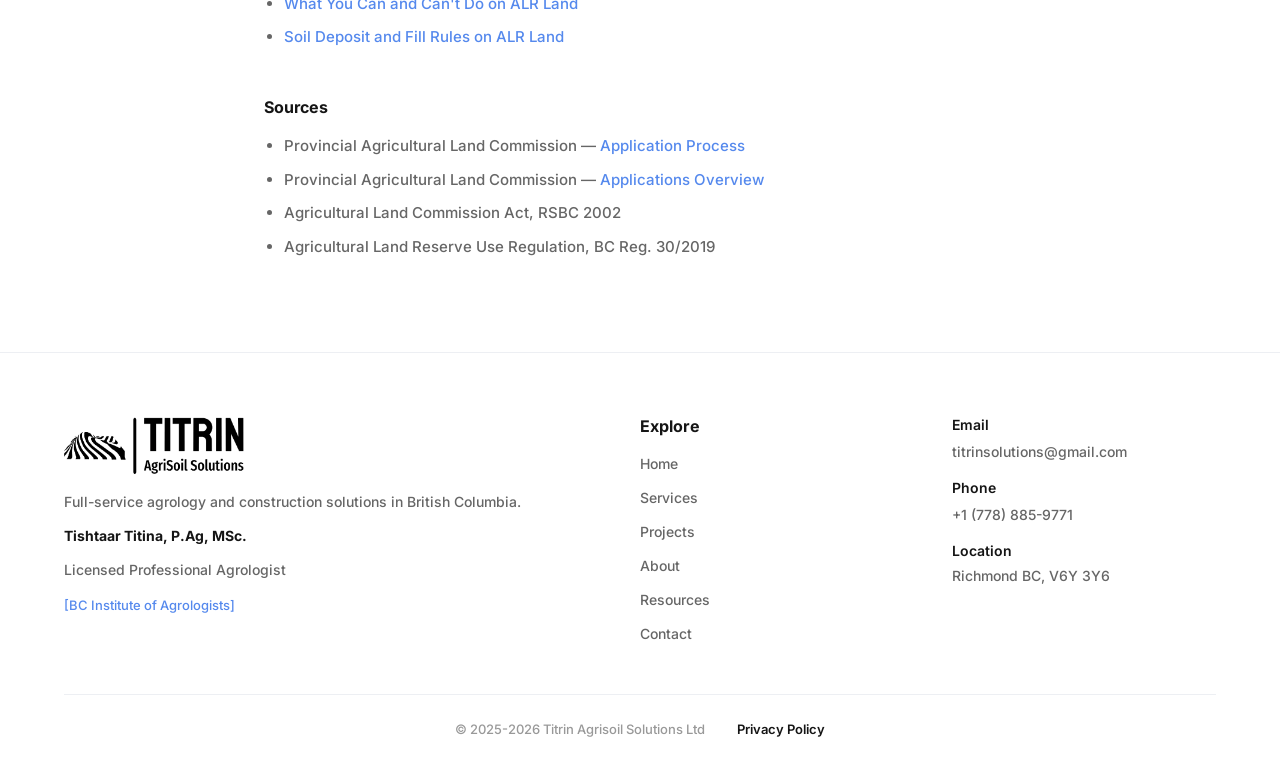
<file: site/blog/alc-application-guide.html>
<!DOCTYPE html>
<html lang="en" style="background:#fff">
<head>
  <meta charset="utf-8">
  <meta name="theme-color" content="#ffffff">
  <meta name="viewport" content="width=device-width, initial-scale=1">
  <title>How to Apply to the Agricultural Land Commission in BC | Titrin Agrisoil Solutions</title>
  <meta name="keywords" content="ALC application, Agricultural Land Commission, BC, ALR, how to apply, exclusion, subdivision, non-farm use">
  <meta name="description" content="Step-by-step guide to the ALC application process in British Columbia — fees, timelines, required documents, and what to expect. Written by a Professional Agrologist.">
  <meta property="og:type" content="article">
  <meta property="og:image" content="https://titrin.ca/images/agricultural-field-tractor.webp">
  <meta property="og:title" content="How to Apply to the Agricultural Land Commission in BC">
  <meta property="og:description" content="Step-by-step guide to the ALC application process in British Columbia — fees, timelines, required documents, and what to expect.">
  <link rel="canonical" href="https://titrin.ca/blog/alc-application-guide.html">
  <link rel="icon" href="../images/favicon-light.png" media="(prefers-color-scheme: light)">
  <link rel="icon" href="../images/favicon-dark.png" media="(prefers-color-scheme: dark)">
  <link rel="stylesheet" href="../css/styles.css">
  <script type="application/ld+json">
  {
    "@context": "https://schema.org",
    "@type": "Article",
    "headline": "How to Apply to the Agricultural Land Commission in BC",
    "author": {"@type": "Person", "name": "Tishtaar Titina", "jobTitle": "Professional Agrologist (P.Ag.)"},
    "publisher": {"@type": "Organization", "name": "Titrin Agrisoil Solutions"},
    "datePublished": "2026-03-30",
    "description": "Step-by-step guide to the ALC application process in British Columbia."
  }
  </script>
  <script type="application/ld+json">{"@context": "https://schema.org", "@type": "BreadcrumbList", "itemListElement": [{"@type": "ListItem", "position": 1, "name": "Home", "item": "https://titrin.ca/"}, {"@type": "ListItem", "position": 2, "name": "Resources", "item": "https://titrin.ca/blog/"}, {"@type": "ListItem", "position": 3, "name": "How to Apply to the ALC", "item": "https://titrin.ca/blog/alc-application-guide.html"}]}</script>
  <link rel="alternate" type="application/rss+xml" title="Titrin Resources" href="feed.xml">
</head>
<body>

  <header class="site-header" role="banner">
    <div class="header-bar">
      <a href="../index.html" class="header-logo"><img src="../images/titrin-logo.png" alt="Titrin AgriSoil Solutions" width="140" height="40"></a>
      <nav class="header-nav">
        <ul class="nav-links">
          <li><a href="../index.html" class="nav-link">Home</a></li>
          <li><a href="../index.html#services" class="nav-link">Services</a></li>
          <li><a href="../projects.html" class="nav-link">Projects</a></li>
          <li><a href="../about.html" class="nav-link">About</a></li>
          <li><a href="./" class="nav-link">Resources</a></li>
        </ul>
        <a href="../contact.html" class="btn btn-primary nav-cta">Contact Us</a>
      </nav>
      <button class="hamburger" type="button" aria-label="Toggle navigation menu" aria-expanded="false" aria-controls="mobile-menu">
        <span class="hamburger-line"></span><span class="hamburger-line"></span><span class="hamburger-line"></span>
      </button>
    </div>
    <nav class="mobile-menu" id="mobile-menu" hidden>
      <ul class="mobile-nav-links">
        <li><a href="../index.html" class="mobile-nav-link">Home</a></li>
        <li><a href="../projects.html" class="mobile-nav-link">Projects</a></li>
        <li><a href="../about.html" class="mobile-nav-link">About</a></li>
        <li><a href="./" class="mobile-nav-link">Resources</a></li>
        <li><a href="../contact.html" class="btn btn-primary mobile-nav-cta">Contact Us</a></li>
      </ul>
    </nav>
  </header>

  <main>
    <article class="privacy-page" style="padding-top:120px;">
      <p><a href="index.html" style="color:var(--color-primary);font-size:14px;">&larr; Back to Resources</a></p>
      <h1>How to Apply to the Agricultural Land Commission in BC</h1>
      <p style="color:var(--color-light-gray);font-size:14px;">Last updated: March 2026 &middot; By Tishtaar Titina, P.Ag., MSc. &middot; 3 min read</p>

      <p>If you own or are developing land within British Columbia's Agricultural Land Reserve (ALR), there are a number of activities that require formal approval from the Agricultural Land Commission (ALC). This guide walks through the application process based on the ALC's published procedures.</p>

      <h2>When Do You Need an ALC Application?</h2>
      <p>Under the <em>Agricultural Land Commission Act</em>, you need an application for activities such as:</p>
      <ul>
        <li><strong>Exclusion</strong> — removing land from the ALR</li>
        <li><strong>Non-farm use</strong> — using ALR land for purposes not related to farming</li>
        <li><strong>Subdivision</strong> — dividing ALR parcels</li>
        <li><strong>Soil or fill use</strong> — depositing or removing soil beyond permitted thresholds</li>
        <li><strong>Non-adhering residential use</strong> — additional residences beyond what's permitted</li>
        <li><strong>Transportation and utility uses</strong> — infrastructure projects on ALR land</li>
      </ul>
      <p>Inclusion applications (adding land to the ALR) can only be initiated by local governments or First Nations governments and are free of charge.</p>

      <h2>Application Fees</h2>
      <p>The ALC publishes the following fee schedule, split between the local government and the ALC:</p>
      <table style="width:100%;border-collapse:collapse;margin:16px 0;">
        <thead>
          <tr style="border-bottom:2px solid var(--color-border-gray);text-align:left;">
            <th style="padding:8px 12px;">Application Type</th>
            <th style="padding:8px 12px;">Local Gov't</th>
            <th style="padding:8px 12px;">ALC</th>
            <th style="padding:8px 12px;">Total</th>
          </tr>
        </thead>
        <tbody>
          <tr style="border-bottom:1px solid var(--color-border-gray);"><td style="padding:8px 12px;">Non-Adhering Residential Use</td><td style="padding:8px 12px;">$450</td><td style="padding:8px 12px;">$450</td><td style="padding:8px 12px;font-weight:600;">$900</td></tr>
          <tr style="border-bottom:1px solid var(--color-border-gray);"><td style="padding:8px 12px;">Non-Farm Use</td><td style="padding:8px 12px;">$750</td><td style="padding:8px 12px;">$750</td><td style="padding:8px 12px;font-weight:600;">$1,500</td></tr>
          <tr style="border-bottom:1px solid var(--color-border-gray);"><td style="padding:8px 12px;">Subdivision</td><td style="padding:8px 12px;">$750</td><td style="padding:8px 12px;">$750</td><td style="padding:8px 12px;font-weight:600;">$1,500</td></tr>
          <tr style="border-bottom:1px solid var(--color-border-gray);"><td style="padding:8px 12px;">Soil / Fill Use</td><td style="padding:8px 12px;">$750</td><td style="padding:8px 12px;">$750</td><td style="padding:8px 12px;font-weight:600;">$1,500</td></tr>
          <tr style="border-bottom:1px solid var(--color-border-gray);"><td style="padding:8px 12px;">Transportation &amp; Utility</td><td style="padding:8px 12px;">&mdash;</td><td style="padding:8px 12px;">$1,500</td><td style="padding:8px 12px;font-weight:600;">$1,500</td></tr>
          <tr><td style="padding:8px 12px;">Inclusion</td><td style="padding:8px 12px;">&mdash;</td><td style="padding:8px 12px;">&mdash;</td><td style="padding:8px 12px;font-weight:600;">Free</td></tr>
        </tbody>
      </table>
      <p>For soil/fill applications, a $150 deduction may apply if a Notice of Intent was previously submitted.</p>

      <h2>The Application Process: Step by Step</h2>

      <h3>Step 1: Preparation</h3>
      <p>Before applying, identify the correct application type and gather supporting documents. These typically include a Certificate of Title, authorization forms, and sketch plans. Contact your local government to understand zoning requirements and any additional approvals needed.</p>

      <h3>Step 2: Create Your Application Online</h3>
      <p>All applications are submitted through the <strong>ALC Portal</strong> (portal.alc.gov.bc.ca). You will need a Basic or Business BCeID to log in. Complete the online form and upload all required and supporting documents.</p>

      <h3>Step 3: Submit to Local Government</h3>
      <p>When you submit through the portal, the application goes to your local government first — not directly to the ALC. You pay the local government's portion of the fee at this stage.</p>

      <h3>Step 4: Local Government Review</h3>
      <p>Your local government will:</p>
      <ul>
        <li>Verify the application information is sufficient</li>
        <li>Refer it to their Board or Council for recommendations</li>
        <li>Consult relevant committees (e.g., Agricultural Advisory Committee)</li>
        <li>Complete a local government report</li>
        <li>Decide whether to authorize forwarding to the ALC</li>
      </ul>
      <p><strong>Important:</strong> If the local government decides not to forward your application, the process ends and the ALC portion of the fee is refunded to you.</p>

      <h3>Step 5: ALC Review and Decision</h3>
      <p>Once forwarded, you will be notified to pay the ALC's portion of the fee. The ALC then reviews the application and may:</p>
      <ul>
        <li>Hold meetings with the applicant</li>
        <li>Conduct property site visits</li>
        <li>Request agency comments and recommendations</li>
        <li>Request additional information (which pauses the timeline)</li>
      </ul>

      <h2>Processing Timelines</h2>
      <p>According to the ALC's published targets:</p>
      <ul>
        <li><strong>5 business days</strong> — to acknowledge applications as complete or incomplete</li>
        <li><strong>60 business days</strong> — to communicate most decisions in writing</li>
        <li><strong>90 business days</strong> — for the majority of decisions to be finalized</li>
      </ul>
      <p>These timelines may be paused if the ALC requires a meeting, site visit, or additional information. The ALC has also noted that staffing shortages may cause additional delays.</p>

      <h2>Possible Outcomes</h2>
      <p>The ALC may:</p>
      <ul>
        <li>Approve the proposal as submitted</li>
        <li>Approve with conditions</li>
        <li>Refuse the proposal</li>
        <li>Refuse but allow an alternate proposal</li>
      </ul>
      <p>All decisions are communicated in writing. ALC staff cannot discuss a decision prior to its formal release.</p>

      <h2>How a Professional Agrologist Can Help</h2>
      <p>The ALC application process involves technical assessments, regulatory coordination, and detailed documentation. A Professional Agrologist (P.Ag.) can prepare agricultural rationale memos, coordinate with local government staff, compile submission packages, and represent you through the review process — reducing the risk of delays and refusals.</p>

      <p style="margin-top:40px;padding:24px;background:var(--color-off-white);border-radius:12px;text-align:center;">
        <strong>Need help with an ALC application?</strong><br>
        <a href="../contact.html" style="color:var(--color-primary);font-weight:600;">Book a free consultation</a> — we respond within one business day.
      </p>

      
      <h2 style="font-size:18px;margin-top:48px;">Related Guides</h2>
      <ul style="font-size:15px;line-height:2;">
        <li><a href="permitted-uses-alr.html" style="color:var(--color-primary);font-weight:500;">What You Can and Can't Do on ALR Land</a></li>
        <li><a href="soil-deposit-alr-guide.html" style="color:var(--color-primary);font-weight:500;">Soil Deposit and Fill Rules on ALR Land</a></li>
      </ul>

      <h2 style="font-size:16px;margin-top:48px;">Sources</h2>
      <ul style="font-size:13px;color:var(--color-light-gray);">
        <li>Provincial Agricultural Land Commission — <a href="https://www.alc.gov.bc.ca/application-and-notice-process/applications/application-process/" target="_blank" rel="noopener">Application Process</a></li>
        <li>Provincial Agricultural Land Commission — <a href="https://www.alc.gov.bc.ca/application-and-notice-process/applications/" target="_blank" rel="noopener">Applications Overview</a></li>
        <li>Agricultural Land Commission Act, RSBC 2002</li>
        <li>Agricultural Land Reserve Use Regulation, BC Reg. 30/2019</li>
      </ul>
    </article>
  </main>

  <footer class="site-footer" role="contentinfo">
    <div class="container">
      <div class="footer-grid">
        <div class="footer-brand">
          <picture><source srcset="../images/titrin-logo-dark.webp" type="image/webp"><img src="../images/titrin-logo-dark.png" alt="Titrin AgriSoil Solutions" class="footer-logo" width="160" height="46" loading="lazy"></picture>
          <p>Full-service agrology and construction solutions in British Columbia.</p>
          <p class="footer-credential"><strong>Tishtaar Titina, P.Ag, MSc.</strong></p>
          <p class="footer-credential">Licensed Professional Agrologist</p>
          <p class="footer-credential"><a href="https://www.bcia.com" class="footer-link" target="_blank" rel="noopener noreferrer">[BC Institute of Agrologists]</a></p>
        </div>
        <div class="footer-nav">
          <h4>Explore</h4>
          <ul>
            <li><a href="../index.html">Home</a></li>
            <li><a href="../index.html#services">Services</a></li>
            <li><a href="../projects.html">Projects</a></li>
            <li><a href="../about.html">About</a></li>
            <li><a href="./">Resources</a></li>
            <li><a href="../contact.html">Contact</a></li>
          </ul>
        </div>
        <div class="footer-contact">
          <h4>Email</h4>
          <a href="mailto:titrinsolutions@gmail.com">titrinsolutions@gmail.com</a>
          <h4>Phone</h4>
          <a href="tel:+17788859771">+1 (778) 885-9771</a>
          <h4>Location</h4>
          <p>Richmond BC, V6Y 3Y6</p>
        </div>
      </div>
      <div class="footer-bottom">
        <p>&copy; 2025-2026 Titrin Agrisoil Solutions Ltd</p>
        <a href="../privacy-policy.html">Privacy Policy</a>
      </div>
    </div>
  </footer>

  <script defer src="../js/main.js"></script>
</body>
</html>
</file>
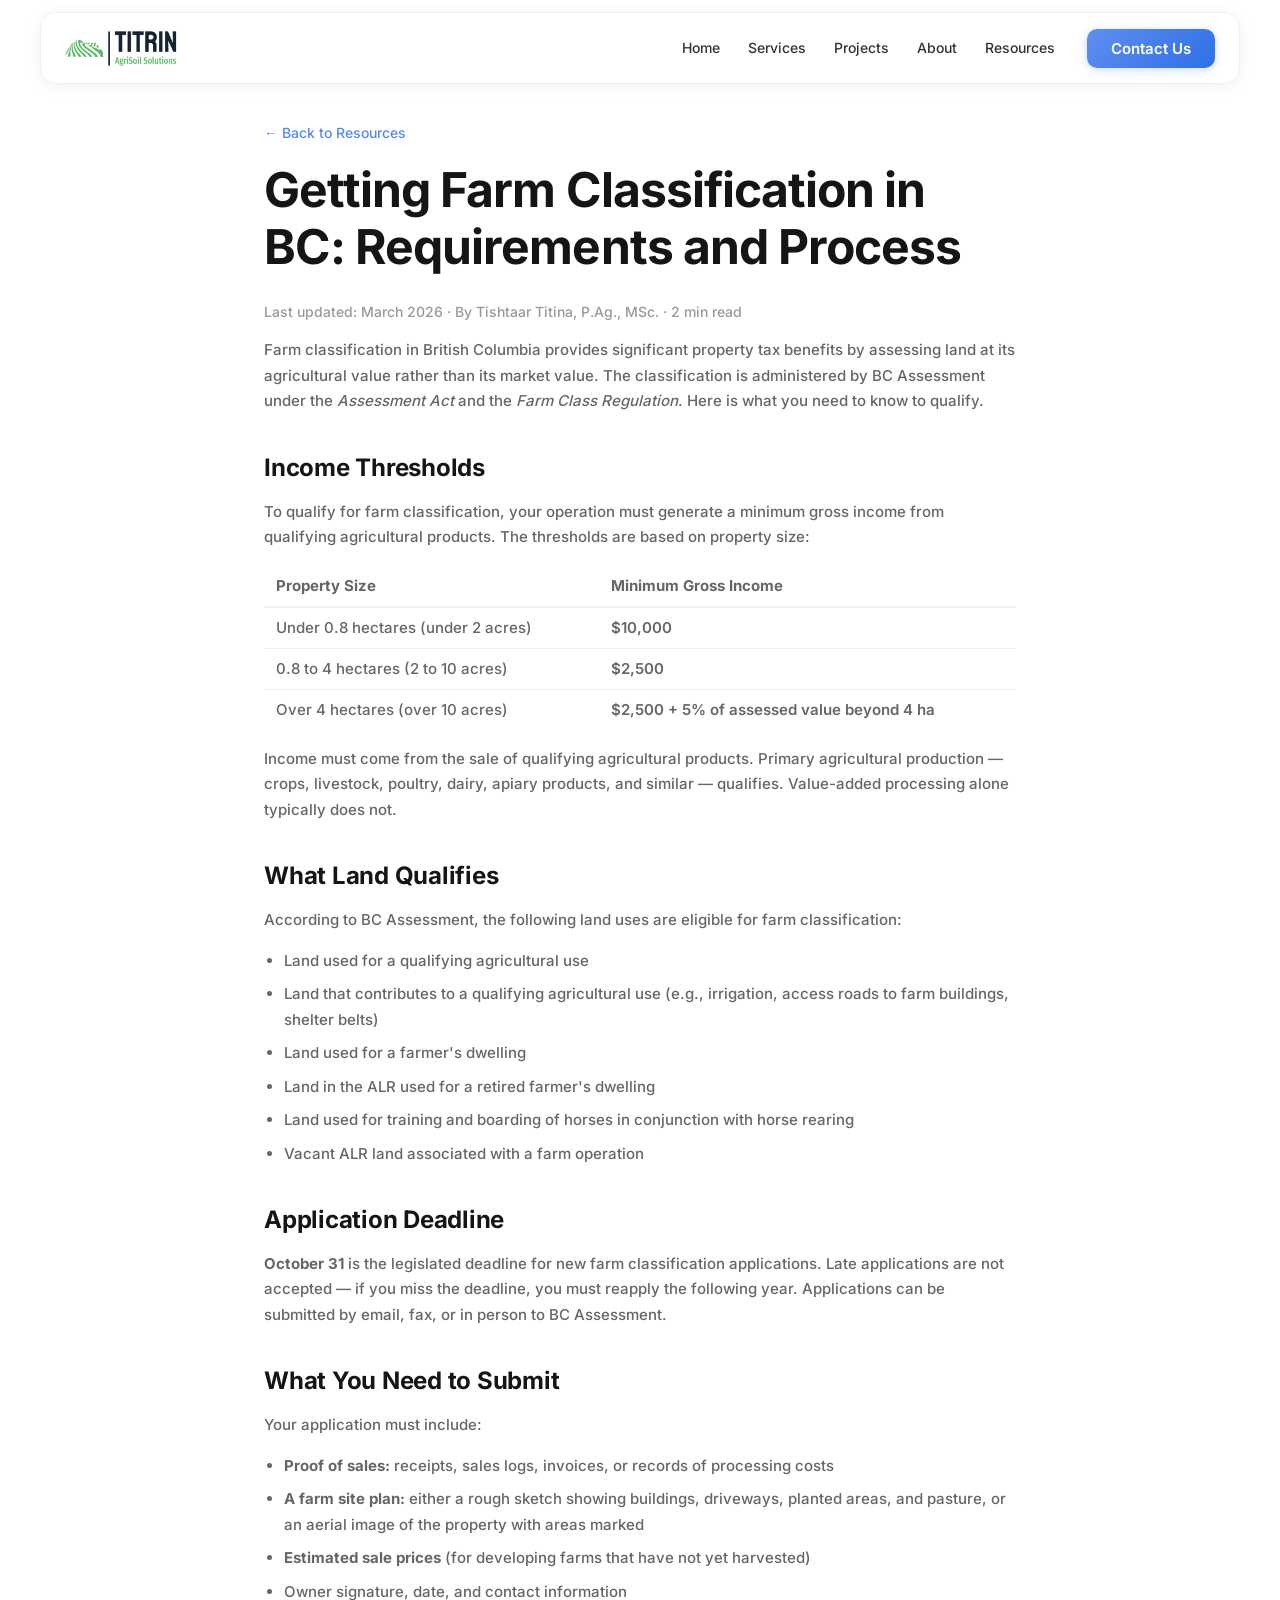
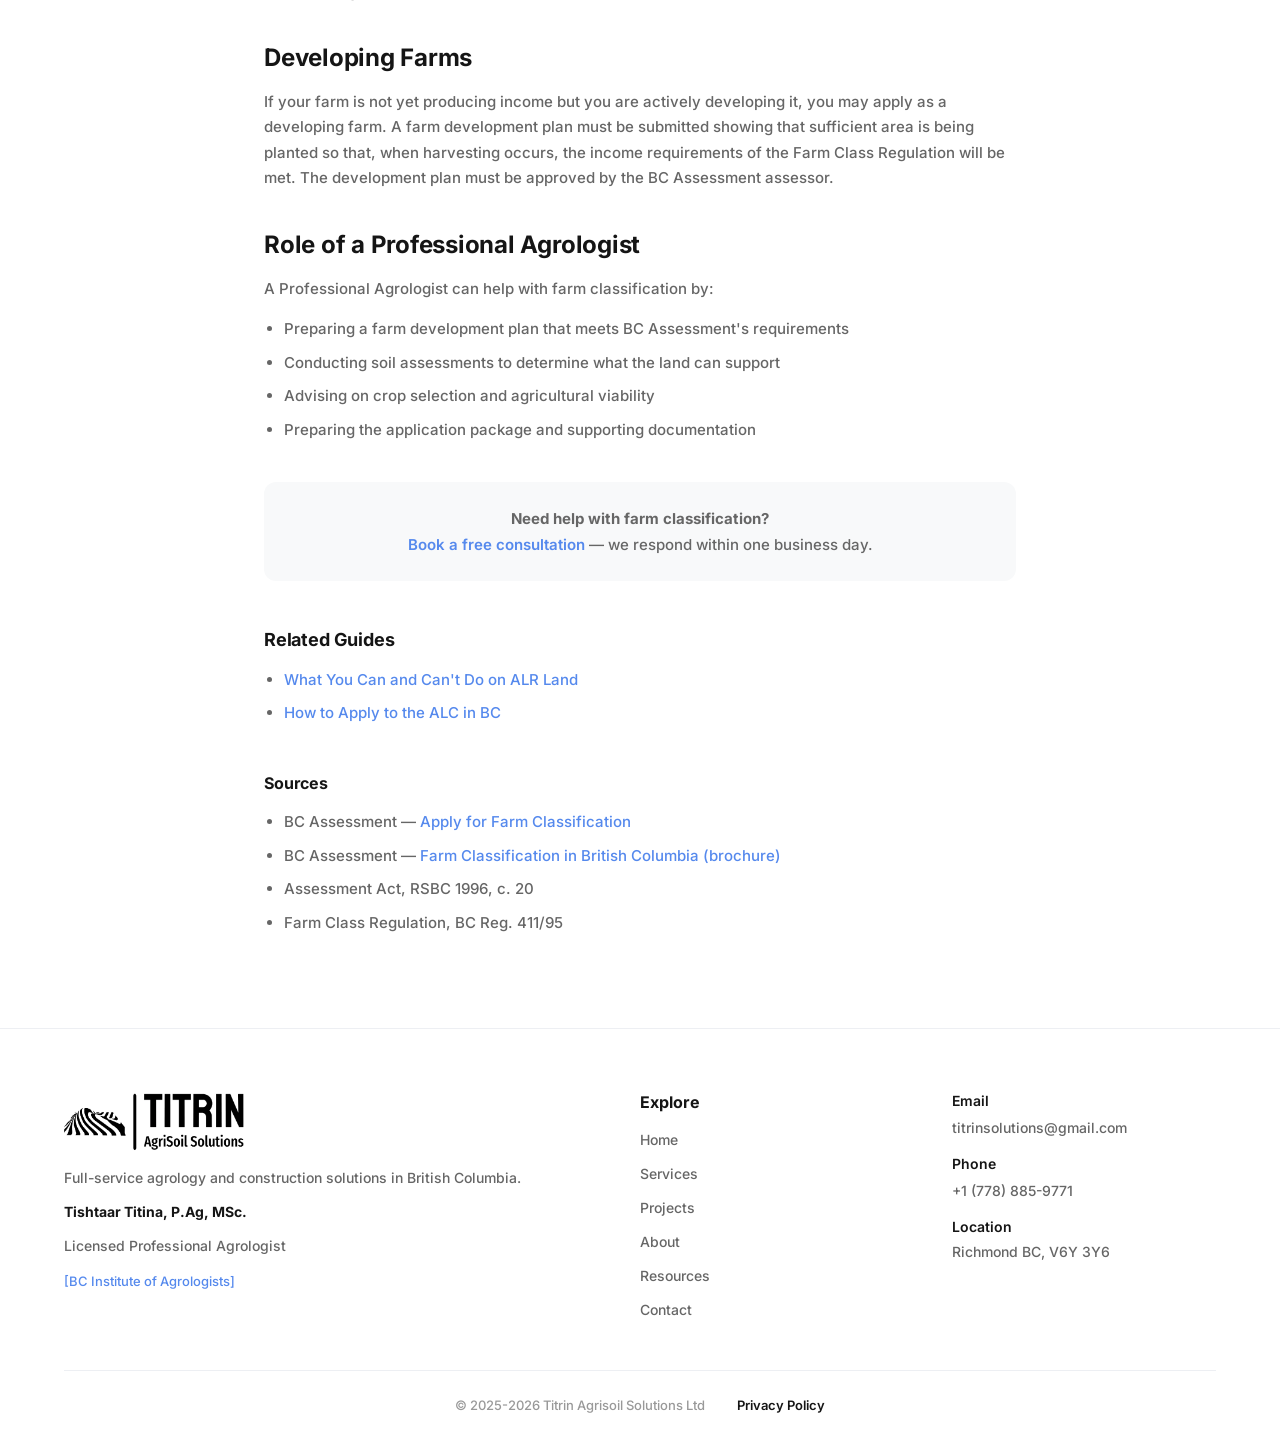
<file: site/blog/farm-classification-bc.html>
<!DOCTYPE html>
<html lang="en" style="background:#fff">
<head>
  <meta charset="utf-8">
  <meta name="theme-color" content="#ffffff">
  <meta name="viewport" content="width=device-width, initial-scale=1">
  <title>Getting Farm Classification in BC: Requirements and Process | Titrin Agrisoil Solutions</title>
  <meta name="keywords" content="farm classification BC, farm tax status, BC Assessment farm class, farm income requirements, farm plan BC">
  <meta name="description" content="Complete guide to BC farm classification — income thresholds by property size, application deadlines, farm plan requirements, and how to qualify through BC Assessment.">
  <meta property="og:type" content="article">
  <meta property="og:image" content="https://titrin.ca/images/agricultural-field-tractor.webp">
  <meta property="og:title" content="Getting Farm Classification in BC: Requirements and Process">
  <link rel="canonical" href="https://titrin.ca/blog/farm-classification-bc.html">
  <link rel="icon" href="../images/favicon-light.png" media="(prefers-color-scheme: light)">
  <link rel="icon" href="../images/favicon-dark.png" media="(prefers-color-scheme: dark)">
  <link rel="stylesheet" href="../css/styles.css">
  <script type="application/ld+json">
  {"@context":"https://schema.org","@type":"Article","headline":"Getting Farm Classification in BC: Requirements and Process","author":{"@type":"Person","name":"Tishtaar Titina","jobTitle":"Professional Agrologist (P.Ag.)"},"publisher":{"@type":"Organization","name":"Titrin Agrisoil Solutions"},"datePublished":"2026-03-30"}
  </script>
  <script type="application/ld+json">{"@context": "https://schema.org", "@type": "BreadcrumbList", "itemListElement": [{"@type": "ListItem", "position": 1, "name": "Home", "item": "https://titrin.ca/"}, {"@type": "ListItem", "position": 2, "name": "Resources", "item": "https://titrin.ca/blog/"}, {"@type": "ListItem", "position": 3, "name": "Farm Classification in BC", "item": "https://titrin.ca/blog/farm-classification-bc.html"}]}</script>
  <link rel="alternate" type="application/rss+xml" title="Titrin Resources" href="feed.xml">
</head>
<body>
  <header class="site-header" role="banner">
    <div class="header-bar">
      <a href="../index.html" class="header-logo"><img src="../images/titrin-logo.png" alt="Titrin AgriSoil Solutions" width="140" height="40"></a>
      <nav class="header-nav">
        <ul class="nav-links">
          <li><a href="../index.html" class="nav-link">Home</a></li>
          <li><a href="../index.html#services" class="nav-link">Services</a></li>
          <li><a href="../projects.html" class="nav-link">Projects</a></li>
          <li><a href="../about.html" class="nav-link">About</a></li>
          <li><a href="./" class="nav-link">Resources</a></li>
        </ul>
        <a href="../contact.html" class="btn btn-primary nav-cta">Contact Us</a>
      </nav>
      <button class="hamburger" type="button" aria-label="Toggle menu" aria-expanded="false" aria-controls="mobile-menu"><span class="hamburger-line"></span><span class="hamburger-line"></span><span class="hamburger-line"></span></button>
    </div>
    <nav class="mobile-menu" id="mobile-menu" hidden><ul class="mobile-nav-links"><li><a href="../index.html" class="mobile-nav-link">Home</a></li><li><a href="../projects.html" class="mobile-nav-link">Projects</a></li><li><a href="../about.html" class="mobile-nav-link">About</a></li>
        <li><a href="./" class="mobile-nav-link">Resources</a></li><li><a href="../contact.html" class="btn btn-primary mobile-nav-cta">Contact Us</a></li></ul></nav>
  </header>

  <main>
    <article class="privacy-page" style="padding-top:120px;">
      <p><a href="index.html" style="color:var(--color-primary);font-size:14px;">&larr; Back to Resources</a></p>
      <h1>Getting Farm Classification in BC: Requirements and Process</h1>
      <p style="color:var(--color-light-gray);font-size:14px;">Last updated: March 2026 &middot; By Tishtaar Titina, P.Ag., MSc. &middot; 2 min read</p>

      <p>Farm classification in British Columbia provides significant property tax benefits by assessing land at its agricultural value rather than its market value. The classification is administered by BC Assessment under the <em>Assessment Act</em> and the <em>Farm Class Regulation</em>. Here is what you need to know to qualify.</p>

      <h2>Income Thresholds</h2>
      <p>To qualify for farm classification, your operation must generate a minimum gross income from qualifying agricultural products. The thresholds are based on property size:</p>
      <table style="width:100%;border-collapse:collapse;margin:16px 0;">
        <thead>
          <tr style="border-bottom:2px solid var(--color-border-gray);text-align:left;">
            <th style="padding:8px 12px;">Property Size</th>
            <th style="padding:8px 12px;">Minimum Gross Income</th>
          </tr>
        </thead>
        <tbody>
          <tr style="border-bottom:1px solid var(--color-border-gray);"><td style="padding:8px 12px;">Under 0.8 hectares (under 2 acres)</td><td style="padding:8px 12px;font-weight:600;">$10,000</td></tr>
          <tr style="border-bottom:1px solid var(--color-border-gray);"><td style="padding:8px 12px;">0.8 to 4 hectares (2 to 10 acres)</td><td style="padding:8px 12px;font-weight:600;">$2,500</td></tr>
          <tr><td style="padding:8px 12px;">Over 4 hectares (over 10 acres)</td><td style="padding:8px 12px;font-weight:600;">$2,500 + 5% of assessed value beyond 4 ha</td></tr>
        </tbody>
      </table>
      <p>Income must come from the sale of qualifying agricultural products. Primary agricultural production — crops, livestock, poultry, dairy, apiary products, and similar — qualifies. Value-added processing alone typically does not.</p>

      <h2>What Land Qualifies</h2>
      <p>According to BC Assessment, the following land uses are eligible for farm classification:</p>
      <ul>
        <li>Land used for a qualifying agricultural use</li>
        <li>Land that contributes to a qualifying agricultural use (e.g., irrigation, access roads to farm buildings, shelter belts)</li>
        <li>Land used for a farmer's dwelling</li>
        <li>Land in the ALR used for a retired farmer's dwelling</li>
        <li>Land used for training and boarding of horses in conjunction with horse rearing</li>
        <li>Vacant ALR land associated with a farm operation</li>
      </ul>

      <h2>Application Deadline</h2>
      <p><strong>October 31</strong> is the legislated deadline for new farm classification applications. Late applications are not accepted — if you miss the deadline, you must reapply the following year. Applications can be submitted by email, fax, or in person to BC Assessment.</p>

      <h2>What You Need to Submit</h2>
      <p>Your application must include:</p>
      <ul>
        <li><strong>Proof of sales:</strong> receipts, sales logs, invoices, or records of processing costs</li>
        <li><strong>A farm site plan:</strong> either a rough sketch showing buildings, driveways, planted areas, and pasture, or an aerial image of the property with areas marked</li>
        <li><strong>Estimated sale prices</strong> (for developing farms that have not yet harvested)</li>
        <li>Owner signature, date, and contact information</li>
      </ul>

      <h2>Developing Farms</h2>
      <p>If your farm is not yet producing income but you are actively developing it, you may apply as a developing farm. A farm development plan must be submitted showing that sufficient area is being planted so that, when harvesting occurs, the income requirements of the Farm Class Regulation will be met. The development plan must be approved by the BC Assessment assessor.</p>

      <h2>Role of a Professional Agrologist</h2>
      <p>A Professional Agrologist can help with farm classification by:</p>
      <ul>
        <li>Preparing a farm development plan that meets BC Assessment's requirements</li>
        <li>Conducting soil assessments to determine what the land can support</li>
        <li>Advising on crop selection and agricultural viability</li>
        <li>Preparing the application package and supporting documentation</li>
      </ul>

      <p style="margin-top:40px;padding:24px;background:var(--color-off-white);border-radius:12px;text-align:center;">
        <strong>Need help with farm classification?</strong><br>
        <a href="../contact.html" style="color:var(--color-primary);font-weight:600;">Book a free consultation</a> — we respond within one business day.
      </p>

      
      <h2 style="font-size:18px;margin-top:48px;">Related Guides</h2>
      <ul style="font-size:15px;line-height:2;">
        <li><a href="permitted-uses-alr.html" style="color:var(--color-primary);font-weight:500;">What You Can and Can't Do on ALR Land</a></li>
        <li><a href="alc-application-guide.html" style="color:var(--color-primary);font-weight:500;">How to Apply to the ALC in BC</a></li>
      </ul>

      <h2 style="font-size:16px;margin-top:48px;">Sources</h2>
      <ul style="font-size:13px;color:var(--color-light-gray);">
        <li>BC Assessment — <a href="https://info.bcassessment.ca/Services-products/property-classes-and-exemptions/farm-land-assessment/farm-classification-in-british-columbia/Apply-for-farm-classification" target="_blank" rel="noopener">Apply for Farm Classification</a></li>
        <li>BC Assessment — <a href="https://info.bcassessment.ca/services-and-products/Shared%20Documents/BCAL15102%20BCA_farm_brochure_digital.pdf" target="_blank" rel="noopener">Farm Classification in British Columbia (brochure)</a></li>
        <li>Assessment Act, RSBC 1996, c. 20</li>
        <li>Farm Class Regulation, BC Reg. 411/95</li>
      </ul>
    </article>
  </main>

  <footer class="site-footer" role="contentinfo">
    <div class="container">
      <div class="footer-grid">
        <div class="footer-brand">
          <picture><source srcset="../images/titrin-logo-dark.webp" type="image/webp"><img src="../images/titrin-logo-dark.png" alt="Titrin AgriSoil Solutions" class="footer-logo" width="160" height="46" loading="lazy"></picture>
          <p>Full-service agrology and construction solutions in British Columbia.</p>
          <p class="footer-credential"><strong>Tishtaar Titina, P.Ag, MSc.</strong></p>
          <p class="footer-credential">Licensed Professional Agrologist</p>
          <p class="footer-credential"><a href="https://www.bcia.com" class="footer-link" target="_blank" rel="noopener noreferrer">[BC Institute of Agrologists]</a></p>
        </div>
        <div class="footer-nav">
          <h4>Explore</h4>
          <ul>
            <li><a href="../index.html">Home</a></li>
            <li><a href="../index.html#services">Services</a></li>
            <li><a href="../projects.html">Projects</a></li>
            <li><a href="../about.html">About</a></li>
            <li><a href="./">Resources</a></li>
            <li><a href="../contact.html">Contact</a></li>
          </ul>
        </div>
        <div class="footer-contact">
          <h4>Email</h4>
          <a href="mailto:titrinsolutions@gmail.com">titrinsolutions@gmail.com</a>
          <h4>Phone</h4>
          <a href="tel:+17788859771">+1 (778) 885-9771</a>
          <h4>Location</h4>
          <p>Richmond BC, V6Y 3Y6</p>
        </div>
      </div>
      <div class="footer-bottom">
        <p>&copy; 2025-2026 Titrin Agrisoil Solutions Ltd</p>
        <a href="../privacy-policy.html">Privacy Policy</a>
      </div>
    </div>
  </footer>
  <script defer src="../js/main.js"></script>
</body>
</html>
</file>
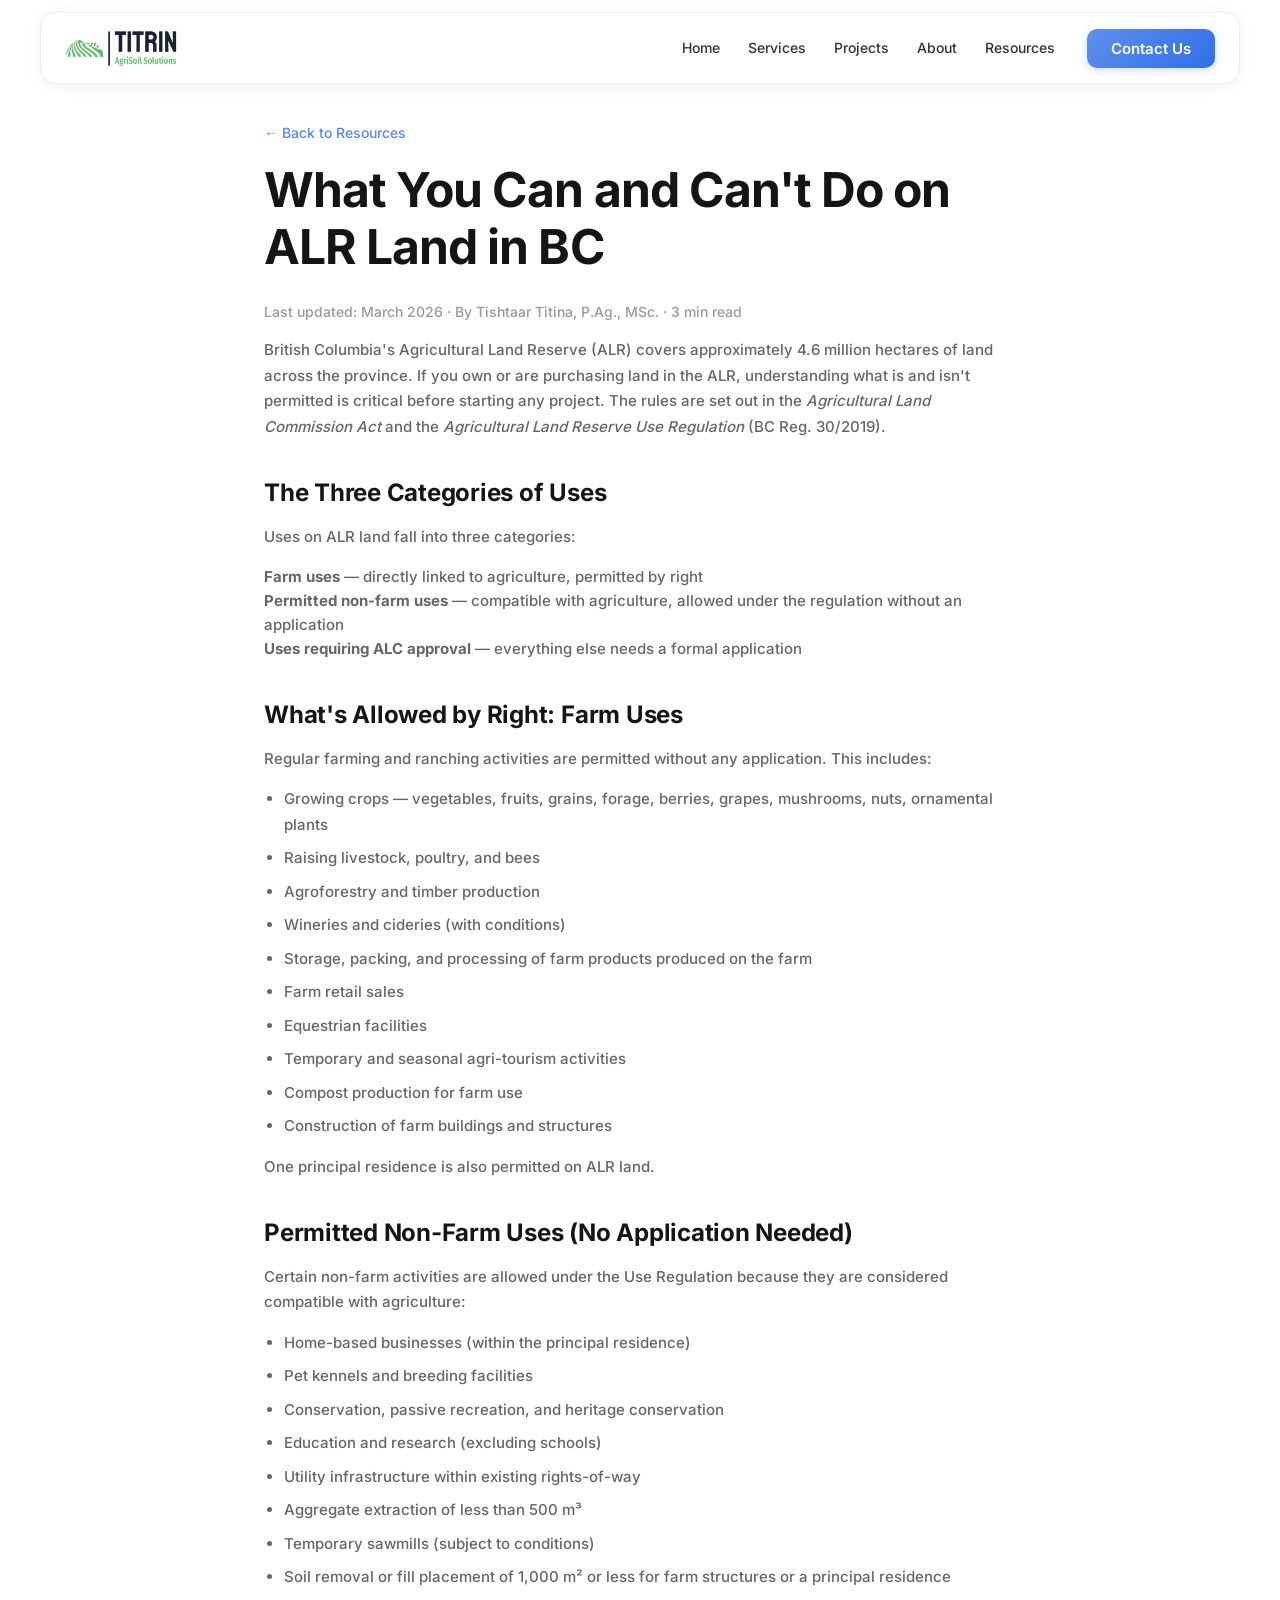
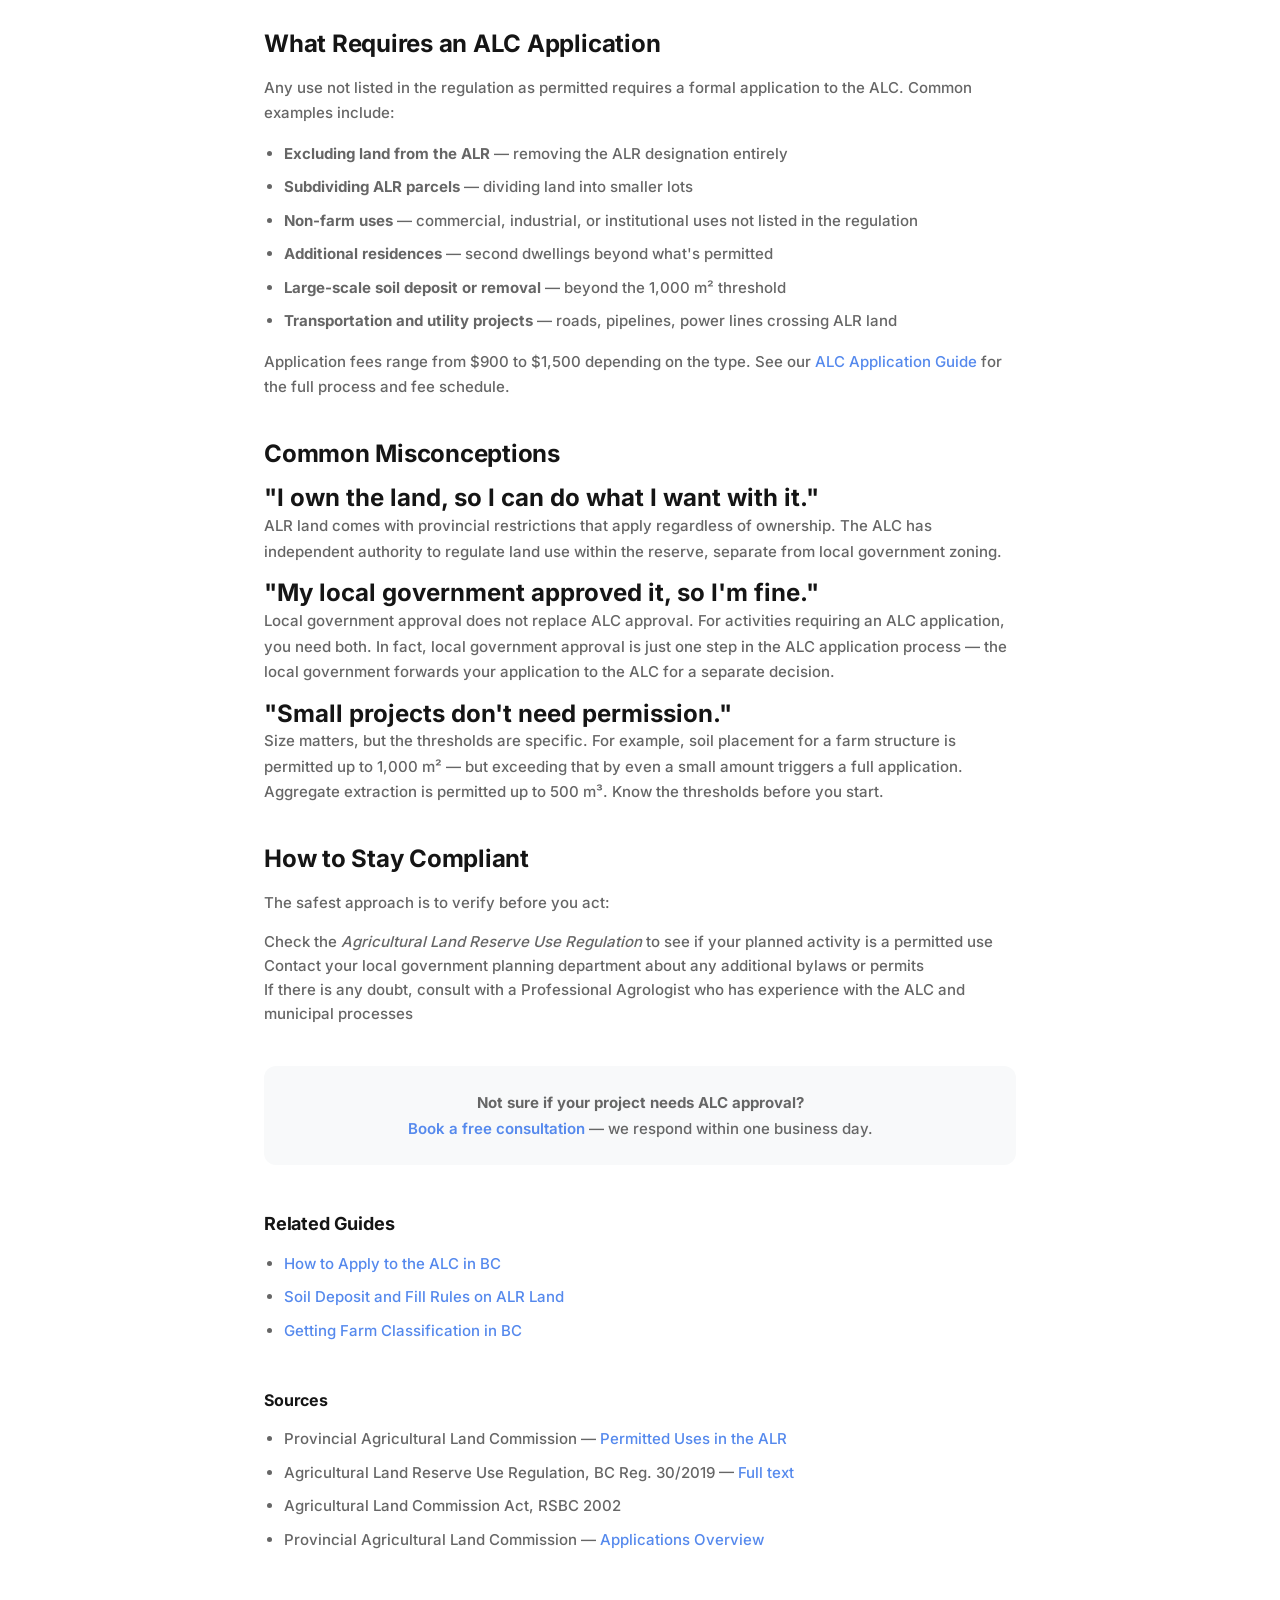
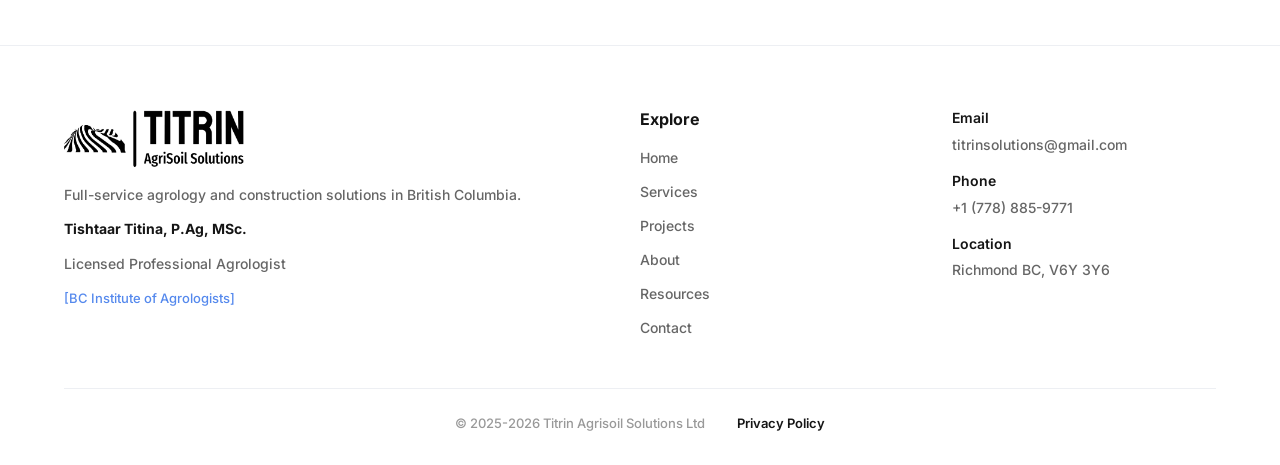
<file: site/blog/permitted-uses-alr.html>
<!DOCTYPE html>
<html lang="en" style="background:#fff">
<head>
  <meta charset="utf-8">
  <meta name="theme-color" content="#ffffff">
  <meta name="viewport" content="width=device-width, initial-scale=1">
  <title>What You Can and Can't Do on ALR Land in BC | Titrin Agrisoil Solutions</title>
  <meta name="keywords" content="ALR permitted uses, agricultural land reserve rules, what can I build on ALR, farm use ALR, non-farm use BC">
  <meta name="description" content="Plain-language guide to permitted uses on BC's Agricultural Land Reserve — what's allowed by right, what needs an ALC application, and common misconceptions.">
  <meta property="og:type" content="article">
  <meta property="og:image" content="https://titrin.ca/images/agricultural-field-tractor.webp">
  <meta property="og:title" content="What You Can and Can't Do on ALR Land in BC">
  <link rel="canonical" href="https://titrin.ca/blog/permitted-uses-alr.html">
  <link rel="icon" href="../images/favicon-light.png" media="(prefers-color-scheme: light)">
  <link rel="icon" href="../images/favicon-dark.png" media="(prefers-color-scheme: dark)">
  <link rel="stylesheet" href="../css/styles.css">
  <script type="application/ld+json">
  {"@context":"https://schema.org","@type":"Article","headline":"What You Can and Can't Do on ALR Land in BC","author":{"@type":"Person","name":"Tishtaar Titina","jobTitle":"Professional Agrologist (P.Ag.)"},"publisher":{"@type":"Organization","name":"Titrin Agrisoil Solutions"},"datePublished":"2026-03-30"}
  </script>
  <script type="application/ld+json">{"@context": "https://schema.org", "@type": "BreadcrumbList", "itemListElement": [{"@type": "ListItem", "position": 1, "name": "Home", "item": "https://titrin.ca/"}, {"@type": "ListItem", "position": 2, "name": "Resources", "item": "https://titrin.ca/blog/"}, {"@type": "ListItem", "position": 3, "name": "Permitted Uses on ALR Land", "item": "https://titrin.ca/blog/permitted-uses-alr.html"}]}</script>
  <link rel="alternate" type="application/rss+xml" title="Titrin Resources" href="feed.xml">
</head>
<body>
  <header class="site-header" role="banner">
    <div class="header-bar">
      <a href="../index.html" class="header-logo"><img src="../images/titrin-logo.png" alt="Titrin AgriSoil Solutions" width="140" height="40"></a>
      <nav class="header-nav">
        <ul class="nav-links">
          <li><a href="../index.html" class="nav-link">Home</a></li>
          <li><a href="../index.html#services" class="nav-link">Services</a></li>
          <li><a href="../projects.html" class="nav-link">Projects</a></li>
          <li><a href="../about.html" class="nav-link">About</a></li>
          <li><a href="./" class="nav-link">Resources</a></li>
        </ul>
        <a href="../contact.html" class="btn btn-primary nav-cta">Contact Us</a>
      </nav>
      <button class="hamburger" type="button" aria-label="Toggle menu" aria-expanded="false" aria-controls="mobile-menu"><span class="hamburger-line"></span><span class="hamburger-line"></span><span class="hamburger-line"></span></button>
    </div>
    <nav class="mobile-menu" id="mobile-menu" hidden><ul class="mobile-nav-links"><li><a href="../index.html" class="mobile-nav-link">Home</a></li><li><a href="../projects.html" class="mobile-nav-link">Projects</a></li><li><a href="../about.html" class="mobile-nav-link">About</a></li>
        <li><a href="./" class="mobile-nav-link">Resources</a></li><li><a href="../contact.html" class="btn btn-primary mobile-nav-cta">Contact Us</a></li></ul></nav>
  </header>

  <main>
    <article class="privacy-page" style="padding-top:120px;">
      <p><a href="index.html" style="color:var(--color-primary);font-size:14px;">&larr; Back to Resources</a></p>
      <h1>What You Can and Can't Do on ALR Land in BC</h1>
      <p style="color:var(--color-light-gray);font-size:14px;">Last updated: March 2026 &middot; By Tishtaar Titina, P.Ag., MSc. &middot; 3 min read</p>

      <p>British Columbia's Agricultural Land Reserve (ALR) covers approximately 4.6 million hectares of land across the province. If you own or are purchasing land in the ALR, understanding what is and isn't permitted is critical before starting any project. The rules are set out in the <em>Agricultural Land Commission Act</em> and the <em>Agricultural Land Reserve Use Regulation</em> (BC Reg. 30/2019).</p>

      <h2>The Three Categories of Uses</h2>
      <p>Uses on ALR land fall into three categories:</p>
      <ol>
        <li><strong>Farm uses</strong> — directly linked to agriculture, permitted by right</li>
        <li><strong>Permitted non-farm uses</strong> — compatible with agriculture, allowed under the regulation without an application</li>
        <li><strong>Uses requiring ALC approval</strong> — everything else needs a formal application</li>
      </ol>

      <h2>What's Allowed by Right: Farm Uses</h2>
      <p>Regular farming and ranching activities are permitted without any application. This includes:</p>
      <ul>
        <li>Growing crops — vegetables, fruits, grains, forage, berries, grapes, mushrooms, nuts, ornamental plants</li>
        <li>Raising livestock, poultry, and bees</li>
        <li>Agroforestry and timber production</li>
        <li>Wineries and cideries (with conditions)</li>
        <li>Storage, packing, and processing of farm products produced on the farm</li>
        <li>Farm retail sales</li>
        <li>Equestrian facilities</li>
        <li>Temporary and seasonal agri-tourism activities</li>
        <li>Compost production for farm use</li>
        <li>Construction of farm buildings and structures</li>
      </ul>
      <p>One principal residence is also permitted on ALR land.</p>

      <h2>Permitted Non-Farm Uses (No Application Needed)</h2>
      <p>Certain non-farm activities are allowed under the Use Regulation because they are considered compatible with agriculture:</p>
      <ul>
        <li>Home-based businesses (within the principal residence)</li>
        <li>Pet kennels and breeding facilities</li>
        <li>Conservation, passive recreation, and heritage conservation</li>
        <li>Education and research (excluding schools)</li>
        <li>Utility infrastructure within existing rights-of-way</li>
        <li>Aggregate extraction of less than 500 m&sup3;</li>
        <li>Temporary sawmills (subject to conditions)</li>
        <li>Soil removal or fill placement of 1,000 m&sup2; or less for farm structures or a principal residence</li>
      </ul>

      <h2>What Requires an ALC Application</h2>
      <p>Any use not listed in the regulation as permitted requires a formal application to the ALC. Common examples include:</p>
      <ul>
        <li><strong>Excluding land from the ALR</strong> — removing the ALR designation entirely</li>
        <li><strong>Subdividing ALR parcels</strong> — dividing land into smaller lots</li>
        <li><strong>Non-farm uses</strong> — commercial, industrial, or institutional uses not listed in the regulation</li>
        <li><strong>Additional residences</strong> — second dwellings beyond what's permitted</li>
        <li><strong>Large-scale soil deposit or removal</strong> — beyond the 1,000 m&sup2; threshold</li>
        <li><strong>Transportation and utility projects</strong> — roads, pipelines, power lines crossing ALR land</li>
      </ul>
      <p>Application fees range from $900 to $1,500 depending on the type. See our <a href="alc-application-guide.html">ALC Application Guide</a> for the full process and fee schedule.</p>

      <h2>Common Misconceptions</h2>

      <h3>"I own the land, so I can do what I want with it."</h3>
      <p>ALR land comes with provincial restrictions that apply regardless of ownership. The ALC has independent authority to regulate land use within the reserve, separate from local government zoning.</p>

      <h3>"My local government approved it, so I'm fine."</h3>
      <p>Local government approval does not replace ALC approval. For activities requiring an ALC application, you need both. In fact, local government approval is just one step in the ALC application process — the local government forwards your application to the ALC for a separate decision.</p>

      <h3>"Small projects don't need permission."</h3>
      <p>Size matters, but the thresholds are specific. For example, soil placement for a farm structure is permitted up to 1,000 m&sup2; — but exceeding that by even a small amount triggers a full application. Aggregate extraction is permitted up to 500 m&sup3;. Know the thresholds before you start.</p>

      <h2>How to Stay Compliant</h2>
      <p>The safest approach is to verify before you act:</p>
      <ol>
        <li>Check the <em>Agricultural Land Reserve Use Regulation</em> to see if your planned activity is a permitted use</li>
        <li>Contact your local government planning department about any additional bylaws or permits</li>
        <li>If there is any doubt, consult with a Professional Agrologist who has experience with the ALC and municipal processes</li>
      </ol>

      <p style="margin-top:40px;padding:24px;background:var(--color-off-white);border-radius:12px;text-align:center;">
        <strong>Not sure if your project needs ALC approval?</strong><br>
        <a href="../contact.html" style="color:var(--color-primary);font-weight:600;">Book a free consultation</a> — we respond within one business day.
      </p>

      
      <h2 style="font-size:18px;margin-top:48px;">Related Guides</h2>
      <ul style="font-size:15px;line-height:2;">
        <li><a href="alc-application-guide.html" style="color:var(--color-primary);font-weight:500;">How to Apply to the ALC in BC</a></li>
        <li><a href="soil-deposit-alr-guide.html" style="color:var(--color-primary);font-weight:500;">Soil Deposit and Fill Rules on ALR Land</a></li>
        <li><a href="farm-classification-bc.html" style="color:var(--color-primary);font-weight:500;">Getting Farm Classification in BC</a></li>
      </ul>

      <h2 style="font-size:16px;margin-top:48px;">Sources</h2>
      <ul style="font-size:13px;color:var(--color-light-gray);">
        <li>Provincial Agricultural Land Commission — <a href="https://www.alc.gov.bc.ca/permitted-uses-in-the-alr/" target="_blank" rel="noopener">Permitted Uses in the ALR</a></li>
        <li>Agricultural Land Reserve Use Regulation, BC Reg. 30/2019 — <a href="https://www.bclaws.gov.bc.ca/civix/document/id/complete/statreg/30_2019" target="_blank" rel="noopener">Full text</a></li>
        <li>Agricultural Land Commission Act, RSBC 2002</li>
        <li>Provincial Agricultural Land Commission — <a href="https://www.alc.gov.bc.ca/application-and-notice-process/applications/" target="_blank" rel="noopener">Applications Overview</a></li>
      </ul>
    </article>
  </main>

  <footer class="site-footer" role="contentinfo">
    <div class="container">
      <div class="footer-grid">
        <div class="footer-brand">
          <picture><source srcset="../images/titrin-logo-dark.webp" type="image/webp"><img src="../images/titrin-logo-dark.png" alt="Titrin AgriSoil Solutions" class="footer-logo" width="160" height="46" loading="lazy"></picture>
          <p>Full-service agrology and construction solutions in British Columbia.</p>
          <p class="footer-credential"><strong>Tishtaar Titina, P.Ag, MSc.</strong></p>
          <p class="footer-credential">Licensed Professional Agrologist</p>
          <p class="footer-credential"><a href="https://www.bcia.com" class="footer-link" target="_blank" rel="noopener noreferrer">[BC Institute of Agrologists]</a></p>
        </div>
        <div class="footer-nav">
          <h4>Explore</h4>
          <ul>
            <li><a href="../index.html">Home</a></li>
            <li><a href="../index.html#services">Services</a></li>
            <li><a href="../projects.html">Projects</a></li>
            <li><a href="../about.html">About</a></li>
            <li><a href="./">Resources</a></li>
            <li><a href="../contact.html">Contact</a></li>
          </ul>
        </div>
        <div class="footer-contact">
          <h4>Email</h4>
          <a href="mailto:titrinsolutions@gmail.com">titrinsolutions@gmail.com</a>
          <h4>Phone</h4>
          <a href="tel:+17788859771">+1 (778) 885-9771</a>
          <h4>Location</h4>
          <p>Richmond BC, V6Y 3Y6</p>
        </div>
      </div>
      <div class="footer-bottom">
        <p>&copy; 2025-2026 Titrin Agrisoil Solutions Ltd</p>
        <a href="../privacy-policy.html">Privacy Policy</a>
      </div>
    </div>
  </footer>
  <script defer src="../js/main.js"></script>
</body>
</html>
</file>
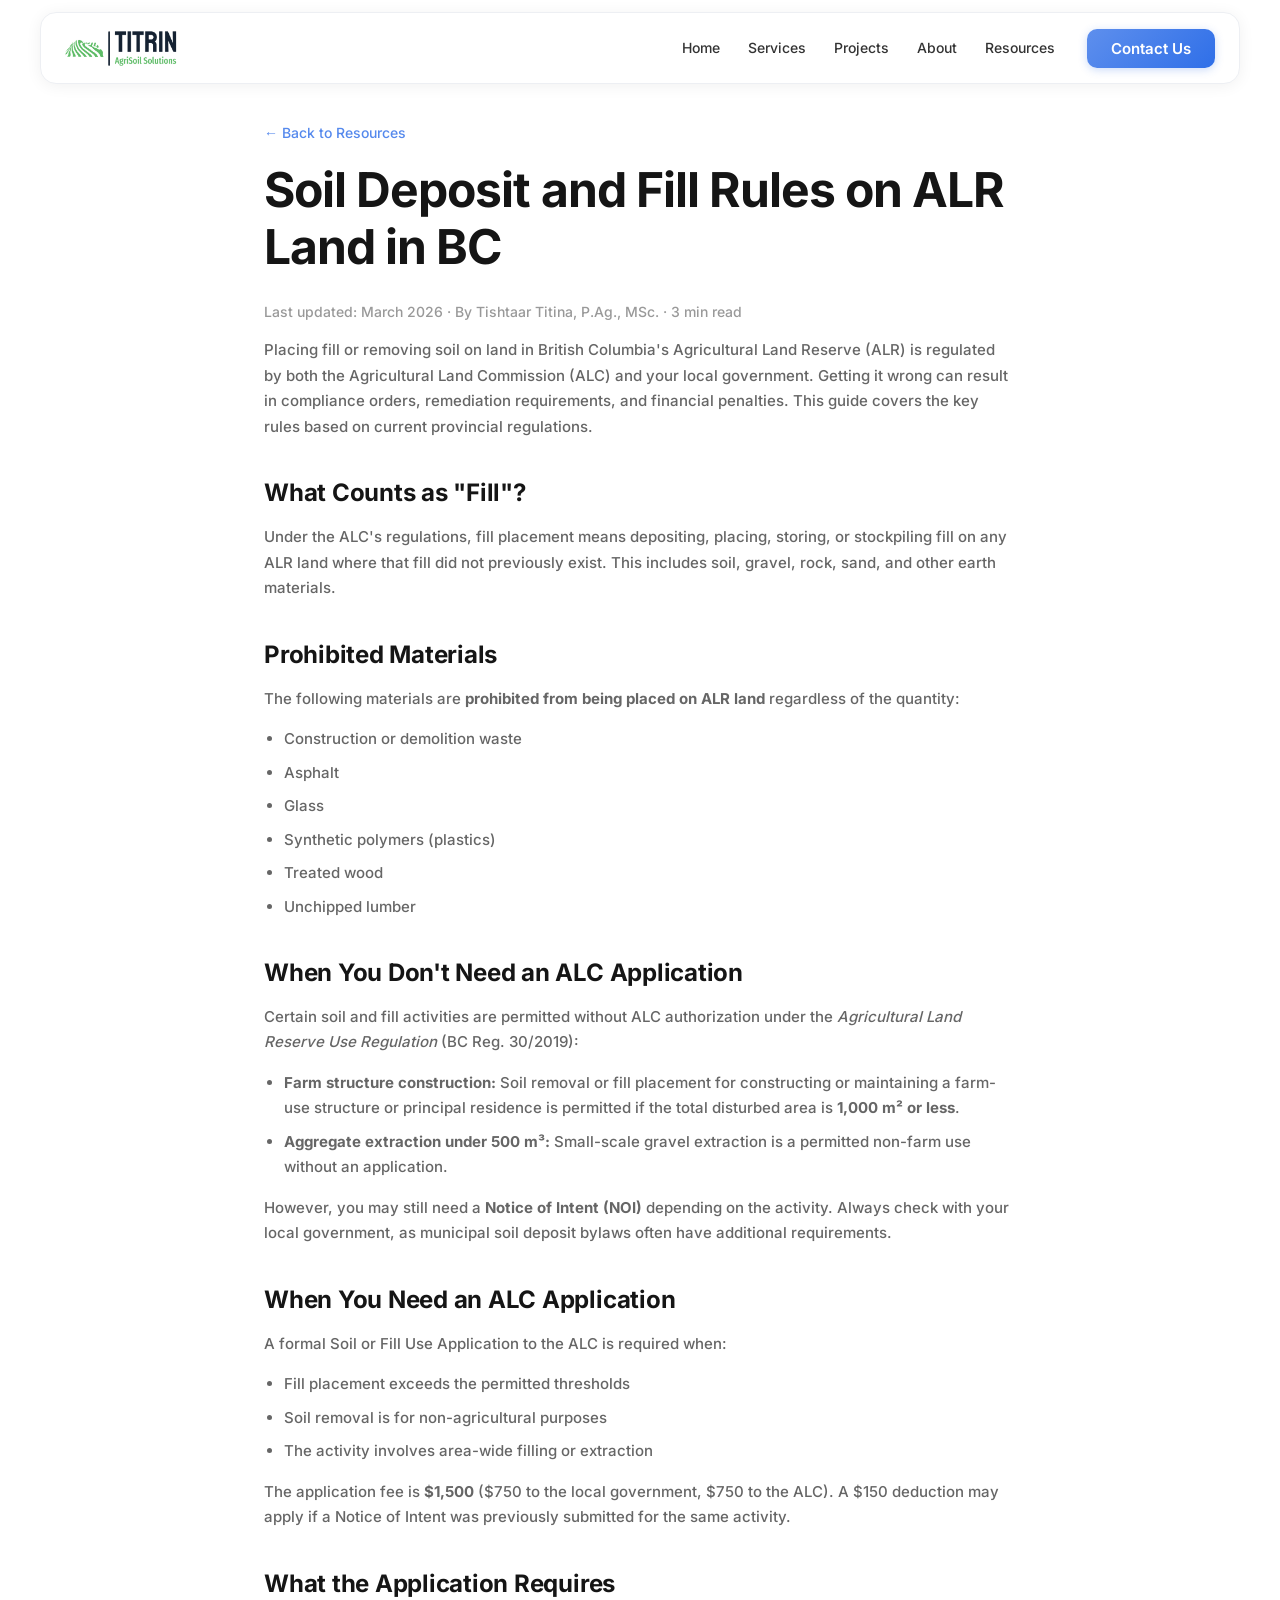
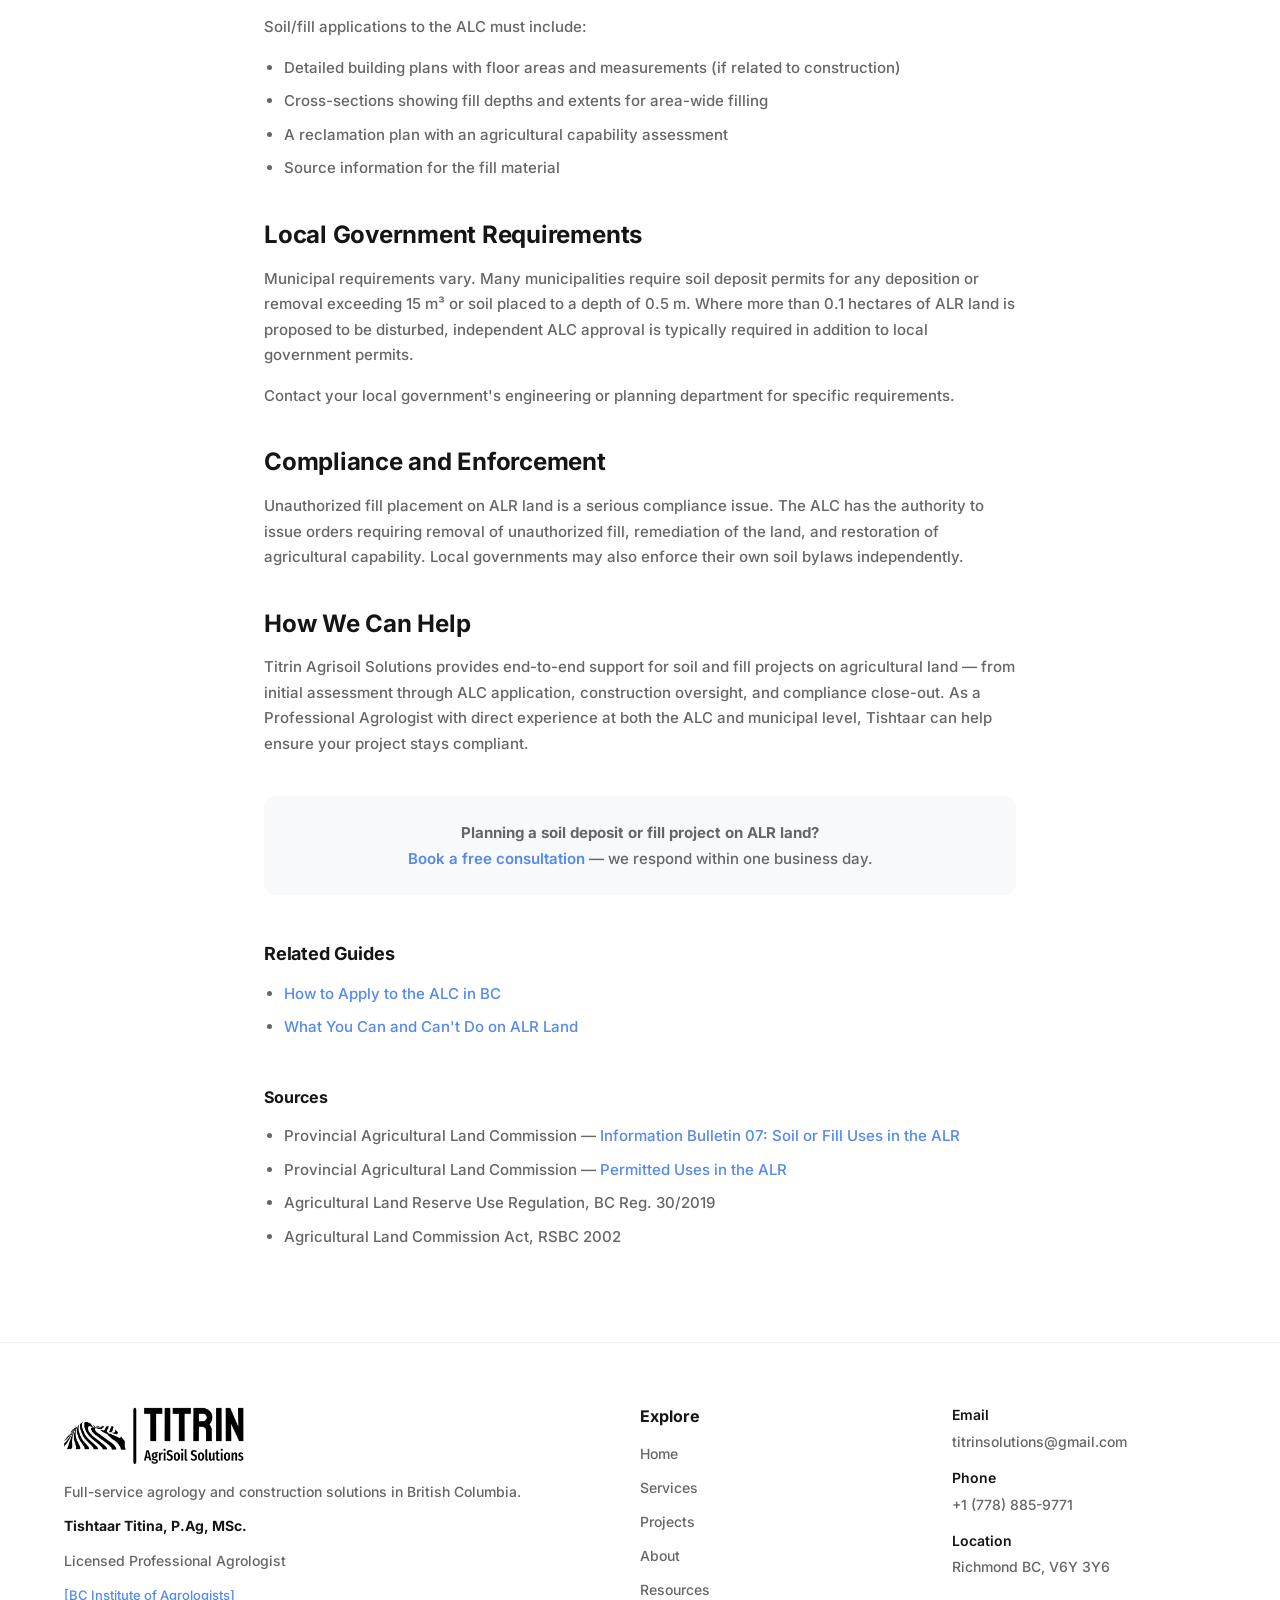
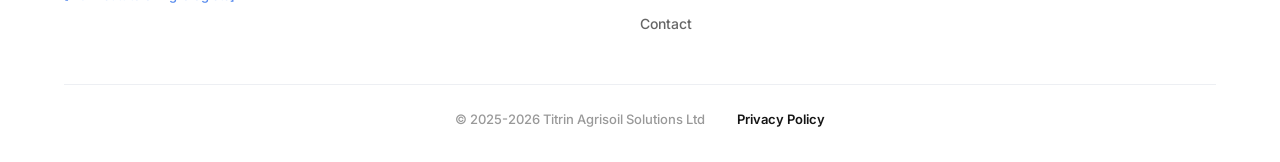
<file: site/blog/soil-deposit-alr-guide.html>
<!DOCTYPE html>
<html lang="en" style="background:#fff">
<head>
  <meta charset="utf-8">
  <meta name="theme-color" content="#ffffff">
  <meta name="viewport" content="width=device-width, initial-scale=1">
  <title>Soil Deposit and Fill Rules on ALR Land in BC | Titrin Agrisoil Solutions</title>
  <meta name="keywords" content="soil deposit ALR, fill placement agricultural land, ALC soil application, BC fill permit, soil removal ALR">
  <meta name="description" content="What you can and can't do with soil and fill on BC's Agricultural Land Reserve — thresholds, prohibited materials, when you need an ALC application.">
  <meta property="og:type" content="article">
  <meta property="og:image" content="https://titrin.ca/images/agricultural-field-tractor.webp">
  <meta property="og:title" content="Soil Deposit and Fill Rules on ALR Land in BC">
  <link rel="canonical" href="https://titrin.ca/blog/soil-deposit-alr-guide.html">
  <link rel="icon" href="../images/favicon-light.png" media="(prefers-color-scheme: light)">
  <link rel="icon" href="../images/favicon-dark.png" media="(prefers-color-scheme: dark)">
  <link rel="stylesheet" href="../css/styles.css">
  <script type="application/ld+json">
  {"@context":"https://schema.org","@type":"Article","headline":"Soil Deposit and Fill Rules on ALR Land in BC","author":{"@type":"Person","name":"Tishtaar Titina","jobTitle":"Professional Agrologist (P.Ag.)"},"publisher":{"@type":"Organization","name":"Titrin Agrisoil Solutions"},"datePublished":"2026-03-30"}
  </script>
  <script type="application/ld+json">{"@context": "https://schema.org", "@type": "BreadcrumbList", "itemListElement": [{"@type": "ListItem", "position": 1, "name": "Home", "item": "https://titrin.ca/"}, {"@type": "ListItem", "position": 2, "name": "Resources", "item": "https://titrin.ca/blog/"}, {"@type": "ListItem", "position": 3, "name": "Soil Deposit & Fill Rules", "item": "https://titrin.ca/blog/soil-deposit-alr-guide.html"}]}</script>
  <link rel="alternate" type="application/rss+xml" title="Titrin Resources" href="feed.xml">
</head>
<body>
  <header class="site-header" role="banner">
    <div class="header-bar">
      <a href="../index.html" class="header-logo"><img src="../images/titrin-logo.png" alt="Titrin AgriSoil Solutions" width="140" height="40"></a>
      <nav class="header-nav">
        <ul class="nav-links">
          <li><a href="../index.html" class="nav-link">Home</a></li>
          <li><a href="../index.html#services" class="nav-link">Services</a></li>
          <li><a href="../projects.html" class="nav-link">Projects</a></li>
          <li><a href="../about.html" class="nav-link">About</a></li>
          <li><a href="./" class="nav-link">Resources</a></li>
        </ul>
        <a href="../contact.html" class="btn btn-primary nav-cta">Contact Us</a>
      </nav>
      <button class="hamburger" type="button" aria-label="Toggle menu" aria-expanded="false" aria-controls="mobile-menu"><span class="hamburger-line"></span><span class="hamburger-line"></span><span class="hamburger-line"></span></button>
    </div>
    <nav class="mobile-menu" id="mobile-menu" hidden><ul class="mobile-nav-links"><li><a href="../index.html" class="mobile-nav-link">Home</a></li><li><a href="../projects.html" class="mobile-nav-link">Projects</a></li><li><a href="../about.html" class="mobile-nav-link">About</a></li>
        <li><a href="./" class="mobile-nav-link">Resources</a></li><li><a href="../contact.html" class="btn btn-primary mobile-nav-cta">Contact Us</a></li></ul></nav>
  </header>

  <main>
    <article class="privacy-page" style="padding-top:120px;">
      <p><a href="index.html" style="color:var(--color-primary);font-size:14px;">&larr; Back to Resources</a></p>
      <h1>Soil Deposit and Fill Rules on ALR Land in BC</h1>
      <p style="color:var(--color-light-gray);font-size:14px;">Last updated: March 2026 &middot; By Tishtaar Titina, P.Ag., MSc. &middot; 3 min read</p>

      <p>Placing fill or removing soil on land in British Columbia's Agricultural Land Reserve (ALR) is regulated by both the Agricultural Land Commission (ALC) and your local government. Getting it wrong can result in compliance orders, remediation requirements, and financial penalties. This guide covers the key rules based on current provincial regulations.</p>

      <h2>What Counts as "Fill"?</h2>
      <p>Under the ALC's regulations, fill placement means depositing, placing, storing, or stockpiling fill on any ALR land where that fill did not previously exist. This includes soil, gravel, rock, sand, and other earth materials.</p>

      <h2>Prohibited Materials</h2>
      <p>The following materials are <strong>prohibited from being placed on ALR land</strong> regardless of the quantity:</p>
      <ul>
        <li>Construction or demolition waste</li>
        <li>Asphalt</li>
        <li>Glass</li>
        <li>Synthetic polymers (plastics)</li>
        <li>Treated wood</li>
        <li>Unchipped lumber</li>
      </ul>

      <h2>When You Don't Need an ALC Application</h2>
      <p>Certain soil and fill activities are permitted without ALC authorization under the <em>Agricultural Land Reserve Use Regulation</em> (BC Reg. 30/2019):</p>
      <ul>
        <li><strong>Farm structure construction:</strong> Soil removal or fill placement for constructing or maintaining a farm-use structure or principal residence is permitted if the total disturbed area is <strong>1,000 m&sup2; or less</strong>.</li>
        <li><strong>Aggregate extraction under 500 m&sup3;:</strong> Small-scale gravel extraction is a permitted non-farm use without an application.</li>
      </ul>
      <p>However, you may still need a <strong>Notice of Intent (NOI)</strong> depending on the activity. Always check with your local government, as municipal soil deposit bylaws often have additional requirements.</p>

      <h2>When You Need an ALC Application</h2>
      <p>A formal Soil or Fill Use Application to the ALC is required when:</p>
      <ul>
        <li>Fill placement exceeds the permitted thresholds</li>
        <li>Soil removal is for non-agricultural purposes</li>
        <li>The activity involves area-wide filling or extraction</li>
      </ul>
      <p>The application fee is <strong>$1,500</strong> ($750 to the local government, $750 to the ALC). A $150 deduction may apply if a Notice of Intent was previously submitted for the same activity.</p>

      <h2>What the Application Requires</h2>
      <p>Soil/fill applications to the ALC must include:</p>
      <ul>
        <li>Detailed building plans with floor areas and measurements (if related to construction)</li>
        <li>Cross-sections showing fill depths and extents for area-wide filling</li>
        <li>A reclamation plan with an agricultural capability assessment</li>
        <li>Source information for the fill material</li>
      </ul>

      <h2>Local Government Requirements</h2>
      <p>Municipal requirements vary. Many municipalities require soil deposit permits for any deposition or removal exceeding 15 m&sup3; or soil placed to a depth of 0.5 m. Where more than 0.1 hectares of ALR land is proposed to be disturbed, independent ALC approval is typically required in addition to local government permits.</p>
      <p>Contact your local government's engineering or planning department for specific requirements.</p>

      <h2>Compliance and Enforcement</h2>
      <p>Unauthorized fill placement on ALR land is a serious compliance issue. The ALC has the authority to issue orders requiring removal of unauthorized fill, remediation of the land, and restoration of agricultural capability. Local governments may also enforce their own soil bylaws independently.</p>

      <h2>How We Can Help</h2>
      <p>Titrin Agrisoil Solutions provides end-to-end support for soil and fill projects on agricultural land — from initial assessment through ALC application, construction oversight, and compliance close-out. As a Professional Agrologist with direct experience at both the ALC and municipal level, Tishtaar can help ensure your project stays compliant.</p>

      <p style="margin-top:40px;padding:24px;background:var(--color-off-white);border-radius:12px;text-align:center;">
        <strong>Planning a soil deposit or fill project on ALR land?</strong><br>
        <a href="../contact.html" style="color:var(--color-primary);font-weight:600;">Book a free consultation</a> — we respond within one business day.
      </p>

      
      <h2 style="font-size:18px;margin-top:48px;">Related Guides</h2>
      <ul style="font-size:15px;line-height:2;">
        <li><a href="alc-application-guide.html" style="color:var(--color-primary);font-weight:500;">How to Apply to the ALC in BC</a></li>
        <li><a href="permitted-uses-alr.html" style="color:var(--color-primary);font-weight:500;">What You Can and Can't Do on ALR Land</a></li>
      </ul>

      <h2 style="font-size:16px;margin-top:48px;">Sources</h2>
      <ul style="font-size:13px;color:var(--color-light-gray);">
        <li>Provincial Agricultural Land Commission — <a href="https://www.alc.gov.bc.ca/assets/alc/assets/legislation-and-regulation/information-bulletins/information_bulletin_07_-_soil_or_fill_uses_in_the_alr.pdf" target="_blank" rel="noopener">Information Bulletin 07: Soil or Fill Uses in the ALR</a></li>
        <li>Provincial Agricultural Land Commission — <a href="https://www.alc.gov.bc.ca/permitted-uses-in-the-alr/" target="_blank" rel="noopener">Permitted Uses in the ALR</a></li>
        <li>Agricultural Land Reserve Use Regulation, BC Reg. 30/2019</li>
        <li>Agricultural Land Commission Act, RSBC 2002</li>
      </ul>
    </article>
  </main>

  <footer class="site-footer" role="contentinfo">
    <div class="container">
      <div class="footer-grid">
        <div class="footer-brand">
          <picture><source srcset="../images/titrin-logo-dark.webp" type="image/webp"><img src="../images/titrin-logo-dark.png" alt="Titrin AgriSoil Solutions" class="footer-logo" width="160" height="46" loading="lazy"></picture>
          <p>Full-service agrology and construction solutions in British Columbia.</p>
          <p class="footer-credential"><strong>Tishtaar Titina, P.Ag, MSc.</strong></p>
          <p class="footer-credential">Licensed Professional Agrologist</p>
          <p class="footer-credential"><a href="https://www.bcia.com" class="footer-link" target="_blank" rel="noopener noreferrer">[BC Institute of Agrologists]</a></p>
        </div>
        <div class="footer-nav">
          <h4>Explore</h4>
          <ul>
            <li><a href="../index.html">Home</a></li>
            <li><a href="../index.html#services">Services</a></li>
            <li><a href="../projects.html">Projects</a></li>
            <li><a href="../about.html">About</a></li>
            <li><a href="./">Resources</a></li>
            <li><a href="../contact.html">Contact</a></li>
          </ul>
        </div>
        <div class="footer-contact">
          <h4>Email</h4>
          <a href="mailto:titrinsolutions@gmail.com">titrinsolutions@gmail.com</a>
          <h4>Phone</h4>
          <a href="tel:+17788859771">+1 (778) 885-9771</a>
          <h4>Location</h4>
          <p>Richmond BC, V6Y 3Y6</p>
        </div>
      </div>
      <div class="footer-bottom">
        <p>&copy; 2025-2026 Titrin Agrisoil Solutions Ltd</p>
        <a href="../privacy-policy.html">Privacy Policy</a>
      </div>
    </div>
  </footer>
  <script defer src="../js/main.js"></script>
</body>
</html>
</file>
<file: site/css/styles.css>
@font-face{font-family:'Inter';src:url('../fonts/inter-400.woff2') format('woff2');font-weight:400;font-style:normal;font-display:swap}@font-face{font-family:'Inter';src:url('../fonts/inter-500.woff2') format('woff2');font-weight:500;font-style:normal;font-display:swap}@font-face{font-family:'Inter';src:url('../fonts/inter-600.woff2') format('woff2');font-weight:600;font-style:normal;font-display:swap}@font-face{font-family:'Inter';src:url('../fonts/inter-700.woff2') format('woff2');font-weight:700;font-style:normal;font-display:swap}@font-face{font-family:'Inter';src:url('../fonts/inter-900.woff2') format('woff2');font-weight:900;font-style:normal;font-display:swap}@font-face{font-family:'Instrument Sans';src:url('../fonts/instrument-sans-400.woff2') format('woff2');font-weight:400;font-style:normal;font-display:swap}@font-face{font-family:'Instrument Sans';src:url('../fonts/instrument-sans-500.woff2') format('woff2');font-weight:500;font-style:normal;font-display:swap}@font-face{font-family:'Instrument Sans';src:url('../fonts/instrument-sans-700.woff2') format('woff2');font-weight:700;font-style:normal;font-display:swap}:root{--color-primary:#5589ed;--color-primary-dark:#2f6fe8;--color-primary-light:#e6eefd;--color-dark-text:#151515;--color-white:#fff;--color-dark-gray:#333;--color-medium-gray:#666;--color-light-gray:#999;--color-border-gray:#edeff3;--color-off-white:#f8f9fa;--color-near-black:#1c1e20;--gradient-primary:linear-gradient(135deg,rgb(94,143,237),rgb(47,111,232));--gradient-primary-hover:linear-gradient(135deg,rgb(74,123,217),rgb(37,91,202));--font-body:'Inter',-apple-system,BlinkMacSystemFont,'Segoe UI',sans-serif;--font-heading:'Inter',-apple-system,BlinkMacSystemFont,'Segoe UI',sans-serif;--font-accent:'Instrument Sans',sans-serif;--font-features:'cv03','cv04','cv09','cv11';--max-width:1200px;--header-height:72px;--section-padding:56px 24px;--section-padding-mobile:48px 16px;--border-radius-sm:8px;--border-radius-md:16px;--border-radius-lg:24px;--shadow-header:0 2px 16px rgba(0,0,0,0.06);--shadow-card:0 2px 12px rgba(0,0,0,0.06);--shadow-card-hover:0 8px 24px rgba(0,0,0,0.1);--transition-fast:0.2s ease;--transition-medium:0.3s ease}*,*::before,*::after{box-sizing:border-box;margin:0;padding:0}html{scroll-behavior:smooth;-webkit-text-size-adjust:100%}body{font-family:var(--font-body);font-optical-sizing:auto;font-feature-settings:var(--font-features);font-weight:500;font-size:15px;line-height:1.6;color:var(--color-medium-gray);background-color:var(--color-white);-webkit-font-smoothing:antialiased;-moz-osx-font-smoothing:grayscale}img,picture,video,svg{display:block;max-width:100%;height:auto}a{color:inherit;text-decoration:none}ul,ol{list-style:none}button,input,textarea,select{font:inherit;color:inherit;border:none;background:none;outline:none}button{cursor:pointer}h1,h2,h3,h4,h5,h6{font-family:var(--font-heading);font-feature-settings:var(--font-features);font-weight:700;color:var(--color-dark-text);line-height:1.2}h1{font-size:48px;letter-spacing:-0.02em}h2{font-size:36px;letter-spacing:-0.01em}h3{font-size:24px}h4{font-size:20px}h5{font-size:16px}p{margin-bottom:1em}p:last-child{margin-bottom:0}strong{font-weight:700}.container{width:100%;max-width:var(--max-width);margin:0 auto;padding:0 24px}.section{padding:var(--section-padding)}.section--white{background-color:var(--color-white)}.section--light{background-color:var(--color-off-white)}.section--blue-light{background-color:var(--color-primary-light)}.section--dark{background-color:var(--color-near-black);color:var(--color-white)}.section__inner{max-width:var(--max-width);margin:0 auto;padding:0 24px}.section-label{display:flex;align-items:center;justify-content:center;gap:6px;font-family:var(--font-accent);font-size:13px;font-weight:500;letter-spacing:0.08em;text-transform:uppercase;color:var(--color-primary);margin-bottom:12px}.section-label-icon{display:inline-block;vertical-align:middle}.section-heading{text-align:center;margin-bottom:16px}.section-subtitle,.section-description{text-align:center;max-width:640px;margin:0 auto 48px;color:var(--color-medium-gray)}.section-cta{text-align:center;margin-top:32px}.visually-hidden{position:absolute;width:1px;height:1px;padding:0;margin:-1px;overflow:hidden;clip:rect(0,0,0,0);white-space:nowrap;border:0}.btn{display:inline-flex;align-items:center;justify-content:center;gap:8px;padding:12px 24px;font-family:var(--font-body);font-feature-settings:var(--font-features);font-size:15px;font-weight:600;line-height:1;border-radius:10px;cursor:pointer;transition:all var(--transition-fast);white-space:nowrap;text-decoration:none}.btn-primary,.btn--primary{background:var(--gradient-primary);color:var(--color-white);border:none;box-shadow:0 2px 8px rgba(47,111,232,0.25)}.btn-primary:hover,.btn--primary:hover{background:var(--gradient-primary-hover);box-shadow:0 4px 12px rgba(47,111,232,0.35);transform:translateY(-1px)}.btn-primary:active,.btn--primary:active{transform:translateY(0);box-shadow:0 1px 4px rgba(47,111,232,0.25)}.btn-outline,.btn--secondary{background:transparent;color:var(--color-dark-text);border:1.5px solid var(--color-border-gray)}.btn-outline:hover,.btn--secondary:hover{border-color:var(--color-primary);color:var(--color-primary)}.btn--dark{background:var(--color-near-black);color:var(--color-white);border:none;width:100%;padding:16px 24px}.btn--dark:hover{background:var(--color-dark-gray)}.btn-lg{padding:16px 32px;font-size:16px;border-radius:12px}.btn--sm{padding:8px 16px;font-size:13px;border-radius:8px}.site-header{position:fixed;top:0;left:0;right:0;z-index:1000;padding:12px 16px 0}.header-bar{max-width:var(--max-width);margin:0 auto;background:rgba(255,255,255,1);backdrop-filter:blur(16px);-webkit-backdrop-filter:blur(16px);border:1px solid var(--color-border-gray);border-radius:var(--border-radius-md);box-shadow:var(--shadow-header);padding:0 24px;height:var(--header-height);display:flex;align-items:center;justify-content:space-between}.header-logo{flex-shrink:0}.header-logo img{height:36px;width:auto}.header-nav{display:flex;align-items:center;gap:32px}.nav-links{display:flex;align-items:center;gap:28px}.nav-link{font-size:14px;font-weight:500;color:var(--color-dark-gray);transition:color var(--transition-fast);position:relative}.nav-link:hover{color:var(--color-primary)}.nav-link.active{color:var(--color-dark-gray)}.nav-cta{flex-shrink:0}.hamburger{display:none;flex-direction:column;justify-content:center;gap:5px;width:32px;height:32px;cursor:pointer;background:none;border:none;padding:4px}.hamburger-line{display:block;width:100%;height:2px;background:var(--color-dark-text);border-radius:1px;transition:all var(--transition-fast)}.hamburger.is-open .hamburger-line:nth-child(1){transform:rotate(45deg) translate(5px,5px)}.hamburger.is-open .hamburger-line:nth-child(2){opacity:0}.hamburger.is-open .hamburger-line:nth-child(3){transform:rotate(-45deg) translate(5px,-5px)}.mobile-menu{display:none;max-width:var(--max-width);margin:8px auto 0;background:var(--color-white);border:1px solid var(--color-border-gray);border-radius:var(--border-radius-md);box-shadow:var(--shadow-card);padding:16px 24px}.mobile-menu:not([hidden]){display:block}.mobile-nav-links{display:flex;flex-direction:column;gap:4px}.mobile-nav-link{display:block;padding:12px 0;font-size:16px;font-weight:500;color:var(--color-dark-gray);border-bottom:1px solid var(--color-border-gray);transition:color var(--transition-fast)}.mobile-nav-link:last-child{border-bottom:none}.mobile-nav-link:hover{color:var(--color-primary)}.mobile-nav-link.active{color:var(--color-dark-gray)}.mobile-nav-cta{margin-top:8px;text-align:center;border-bottom:none !important}.header-wrapper{position:sticky;top:0;z-index:1000;padding:12px 16px 0}.header{max-width:var(--max-width);margin:0 auto;background:rgba(255,255,255,1);backdrop-filter:blur(16px);-webkit-backdrop-filter:blur(16px);border:1px solid var(--color-border-gray);border-radius:var(--border-radius-md);box-shadow:var(--shadow-header);padding:0 24px;height:var(--header-height);display:flex;align-items:center;justify-content:space-between;position:relative}.header__logo{flex-shrink:0}.header__logo img{height:36px;width:auto}.header__nav{display:flex;align-items:center;gap:32px}.header__nav-links{display:flex;align-items:center;gap:28px}.header__nav-link{font-size:14px;font-weight:500;color:var(--color-dark-gray);transition:color var(--transition-fast);position:relative}.header__nav-link:hover{color:var(--color-primary)}.header__nav-link--active{color:var(--color-dark-gray)}.header__cta{flex-shrink:0}.header__hamburger{display:none;flex-direction:column;justify-content:center;gap:5px;width:32px;height:32px;cursor:pointer;background:none;border:none;padding:4px}.header__hamburger span{display:block;width:100%;height:2px;background:var(--color-dark-text);border-radius:1px;transition:all var(--transition-fast)}.header__hamburger.is-open span:nth-child(1){transform:rotate(45deg) translate(5px,5px)}.header__hamburger.is-open span:nth-child(2){opacity:0}.header__hamburger.is-open span:nth-child(3){transform:rotate(-45deg) translate(5px,-5px)}.header__mobile-menu{display:none;position:absolute;top:calc(100% + 8px);left:0;right:0;background:var(--color-white);border:1px solid var(--color-border-gray);border-radius:var(--border-radius-md);box-shadow:var(--shadow-card);padding:16px 24px;flex-direction:column;gap:4px;z-index:100}.header__mobile-menu.is-open{display:flex}.header__mobile-menu .header__nav-link{display:block;padding:12px 0;font-size:16px;border-bottom:1px solid var(--color-border-gray)}.header__mobile-menu .header__nav-link:last-of-type{border-bottom:none}.header__mobile-menu .btn{margin-top:8px;text-align:center}.hero{position:relative;min-height:540px;display:flex;align-items:center;justify-content:center;text-align:center;padding:120px 24px 80px;overflow:hidden}.hero-media{position:absolute;inset:0;z-index:0}.hero-video{width:100%;height:100%;object-fit:cover}.hero-overlay{position:absolute;inset:0;background:rgba(0,0,0,0.5);z-index:1}.hero-texture{position:absolute;inset:0;z-index:2;opacity:0.03;background-image:url("data:image/svg+xml,%3Csvg viewBox='0 0 256 256' xmlns='http://www.w3.org/2000/svg'%3E%3Cfilter id='noise'%3E%3CfeTurbulence type='fractalNoise' baseFrequency='0.65' numOctaves='3' stitchTiles='stitch'/%3E%3C/filter%3E%3Crect width='100%25' height='100%25' filter='url(%23noise)'/%3E%3C/svg%3E");pointer-events:none}.hero-content{position:relative;z-index:3;max-width:720px}.hero-content h1{color:var(--color-white);font-size:52px;margin-bottom:20px;letter-spacing:-0.025em}.hero-subtitle{color:rgba(255,255,255,0.85);font-size:18px;line-height:1.6;margin-bottom:32px}.trust-badges{display:flex;align-items:center;justify-content:center;gap:16px;flex-wrap:wrap;margin-bottom:32px}.hero-content .btn{margin-bottom:0}.trust-badges + .btn{margin-top:0}.trust-badges img{width:64px;height:64px;border-radius:50%;object-fit:contain;padding:8px;border:2px solid rgba(255,255,255,0.3);background:rgba(255,255,255,1)}.who-we-help{padding:40px 24px;background-color:var(--color-white)}.who-we-help-card{max-width:900px;margin:0 auto;text-align:center;background:var(--color-off-white);border-radius:var(--border-radius-lg);padding:48px 56px;border:1px solid var(--color-border-gray)}.who-we-help-card .section-label{justify-content:center;margin-bottom:16px;font-size:14px}.who-we-help-text{font-size:20px;font-weight:500;line-height:1.5;color:var(--color-dark-text);margin:0}.services{padding:var(--section-padding);background-color:var(--color-white)}.services .section-label{justify-content:flex-start}.services h2{text-align:left;margin-bottom:32px}.services-grid{display:grid;grid-template-columns:repeat(3,1fr);gap:20px}.service-card{background:var(--color-off-white);border-radius:var(--border-radius-lg);padding:32px 28px;display:flex;flex-direction:column;transition:transform var(--transition-medium),box-shadow var(--transition-medium)}.service-card:hover{transform:translateY(-4px);box-shadow:var(--shadow-card-hover)}.service-card h3{font-size:20px;margin-bottom:12px}.service-card p{color:var(--color-medium-gray);font-size:14px;line-height:1.6;flex:1;margin-bottom:20px}.service-link{display:inline-flex;align-items:center;justify-content:center;gap:8px;font-size:14px;font-weight:500;color:var(--color-dark-text);background:var(--color-border-gray);padding:10px 20px;border-radius:12px;border:none;cursor:pointer;font-family:var(--font-body);transition:background var(--transition-fast),color var(--transition-fast);width:100%}.service-link:hover{background:var(--color-dark-gray);color:var(--color-white)}.why-choose{padding:var(--section-padding);background-color:var(--color-white)}.why-choose .section-label{justify-content:flex-start}.why-choose h2{text-align:left;margin-bottom:12px}.why-choose .section-subtitle{text-align:left;max-width:none;margin-bottom:32px}.features-grid{display:grid;grid-template-columns:repeat(2,1fr);gap:24px;max-width:900px;margin:0 auto}.feature-card{background:var(--color-white);border-radius:var(--border-radius-md);padding:32px;text-align:center;transition:box-shadow var(--transition-medium)}.feature-card:hover{box-shadow:var(--shadow-card-hover)}.feature-card .feature-icon{width:56px;height:56px;background:var(--color-primary-light);border-radius:50%;display:flex;align-items:center;justify-content:center;margin:0 auto 20px;color:var(--color-primary)}.feature-card .feature-icon svg{width:28px;height:28px}.feature-card h3{font-size:20px;margin-bottom:12px}.feature-card p{color:var(--color-medium-gray);font-size:14px;line-height:1.6}.feature-card--wide{grid-column:1 / -1;max-width:500px;justify-self:center}.features-list{display:flex;flex-direction:column;gap:0;max-width:100%;margin:0}.feature-row{display:flex;align-items:flex-start;gap:20px;padding:28px 24px;border:1px solid var(--color-border-gray);border-bottom:none;background:var(--color-white);transition:background var(--transition-fast)}.feature-row:first-child{border-radius:var(--border-radius-md) var(--border-radius-md) 0 0}.feature-row:last-child{border-bottom:1px solid var(--color-border-gray);border-radius:0 0 var(--border-radius-md) var(--border-radius-md)}.feature-row:hover{background:var(--color-off-white)}.feature-row-icon{width:48px;height:48px;min-width:48px;background:var(--color-primary-light);border-radius:50%;display:flex;align-items:center;justify-content:center;color:var(--color-primary);flex-shrink:0}.feature-row-icon svg{width:24px;height:24px}.feature-row-content{flex:1}.feature-row-content h3{font-size:18px;font-weight:700;margin-bottom:6px;color:var(--color-dark-text)}.feature-row-content p{font-size:14px;line-height:1.6;color:var(--color-medium-gray);margin-bottom:0}.feature-item{display:flex;align-items:flex-start;gap:20px;background:var(--color-white);border-radius:var(--border-radius-md);padding:28px;transition:box-shadow var(--transition-medium)}.feature-item:hover{box-shadow:var(--shadow-card-hover)}.feature-item__icon{width:52px;height:52px;min-width:52px;background:var(--color-primary-light);border-radius:50%;display:flex;align-items:center;justify-content:center}.feature-item__icon svg{width:28px;height:28px}.feature-item__content{flex:1}.feature-item__title{font-size:18px;font-weight:700;color:var(--color-dark-text);margin-bottom:8px}.feature-item__description{font-size:14px;line-height:1.6;color:var(--color-medium-gray)}.features-grid .feature-item:nth-child(5):last-child{grid-column:1 / -1;max-width:500px;justify-self:center}.projects-preview{padding:var(--section-padding);background-color:var(--color-white)}.projects-preview .section-label{justify-content:flex-start}.projects-preview h2{text-align:left;margin-bottom:32px}.projects-grid{display:grid;grid-template-columns:repeat(3,1fr);gap:24px}.project-card{border-radius:var(--border-radius-lg);overflow:hidden;background:var(--color-white);transition:box-shadow var(--transition-medium),transform var(--transition-medium)}.project-card:hover{box-shadow:var(--shadow-card-hover);transform:translateY(-4px)}.project-card-body{padding:20px 4px 12px}.project-client{display:block;font-family:var(--font-accent);font-size:12px;font-weight:500;letter-spacing:0.06em;text-transform:uppercase;color:var(--color-dark-text);margin-bottom:2px}.project-card-body h3{font-size:16px;font-weight:500;margin-bottom:0;color:var(--color-medium-gray)}.project-card-body p{display:none}.project-card-image{aspect-ratio:4 / 3;overflow:hidden;border-radius:var(--border-radius-lg)}.project-card-image img{width:100%;height:100%;object-fit:cover;transition:transform var(--transition-medium)}.project-card:hover .project-card-image img{transform:scale(1.05)}.steps{padding:var(--section-padding);background-color:var(--color-off-white)}.steps h2{text-align:center;margin-bottom:32px}.steps-grid{display:grid;grid-template-columns:repeat(3,1fr);gap:32px}.step-card{text-align:center;padding:24px}.step-icon-wrap{position:relative;width:140px;height:140px;margin:0 auto 20px}.step-icon-bg{position:absolute;top:0;left:0;width:100%;height:100%;object-fit:contain;opacity:0.8}.step-icon{position:absolute;top:50%;left:50%;transform:translate(-50%,-50%);z-index:2;color:var(--color-primary)}.step-icon-circle{position:absolute;top:50%;left:50%;transform:translate(-50%,-50%);z-index:2;width:56px;height:56px;background:var(--color-white);border-radius:50%;display:flex;align-items:center;justify-content:center;box-shadow:0 2px 8px rgba(0,0,0,0.06)}.step-icon-circle svg{width:28px;height:28px}.step-card h3{font-size:20px;margin-bottom:12px}.step-card p{font-size:14px;line-height:1.6;color:var(--color-medium-gray)}.cta-banner{background:transparent;border-radius:0;padding:64px 40px;text-align:center;margin:0 24px 80px;max-width:var(--max-width);margin-left:auto;margin-right:auto}.cta-banner--full{border-radius:0;margin:0;max-width:100%;padding:80px 40px}.cta-banner-inner{max-width:var(--max-width);margin:0 auto;padding:0 24px}.cta-banner h2{color:var(--color-dark-text);font-style:italic;margin-bottom:16px}.cta-banner p{color:var(--color-medium-gray);font-size:16px;max-width:520px;margin:0 auto 32px}.cta-banner .btn{margin-top:0}.section .cta-banner{margin:0 auto;background:transparent}.cta-banner__title{color:var(--color-dark-text);font-style:italic;margin-bottom:16px}.site-footer{background:var(--color-white);color:var(--color-medium-gray);padding:64px 24px 32px;border-top:1px solid var(--color-border-gray)}.footer-grid{display:grid;grid-template-columns:2fr 1fr 1fr;gap:48px;margin-bottom:48px}.footer-brand{display:flex;flex-direction:column;gap:12px}.footer-logo{height:auto;width:180px;max-width:180px;margin-bottom:4px}.footer-brand p{font-size:14px;line-height:1.6;margin-bottom:0}.footer-credential{font-size:13px;color:var(--color-medium-gray)}.footer-credential strong{color:var(--color-dark-text)}.site-footer .footer-link{color:var(--color-primary);font-size:13px;transition:color var(--transition-fast)}.site-footer .footer-link:hover{color:var(--color-primary-dark)}.footer-nav h4{color:var(--color-dark-text);font-size:16px;margin-bottom:16px}.footer-nav ul{display:flex;flex-direction:column;gap:10px}.footer-nav ul a{font-size:14px;color:var(--color-medium-gray);transition:color var(--transition-fast)}.footer-nav ul a:hover{color:var(--color-primary)}.footer-contact h4{color:var(--color-dark-text);font-size:14px;font-weight:600;margin-bottom:6px;margin-top:16px}.footer-contact h4:first-child{margin-top:0}.footer-contact a,.footer-contact p{font-size:14px;color:var(--color-medium-gray);transition:color var(--transition-fast);margin-bottom:0}.footer-contact a:hover{color:var(--color-primary)}.footer-bottom{display:flex;align-items:center;justify-content:center;gap:32px;padding-top:24px;border-top:1px solid var(--color-border-gray);font-size:13px}.footer-bottom p{margin-bottom:0;color:var(--color-light-gray)}.footer-bottom a{color:var(--color-dark-text);font-weight:600;transition:color var(--transition-fast)}.footer-bottom a:hover{color:var(--color-primary)}.footer{background:var(--color-white);color:var(--color-medium-gray);padding:64px 0 32px;border-top:1px solid var(--color-border-gray)}.footer__inner{max-width:var(--max-width);margin:0 auto;padding:0 24px}.footer__grid{display:grid;grid-template-columns:2fr 1fr 1fr;gap:48px;margin-bottom:48px}.footer__brand{display:flex;flex-direction:column;gap:12px}.footer__logo{display:inline-block}.footer__logo img{height:auto;width:180px;max-width:180px}.footer__brand-description{font-size:14px;line-height:1.6}.footer__heading{color:var(--color-dark-text);font-size:16px;margin-bottom:16px}.footer__links{display:flex;flex-direction:column;gap:10px}.footer__link{font-size:14px;color:var(--color-medium-gray);transition:color var(--transition-fast)}.footer__link:hover{color:var(--color-primary)}.footer__nav h4{color:var(--color-dark-text);font-size:16px;margin-bottom:16px}.footer__nav ul{display:flex;flex-direction:column;gap:10px}.footer__nav ul a,.footer__nav ul li a{font-size:14px;color:var(--color-medium-gray);transition:color var(--transition-fast)}.footer__nav ul a:hover,.footer__nav ul li a:hover{color:var(--color-primary)}.footer__contact{display:flex;flex-direction:column;gap:4px}.footer__contact-item{display:flex;align-items:center;gap:10px;font-size:14px;margin-bottom:8px}.footer__contact-item svg{flex-shrink:0;width:18px;height:18px}.footer__contact-item a{color:var(--color-medium-gray);transition:color var(--transition-fast)}.footer__contact-item a:hover{color:var(--color-primary)}.footer__bottom{display:flex;align-items:center;justify-content:center;gap:32px;padding-top:24px;border-top:1px solid var(--color-border-gray);font-size:13px}.footer__copyright{margin-bottom:0;color:var(--color-light-gray)}.footer__privacy{color:var(--color-dark-text);font-weight:600;transition:color var(--transition-fast)}.footer__privacy:hover{color:var(--color-primary)}.about-hero{display:grid;grid-template-columns:1fr 1fr;gap:64px;align-items:center;padding:120px 24px 80px;max-width:var(--max-width);margin:0 auto}.about-hero__text h1{margin-bottom:16px}.about-hero__bio{font-size:16px;line-height:1.7;color:var(--color-medium-gray)}.about-hero__gallery{position:relative}.about-hero__gallery img:first-child{border-radius:var(--border-radius-md)}.credentials-list{display:flex;flex-direction:column;gap:20px}.credential-item{display:flex;align-items:center;gap:16px;padding:16px 20px;background:var(--color-off-white);border-radius:var(--border-radius-sm)}.credential-item__icon{width:40px;height:40px;min-width:40px;background:var(--color-primary-light);border-radius:50%;display:flex;align-items:center;justify-content:center}.credential-item__icon svg{width:20px;height:20px}.credential-item__text{font-size:14px;line-height:1.5;color:var(--color-dark-gray)}.contact-hero{background:var(--color-white);padding:120px 24px 64px}.contact-hero__inner{max-width:var(--max-width);margin:0 auto;display:grid;grid-template-columns:1fr 1fr;gap:48px;align-items:center}.contact-hero__text h1{margin-bottom:16px}.contact-hero__text p{font-size:17px;line-height:1.6;color:var(--color-medium-gray)}.contact-hero__image{border-radius:var(--border-radius-md);overflow:hidden}.contact-hero__image img{width:100%;height:auto;display:block;border-radius:var(--border-radius-md)}.contact-columns{display:grid;grid-template-columns:1fr 1fr;gap:48px;margin-top:32px}.contact-form-wrapper h2{margin-bottom:12px}.contact-form-subtitle{font-size:14px;color:var(--color-medium-gray);margin-bottom:24px}.contact-form{display:flex;flex-direction:column;gap:16px}.form-group{width:100%}.form-group__input,.form-group__textarea{width:100%;padding:14px 16px;font-size:14px;color:var(--color-dark-text);background:var(--color-off-white);border:1.5px solid var(--color-border-gray);border-radius:var(--border-radius-sm);transition:border-color var(--transition-fast)}.form-group__input:focus,.form-group__textarea:focus{border-color:var(--color-primary);outline:none;background:var(--color-white)}.form-group__input::placeholder,.form-group__textarea::placeholder{color:var(--color-light-gray)}.form-group__textarea{resize:vertical;min-height:120px}.contact-form__submit{margin-top:8px}.contact-info-wrapper h2{margin-bottom:12px}.contact-info-description{font-size:14px;color:var(--color-medium-gray);margin-bottom:32px}.contact-cards{display:flex;flex-direction:column;gap:16px}.contact-card{display:flex;align-items:flex-start;gap:16px;padding:24px;background:var(--color-off-white);border-radius:var(--border-radius-md)}.contact-card__icon{width:48px;height:48px;min-width:48px;background:var(--color-primary-light);border-radius:50%;display:flex;align-items:center;justify-content:center;color:var(--color-primary)}.contact-card__icon svg{width:24px;height:24px}.contact-card__body{display:flex;flex-direction:column;gap:8px}.contact-card__value{font-size:15px;font-weight:600;color:var(--color-dark-text);margin-bottom:0}.contact-card__action{font-size:14px;font-weight:500;color:var(--color-primary);transition:color var(--transition-fast)}.contact-card__action:hover{color:var(--color-primary-dark)}.page-intro{position:relative;padding:140px 24px 64px;text-align:center;background:var(--color-near-black);overflow:hidden}.page-intro-bg{position:absolute;inset:0;z-index:0}.page-intro-bg img{width:100%;height:100%;object-fit:cover;opacity:0.35}.page-intro .container{position:relative;z-index:1}.page-intro h1{margin-bottom:16px;color:var(--color-white)}.page-intro-text{font-size:17px;line-height:1.6;color:rgba(255,255,255,0.8);max-width:640px;margin:0 auto}.projects-detail{padding:var(--section-padding);background-color:var(--color-white)}.projects-page-grid{display:grid;grid-template-columns:repeat(2,1fr);gap:32px}.project-detail-card{background:var(--color-white);border:1px solid var(--color-border-gray);border-radius:var(--border-radius-lg);overflow:hidden;transition:box-shadow var(--transition-medium)}.project-detail-card:hover{box-shadow:var(--shadow-card-hover)}.project-detail-card__image{aspect-ratio:16 / 9;overflow:hidden}.project-detail-card__image img{width:100%;height:100%;object-fit:cover;transition:transform var(--transition-medium)}.project-detail-card:hover .project-detail-card__image img{transform:scale(1.03)}.project-detail-card__body{padding:28px}.project-detail-card__meta{display:inline-block;font-family:var(--font-accent);font-size:12px;font-weight:500;letter-spacing:0.06em;text-transform:uppercase;color:var(--color-primary);background:var(--color-primary-light);padding:4px 10px;border-radius:4px;margin-bottom:12px}.project-detail-card__title{font-size:22px;margin-bottom:12px}.project-detail-card__description{font-size:14px;line-height:1.6;color:var(--color-medium-gray)}.project-detail-card__role,.project-detail-card__outcome{font-size:14px;line-height:1.6;color:var(--color-medium-gray)}.project-detail-card__role strong,.project-detail-card__outcome strong{color:var(--color-dark-text)}.project-detail-card__deliverables-heading{font-size:14px;font-weight:700;color:var(--color-dark-text);margin-bottom:8px;margin-top:8px}.project-detail-card__deliverables{list-style:disc;padding-left:20px;display:flex;flex-direction:column;gap:6px}.project-detail-card__deliverables li{font-size:13px;line-height:1.5;color:var(--color-medium-gray);list-style:disc}.privacy-page{max-width:800px;margin:0 auto;padding:120px 24px 80px}.privacy-page .section-label{justify-content:flex-start}.privacy-page h1{margin-bottom:24px}.privacy-page h2{font-size:24px;margin-top:40px;margin-bottom:16px}.privacy-page p{font-size:15px;line-height:1.7;color:var(--color-medium-gray)}.privacy-page ul{list-style:disc;padding-left:20px;margin-bottom:1em}.privacy-page ul li{font-size:15px;line-height:1.7;color:var(--color-medium-gray);margin-bottom:8px;list-style:disc}.privacy-page a{color:var(--color-primary);transition:color var(--transition-fast)}.privacy-page a:hover{color:var(--color-primary-dark)}.thankyou{min-height:60vh;display:flex;align-items:center;justify-content:center;text-align:center;padding:120px 24px 80px;background:var(--color-primary-light)}.thankyou__content{max-width:600px}.thankyou__content p:first-child{font-size:16px;color:var(--color-medium-gray);margin-bottom:16px}.thankyou__title{font-size:64px;font-weight:900;color:var(--color-dark-text);margin-bottom:24px;letter-spacing:-0.02em}.thankyou__message{font-size:16px;line-height:1.7;color:var(--color-medium-gray);margin-bottom:32px}@media (max-width:1199px){h1{font-size:40px}h2{font-size:30px}.header-nav{display:none}.hamburger{display:flex}.header__nav{display:none}.header__cta{display:none}.header__hamburger{display:flex}.services-grid{grid-template-columns:repeat(2,1fr)}.service-card{border-left:none;border-top:1px solid var(--color-border-gray)}.service-card:first-child,.service-card:nth-child(2){border-top:none}.projects-grid{grid-template-columns:repeat(2,1fr)}.projects-page-grid{grid-template-columns:1fr}.steps-grid{grid-template-columns:repeat(2,1fr)}.steps-grid .step-card:last-child{grid-column:1 / -1;max-width:400px;justify-self:center}.footer-grid,.footer__grid{grid-template-columns:1fr 1fr;gap:32px}.footer-brand,.footer__brand{grid-column:1 / -1}.about-hero{grid-template-columns:1fr;gap:40px;padding:100px 24px 60px}.contact-columns{grid-template-columns:1fr;gap:40px}.contact-hero__inner{grid-template-columns:1fr;gap:32px}.hero-content h1{font-size:40px}.hero{min-height:440px;padding:100px 24px 60px}}@media (max-width:809px){h1{font-size:32px}h2{font-size:26px}h3{font-size:20px}body{font-size:14px}.container{padding:0 16px}.section{padding:var(--section-padding-mobile)}.section__inner{padding:0 16px}.site-header{padding:8px 12px 0}.header-bar{padding:0 16px;height:60px}.header-wrapper{padding:8px 12px 0}.header{padding:0 16px;height:60px}.hero{min-height:380px;padding:80px 16px 60px}.hero-content h1{font-size:32px}.hero-subtitle{font-size:15px}.trust-badges img{width:56px;height:56px;background:rgba(255,255,255,1)}.who-we-help{padding:48px 16px}.who-we-help-inner{padding:0}.who-we-help-text{font-size:14px}.services{padding:var(--section-padding-mobile)}.services-grid{grid-template-columns:1fr}.service-card{padding:28px 24px;border-left:none;border-top:1px solid var(--color-border-gray)}.service-card:first-child{border-top:none}.why-choose{padding:var(--section-padding-mobile)}.features-grid{grid-template-columns:1fr}.feature-card--wide{max-width:100%}.features-grid .feature-item:nth-child(5):last-child{max-width:100%}.projects-preview{padding:var(--section-padding-mobile)}.projects-grid{grid-template-columns:1fr}.projects-page-grid{grid-template-columns:1fr}.steps{padding:var(--section-padding-mobile)}.steps-grid{grid-template-columns:1fr}.steps-grid .step-card:last-child{max-width:100%}.cta-banner{margin:0 16px 48px;padding:48px 24px;border-radius:0}.cta-banner--full{margin:0;border-radius:0;padding:48px 16px}.service-card{border-left:none;border-top:1px solid var(--color-border-gray)}.service-card:first-child{border-top:none}.feature-row{gap:16px}.feature-row-icon{width:40px;height:40px;min-width:40px}.feature-row-icon svg{width:20px;height:20px}.site-footer{padding:48px 16px 24px}.footer-grid,.footer__grid{grid-template-columns:1fr;gap:32px}.footer-brand,.footer__brand{grid-column:auto}.footer-bottom,.footer__bottom{flex-direction:column;gap:8px;text-align:center}.footer__inner{padding:0 16px}.about-hero{padding:80px 16px 48px}.contact-hero{padding:80px 16px 48px}.page-intro{padding:80px 16px 32px}.privacy-page{padding:80px 16px 48px}.thankyou{padding:80px 16px 48px}.thankyou__title{font-size:48px}.feature-item{flex-direction:column;align-items:center;text-align:center;padding:24px}.contact-columns{grid-template-columns:1fr;gap:32px}}@keyframes fadeInUp{from{opacity:0;transform:translateY(30px)}to{opacity:1;transform:translateY(0)}}@keyframes fadeIn{from{opacity:0}to{opacity:1}}@keyframes scaleIn{from{opacity:0;transform:scale(0.95)}to{opacity:1;transform:scale(1)}}body{animation:fadeIn 0.4s ease-out}.animate-on-scroll,.is-visible,.delay-1,.delay-2,.delay-3,.delay-4,.delay-5{}.feature-row-icon{transition:transform var(--transition-medium)}.feature-row-icon:hover{transform:scale(1.1)}.scroll-progress{position:fixed;top:0;left:0;width:0%;height:3px;background:var(--gradient-primary);z-index:10000;transition:width 0.05s linear;pointer-events:none}.hero-media{will-change:transform;transition:none}.hero-content h1{background:linear-gradient(135deg,#ffffff 0%,#d4e4ff 50%,#ffffff 100%);-webkit-background-clip:text;-webkit-text-fill-color:transparent;background-clip:text}.wave-divider{display:block;width:100%;height:36px;position:relative;overflow:hidden;line-height:0;margin-top:-1px}.wave-divider--white{background:transparent}.wave-divider--white svg{fill:var(--color-white)}.wave-divider--light svg{fill:var(--color-off-white)}.wave-divider--flip{transform:scaleY(-1)}.wave-divider svg{position:relative;display:block;width:calc(100% + 2px);height:36px}.service-card{border-radius:var(--border-radius-md);padding:32px 20px;transition:background 0.3s ease,box-shadow 0.3s ease,transform 0.3s ease;position:relative}.service-card:hover{background:rgba(255,255,255,0.7);backdrop-filter:blur(12px);-webkit-backdrop-filter:blur(12px);box-shadow:0 8px 32px rgba(85,137,237,0.08),inset 0 0 0 1px rgba(255,255,255,0.5);transform:translateY(-4px)}.project-card-image img{clip-path:inset(0 0 0 0);transition:clip-path 0.8s cubic-bezier(0.25,0.46,0.45,0.94),transform 0.6s ease}.project-card{perspective:800px;transform-style:preserve-3d}.project-card.is-tilting{transition:transform 0.1s ease-out}.stat-counter{font-variant-numeric:tabular-nums}.btn-magnetic{transition:transform 0.2s ease-out,box-shadow 0.3s ease,background 0.3s ease}.typed-cursor{display:inline-block;width:2px;height:1em;background:rgba(255,255,255,0.8);margin-left:2px;animation:blink-cursor 0.7s step-end infinite;vertical-align:text-bottom}@keyframes blink-cursor{50%{opacity:0}}.back-to-top{position:fixed;bottom:32px;right:32px;width:48px;height:48px;border-radius:50%;background:var(--gradient-primary);color:var(--color-white);border:none;cursor:pointer;display:flex;align-items:center;justify-content:center;box-shadow:0 4px 16px rgba(47,111,232,0.3);z-index:999;opacity:0;transform:translateY(20px);transition:opacity 0.3s ease,transform 0.3s ease,box-shadow 0.3s ease;pointer-events:none}.back-to-top.is-visible{opacity:1;transform:translateY(0);pointer-events:auto}.back-to-top:hover{box-shadow:0 6px 24px rgba(47,111,232,0.45);transform:translateY(-2px)}.back-to-top svg{width:20px;height:20px}.sticky-cta{position:fixed;bottom:0;left:0;right:0;background:rgba(255,255,255,0.95);backdrop-filter:blur(12px);-webkit-backdrop-filter:blur(12px);border-top:1px solid var(--color-border-gray);padding:12px 24px;display:flex;align-items:center;justify-content:center;gap:16px;z-index:998;transform:translateY(100%);transition:transform 0.4s cubic-bezier(0.16,1,0.3,1)}.sticky-cta.is-visible{transform:translateY(0)}.sticky-cta__text{font-size:14px;font-weight:600;color:var(--color-dark-text)}.sticky-cta__close{position:absolute;right:16px;top:50%;transform:translateY(-50%);background:none;border:none;cursor:pointer;color:var(--color-light-gray);padding:4px;font-size:18px;line-height:1}.sticky-cta__close:hover{color:var(--color-dark-text)}.form-float{position:relative}.form-float input,.form-float textarea{width:100%;padding:20px 16px 8px;font-size:15px;font-family:var(--font-body);border:1.5px solid var(--color-border-gray);border-radius:var(--border-radius-sm);background:var(--color-white);color:var(--color-dark-text);transition:border-color 0.3s ease,box-shadow 0.3s ease;outline:none}.form-float label{position:absolute;left:16px;top:50%;transform:translateY(-50%);font-size:15px;color:var(--color-light-gray);pointer-events:none;transition:all 0.2s ease}.form-float textarea ~ label{top:20px;transform:none}.form-float input:focus,.form-float textarea:focus{border-color:var(--color-primary);box-shadow:0 0 0 3px rgba(85,137,237,0.12)}.form-float input:focus ~ label,.form-float input:not(:placeholder-shown) ~ label,.form-float textarea:focus ~ label,.form-float textarea:not(:placeholder-shown) ~ label{top:8px;transform:none;font-size:11px;color:var(--color-primary);font-weight:600}*:focus-visible{outline:2px solid var(--color-primary);outline-offset:2px;border-radius:4px}button:focus-visible,a:focus-visible{outline:2px solid var(--color-primary);outline-offset:3px}input:focus-visible,textarea:focus-visible,select:focus-visible{outline:none;border-color:var(--color-primary);box-shadow:0 0 0 3px rgba(85,137,237,0.15)}@keyframes shimmer{0%{background-position:-200% 0}100%{background-position:200% 0}}.skeleton-loading{opacity:0;animation:fadeIn 0.5s ease-out 0.1s forwards}@media (hover:hover) and (pointer:fine){.custom-cursor{position:fixed;width:8px;height:8px;background:var(--color-primary);border-radius:50%;pointer-events:none;z-index:100000;transition:transform 0.15s ease-out,opacity 0.2s ease;mix-blend-mode:difference;opacity:0}.custom-cursor.is-visible{opacity:1}.custom-cursor-ring{position:fixed;width:32px;height:32px;border:1.5px solid var(--color-primary);border-radius:50%;pointer-events:none;z-index:100000;transition:transform 0.08s ease-out,width 0.2s ease,height 0.2s ease,opacity 0.2s ease;opacity:0;transform:translate(-50%,-50%)}.custom-cursor-ring.is-visible{opacity:0.5}.custom-cursor-ring.is-hovering{width:48px;height:48px;opacity:0.3}}.service-card-details{max-height:0;overflow:hidden;transition:max-height 0.4s cubic-bezier(0.16,1,0.3,1),opacity 0.3s ease;opacity:0}.service-card.is-expanded .service-card-details{max-height:300px;opacity:1}.service-card-details ul{padding:12px 0 0;list-style:none}.service-card-details li{font-size:13px;color:var(--color-medium-gray);padding:4px 0;padding-left:16px;position:relative}.service-card-details li::before{content:'';position:absolute;left:0;top:11px;width:6px;height:6px;border-radius:50%;background:var(--color-primary)}@media print{.site-header,.header-wrapper,.header,.hamburger,.header__hamburger,.mobile-menu,.header__mobile-menu,.cta-banner,.site-footer,.footer{display:none !important}body{color:#000;background:#fff}.hero{min-height:auto;padding:24px}.hero-media,.hero-overlay,.hero-texture{display:none}.hero-content h1{color:#000}}
/* Custom scrollbar */
::-webkit-scrollbar{width:8px;height:8px}
::-webkit-scrollbar-track{background:transparent}
::-webkit-scrollbar-thumb{background:#c0c8d4;border-radius:4px}
::-webkit-scrollbar-thumb:hover{background:#5589ed}
html{scrollbar-width:thin;scrollbar-color:#c0c8d4 transparent}

/* Print optimization for articles */
@media print{.privacy-page{max-width:100%;padding:20px 0}.privacy-page a{color:#000;text-decoration:underline}.privacy-page a[href]::after{content:" (" attr(href) ")"}.privacy-page table{border:1px solid #ccc}.privacy-page th,.privacy-page td{border:1px solid #ccc;padding:6px}}

/* Blog card hover */
.blog-card:hover{box-shadow:0 8px 24px rgba(0,0,0,0.08);transform:translateY(-2px)}

/* ===== MOBILE PARITY FIXES ===== */
@media (max-width: 809px) {

/* Hide sticky CTA on mobile */
.sticky-cta { display: none !important; }

/* Hide custom cursor elements on mobile */
.custom-cursor, .custom-cursor-ring { display: none !important; }

/* Fix header bar on mobile */
.site-header { padding: 8px 12px 0; }
.header-bar { padding: 0 16px; height: 60px; }

/* Who We Help card - less padding on mobile */
.who-we-help-card { padding: 24px 20px; max-width: 100%; }
.who-we-help-text { font-size: 16px; }

/* Services - compact deliverables button */
.service-link { font-size: 13px; padding: 8px 16px; border-radius: 10px; }

/* Service cards - single column, less padding */
.services-grid { grid-template-columns: 1fr; gap: 16px; }
.service-card { padding: 24px 20px; border-radius: 16px; }
.service-card h3 { font-size: 18px; }

/* Project cards - fix cut off images */
.projects-grid { grid-template-columns: 1fr; gap: 20px; }
.project-card-image { aspect-ratio: 16 / 10; border-radius: 12px; }
.project-card-body { padding: 12px 0 8px; }
.project-card-body h3 { font-size: 15px; }
.project-client { font-size: 11px; }

/* Features list - no borders on mobile */
.feature-row { padding: 20px 16px; }
.feature-row-icon { width: 40px; height: 40px; min-width: 40px; }
.feature-row-icon svg { width: 20px; height: 20px; }
.feature-row-content h3 { font-size: 16px; }
.feature-row-content p { font-size: 13px; }

/* Steps section on mobile */
.steps-grid { grid-template-columns: 1fr; gap: 32px; }
.step-icon-wrap { width: 100px; height: 100px; }
.step-icon-bg { width: 100px; height: 100px; }
.step-icon-circle { width: 48px; height: 48px; }
.step-icon-circle svg { width: 24px; height: 24px; }

/* CTA banner on mobile */
.cta-banner { padding: 40px 20px; }
.cta-banner h2 { font-size: 22px; }

/* Trust badges on mobile - smaller */
.trust-badges { gap: 10px; }
.trust-badges img { width: 48px; height: 48px; padding: 6px; }

/* Footer on mobile */
.footer-grid { grid-template-columns: 1fr; gap: 32px; }
.footer-logo { width: 150px; }

/* Contact page - hide contact cards section on mobile like original */
.contact-info-wrapper { display: block; }
.contact-card { padding: 16px; }
.contact-card__icon { width: 40px; height: 40px; }

/* Contact hero image on mobile */
.contact-hero { padding: 100px 16px 40px; }
.contact-hero__inner { grid-template-columns: 1fr; gap: 20px; }

/* Back to top - smaller on mobile */
.back-to-top { width: 40px; height: 40px; bottom: 20px; right: 20px; }

/* Wave dividers smaller on mobile */
.wave-divider { height: 24px; }
.wave-divider svg { height: 24px; }

/* About hero on mobile */
.about-hero { grid-template-columns: 1fr; gap: 24px; padding: 100px 16px 48px; }

/* Scroll progress thinner on mobile */
.scroll-progress { height: 2px; }

/* Page intro (projects page) on mobile */
.page-intro { padding: 100px 16px 40px; }

/* Section padding on mobile */
.services, .why-choose, .projects-preview, .steps { padding: 40px 16px; }

}

/* Contact card icons - neutral dark instead of blue */
.contact-card__icon{background:var(--color-off-white);color:var(--color-dark-text)}
.contact-card__action{color:var(--color-dark-text)}
.contact-card__action:hover{color:var(--color-primary)}
@media(max-width:809px){.contact-card{border:none;background:transparent;padding:12px 0}.contact-card__icon{width:36px;height:36px}}
</file>
